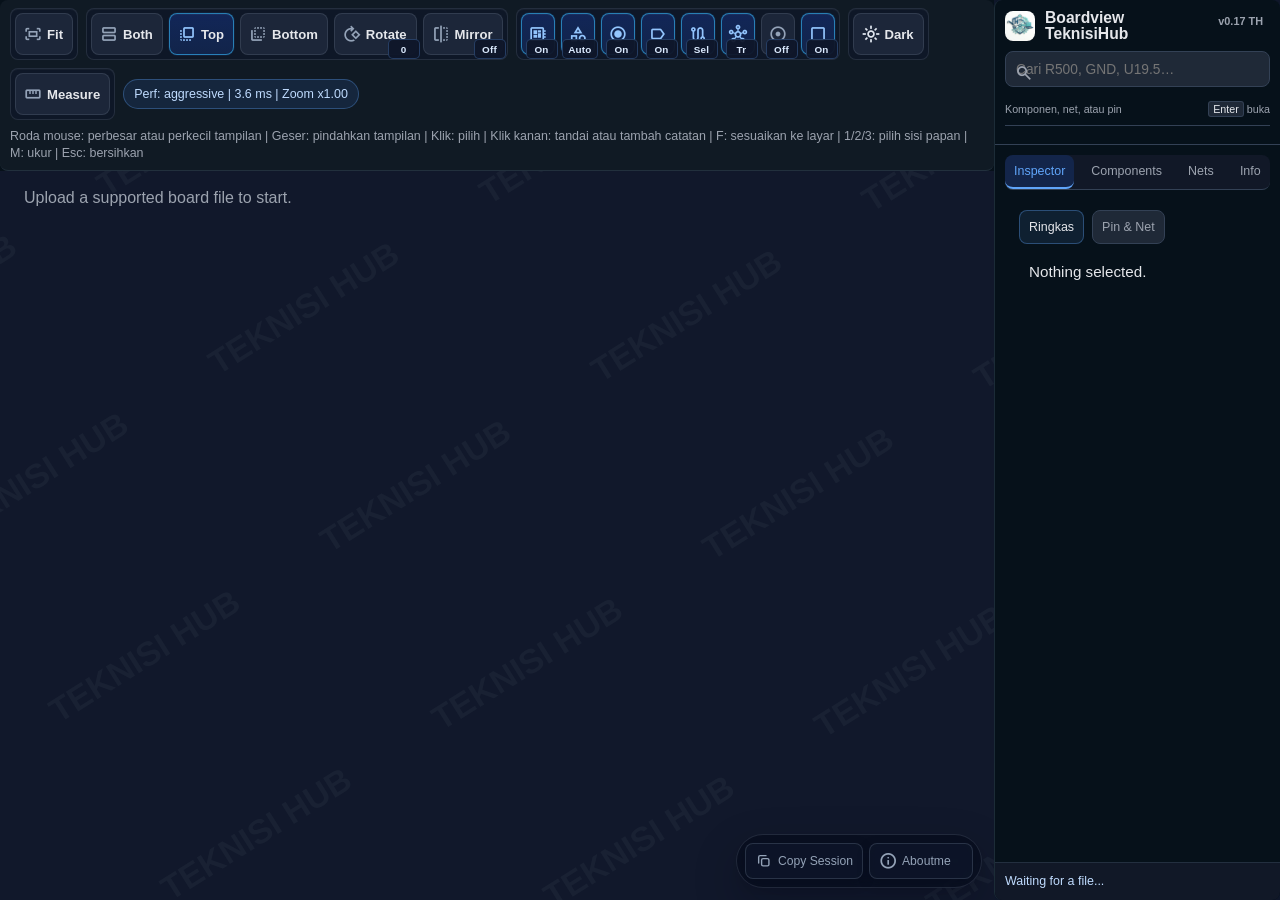
<file: boardview-teknisihub.html>
<!DOCTYPE html>
<html lang="en"><head>
  <meta http-equiv="content-type" content="text/html; charset=UTF-8">
  <meta charset="UTF-8">
  <meta name="viewport" content="width=device-width, initial-scale=1.0">
  <title>Boardview TeknisiHub</title>
  <link rel="preconnect" href="https://fonts.googleapis.com">
  <link rel="preconnect" href="https://fonts.gstatic.com" crossorigin>
  <link href="https://fonts.googleapis.com/css2?family=Material+Symbols+Outlined" rel="stylesheet">
  <link rel="icon" type="image/png" href="./assets/HubLogo.png">
  <link rel="stylesheet" href="./boardview-teknisihub.css?v=202609180017">
</head>
<body data-theme="light" class="is-compact-viewer">

  <div class="app-shell">
    <aside class="sidebar">

      <!-- -- Zone 1: Header + File + Search ------------------------- -->
      <div class="sb-zone-top">
        <div class="sb-brand-row">
          <a href="./index.html?tool=boardviewer" id="app-title" class="app-title-link sb-title-compact">
            <img src="./assets/HubLogo.png" alt="" class="app-title-logo">
            <span id="app-title-label">Boardview TeknisiHub</span>
          </a>
          <div class="sb-brand-actions">
            <span id="version-trigger-btn" class="sidebar-version-text">v-</span>
            <div id="auth-actions" class="auth-actions">
              
                
                <button id="auth-logout-link" type="button" class="topbar-pill small-pill is-hidden">Sign out</button>
              
            </div>
          </div>
        </div>

        <div id="auth-panel" class="auth-panel is-hidden">
          <input id="auth-username" type="text" placeholder="Nama pengguna" autocomplete="username">
          <input id="auth-password" type="password" placeholder="Kata sandi" autocomplete="current-password">
          <div class="muted small">Used for upload requests only.</div>
        </div>
        <div id="login-required-note" class="login-note is-hidden">Sign in required to upload boards.</div>
        

        <div class="sb-search-row" role="search">
          <label class="sr-only" for="search-input">Cari komponen, net, atau pin</label>
          <div class="sb-search-field">
            <span class="material-symbols-outlined sb-search-icon" aria-hidden="true">search</span>
            <input id="search-input" type="text" placeholder="Cari R500, GND, U19.5…" class="sb-search-input" autocomplete="off" autocapitalize="off" spellcheck="false" role="combobox" aria-autocomplete="list" aria-controls="search-results-list" aria-expanded="false" aria-describedby="search-help">
            <button id="search-clear-btn" class="sb-search-clear is-hidden" type="button" aria-label="Bersihkan pencarian" title="Bersihkan pencarian">
              <span class="material-symbols-outlined" aria-hidden="true">close</span>
            </button>
          </div>
          <div id="search-results-popover" class="sb-search-results is-hidden" role="region" aria-label="Hasil pencarian">
            <div class="sb-search-results-head">
              <span id="search-results-title">Hasil pencarian</span>
              <span id="search-result-count" class="muted small">0</span>
            </div>
            <div id="search-results-list" class="sb-search-result-list" role="listbox"></div>
          </div>
          <div id="search-help" class="sb-search-help">
            <span>Komponen, net, atau pin</span>
            <span><kbd>Enter</kbd> buka</span>
          </div>
        </div>

        
        <div class="sb-user-strip">
          <span id="auth-user-display" class="topbar-user">Sam Software</span>
          <span id="auth-role-badge" class="topbar-role-badge">User</span>
        </div>
        
      </div>

      <!-- -- Zone 2: Tabbed panels ----------------------------------- -->
      <div class="sb-tabs-wrap">
        <div class="sb-tab-bar" role="tablist">
          <button class="sb-tab active" id="tab-inspector" data-tab="inspector" type="button" role="tab" aria-selected="true">Inspector</button>
          <button class="sb-tab" id="tab-components" data-tab="components" type="button" role="tab" aria-selected="false">Components</button>
          <button class="sb-tab" id="tab-nets" data-tab="nets" type="button" role="tab" aria-selected="false">Nets</button>
          <button class="sb-tab" id="tab-info" data-tab="info" type="button" role="tab" aria-selected="false">Info</button>
        </div>

        <!-- Inspector tab -->
        <div class="sb-tab-panel" id="tabpanel-inspector" role="tabpanel">
          <div id="upload-note" class="muted small upload-note is-hidden"><span class="upload-note-limits">Max file: 100 MB. Expires after 60 min. Sign-in required.</span><div class="upload-note-formats"><span class="upload-note-formats-label">Supported formats:</span> <span class="upload-note-format-list">.brd | .bdv | .fz | .cad | .gencad | .bv | .bvr | .tvw | .f2b | .gr | .zip (ASC)</span></div><div class="upload-note-asc-hint">ASC requires a ZIP archive with format.asc, parts.asc, pins.asc, nails.asc.</div></div>
          <div class="inspector-mode-tabbar" role="tablist" aria-label="Inspector views">
            <button id="inspector-mode-summary-btn" class="inspector-mode-tab is-active" type="button" aria-selected="true">Ringkas</button>
            <button id="inspector-mode-tables-btn" class="inspector-mode-tab" type="button" aria-selected="false">Pin &amp; Net</button>
          </div>

          <div id="inspector-summary-pane" class="inspector-mode-pane">
            <div id="results" class="results">Nothing selected.</div>
          </div>

          <section id="inspector-linked-data" class="inspector-linked-data inspector-mode-pane is-hidden">
            <div class="inspector-mini-tabbar" role="tablist" aria-label="Inspector data tabs">
              <button id="inspector-panel-part-btn" class="inspector-mini-tab is-active" type="button" data-pane="part" aria-selected="true">Part</button>
              <button id="inspector-panel-net-btn" class="inspector-mini-tab" type="button" data-pane="net" aria-selected="false">Net (0)</button>
            </div>

            <div id="inspector-part-pane" class="inspector-pane" role="tabpanel">
              <div class="inspector-table-head">
                <span id="inspector-part-title" class="muted small">No part selected</span>
                <span id="inspector-pin-count" class="muted small">0 pins</span>
              </div>
              <div class="inspector-table-shell">
                <table class="inspector-grid-table">
                  <thead>
                    <tr>
                      <th>Pin</th>
                      <th>NetName</th>
                      <th>Side</th>
                      <th>Info</th>
                    </tr>
                  </thead>
                  <tbody id="inspector-part-pin-body">
                    <tr><td colspan="4" class="inspector-table-empty">Select a part to see pin and net mapping.</td></tr>
                  </tbody>
                </table>
              </div>
            </div>

            <div id="inspector-net-pane" class="inspector-pane is-hidden" role="tabpanel">
              <div class="inspector-table-head">
                <span id="inspector-net-title" class="muted small">No net selected</span>
                <span id="inspector-net-member-count" class="muted small">0 rows</span>
              </div>
              <div class="inspector-table-shell">
                <table class="inspector-grid-table">
                  <thead>
                    <tr>
                      <th>Side</th>
                      <th>Ref...</th>
                      <th>Pin</th>
                      <th>Info</th>
                    </tr>
                  </thead>
                  <tbody id="inspector-net-member-body">
                    <tr><td colspan="4" class="inspector-table-empty">Select a pin or net to see related connections.</td></tr>
                  </tbody>
                </table>
              </div>
            </div>
          </section>
        </div>

        <!-- Components tab -->
        <div class="sb-tab-panel is-hidden" id="tabpanel-components" role="tabpanel">
          <div class="sb-tab-toolbar">
            <input id="part-filter-input" type="text" placeholder="Saring komponen..." class="sb-filter-input">
            <div class="sb-side-btns">
              <button id="part-side-all-btn" class="active" type="button">All</button>
              <button id="part-side-top-btn" type="button">Top</button>
              <button id="part-side-bottom-btn" type="button">Bottom</button>
            </div>
          </div>
          <div class="sb-list-header">
            <span class="muted small">Components</span>
            <span id="part-count" class="muted small">500 / 2499</span>
          </div>
          <div id="part-list" class="scroll-list sb-full-list"><button type="button" class="list-item part-bottom">PUZ1 <small>bottom | Device1 | 81215_ALERT, 81215_SCLK</small></button><button type="button" class="list-item part-bottom">PU302 <small>bottom | Device2 | +19VB_5V, +5VALWP</small></button><button type="button" class="list-item part-bottom">UC1 <small>bottom | Device3 | +0.6V_A_VREFDQ, +0.6V_B_VREFDQ</small></button><button type="button" class="list-item part-bottom">LM13 <small>bottom | Device4 | TMDS_SNK_ML3_N, TMDS_SNK_ML3_N_R</small></button><button type="button" class="list-item part-bottom">JHDD1 <small>bottom | Device5 | +5VS_HDD1, GND</small></button><button type="button" class="list-item part-bottom">PCZ65 <small>bottom | Device6 | +19VB_CPU, GND</small></button><button type="button" class="list-item part-bottom">PCZ64 <small>bottom | Device7 | +19VB_CPU, GND</small></button><button type="button" class="list-item part-bottom">PCZ58 <small>bottom | Device8 | +19VB_CPU, GND</small></button><button type="button" class="list-item part-bottom">PCZ57 <small>bottom | Device9 | +19VB_CPU, GND</small></button><button type="button" class="list-item part-bottom">PCZ51 <small>bottom | Device10 | +19VB_CPU, GND</small></button><button type="button" class="list-item part-bottom">PCZ50 <small>bottom | Device11 | +19VB_CPU, GND</small></button><button type="button" class="list-item part-bottom">PCZ43 <small>bottom | Device12 | +19VB_CPU, GND</small></button><button type="button" class="list-item part-bottom">PCZ42 <small>bottom | Device13 | +19VB_CPU, GND</small></button><button type="button" class="list-item part-bottom">PCW9 <small>bottom | Device14 | +19VB_1.35VSDGPUP, GND</small></button><button type="button" class="list-item part-bottom">PCW10 <small>bottom | Device15 | +19VB_1.35VSDGPUP, GND</small></button><button type="button" class="list-item part-bottom">PCV5 <small>bottom | Device16 | +19VB_GPU_NVVDD, GND</small></button><button type="button" class="list-item part-bottom">PCV4 <small>bottom | Device17 | +19VB_GPU_NVVDD, GND</small></button><button type="button" class="list-item part-bottom">PCV25 <small>bottom | Device18 | +19VB_GPU_NVVDD, GND</small></button><button type="button" class="list-item part-bottom">PCV24 <small>bottom | Device19 | +19VB_GPU_NVVDD, GND</small></button><button type="button" class="list-item part-bottom">PCV14 <small>bottom | Device20 | +19VB_GPU_NVVDD, GND</small></button><button type="button" class="list-item part-bottom">PCV13 <small>bottom | Device21 | +19VB_GPU_NVVDD, GND</small></button><button type="button" class="list-item part-top">PCP6 <small>top | Device22 | GND, INVPWR_B+</small></button><button type="button" class="list-item part-bottom">PCP5 <small>bottom | Device23 | GND, INVPWR_B+</small></button><button type="button" class="list-item part-bottom">PCP326 <small>bottom | Device24 | GND, INVPWR_B+</small></button><button type="button" class="list-item part-top">PCP2 <small>top | Device25 | +19VB_INVPWR, GND</small></button><button type="button" class="list-item part-top">PCM2 <small>top | Device26 | +19VB_DDR, GND</small></button><button type="button" class="list-item part-bottom">PCH5 <small>bottom | Device27 | +19VB_VCCIOP, GND</small></button><button type="button" class="list-item part-bottom">PCG4 <small>bottom | Device28 | +19VB_CPU, GND</small></button><button type="button" class="list-item part-bottom">PCG3 <small>bottom | Device29 | +19VB_CPU, GND</small></button><button type="button" class="list-item part-top">PCB11 <small>top | Device30 | +19VB_CHG, GND</small></button><button type="button" class="list-item part-top">PCB10 <small>top | Device31 | +19VB_CHG, GND</small></button><button type="button" class="list-item part-bottom">PCA2 <small>bottom | Device32 | +19VB_CPU, GND</small></button><button type="button" class="list-item part-top">PCA1 <small>top | Device33 | +19VB_CPU, GND</small></button><button type="button" class="list-item part-bottom">PC314 <small>bottom | Device34 | +19VB_5V, GND</small></button><button type="button" class="list-item part-bottom">PC305 <small>bottom | Device35 | +19VB_3V, GND</small></button><button type="button" class="list-item part-bottom">PC1013 <small>bottom | Device36 | +19VB_1V5, GND</small></button><button type="button" class="list-item part-top">JUSBC1 <small>top | Device37 | +5V_TYPEC, +PD_CC1</small></button><button type="button" class="list-item part-bottom">PQB04 <small>bottom | Device38 | +16.8V_BATT_CHG, +19VB</small></button><button type="button" class="list-item part-top">PQB03 <small>top | Device39 | +19V_P1, +19V_P2</small></button><button type="button" class="list-item part-bottom">PQW1 <small>bottom | Device40 | +19VB_1.35VSDGPUP, HGATE_1.35VSDGPUP</small></button><button type="button" class="list-item part-top">PQB01 <small>top | Device41 | +19V_P1, +19V_VIN</small></button><button type="button" class="list-item part-bottom">PQW2 <small>bottom | Device42 | GND, LGATE_1.35VSDGPUP</small></button><button type="button" class="list-item part-top">US3 <small>top | Device43 | +2546PWR, +5VALW</small></button><button type="button" class="list-item part-top">UU4 <small>top | Device44 | +1.8V_TBTC_PDLDO, +3VL_TBTC</small></button><button type="button" class="list-item part-bottom">PJP1 <small>bottom | Device45 | +19V_ADPIN, ACIN_LED</small></button><button type="button" class="list-item part-bottom">JCR2 <small>bottom | Device46 | +CR_VDD_3V3, GND</small></button><button type="button" class="list-item part-bottom">UH1 <small>bottom | Device47 | +1.05V_BCLKPLL2, +1.05V_CNV_HVLDO</small></button><button type="button" class="list-item part-bottom">JDIMM1 <small>bottom | Device48 | +0.6VS_VTT, +0.6V_DDR_VREFCA</small></button><button type="button" class="list-item part-bottom">UG7 <small>bottom | Device49 | +1.35VSDGPU, FBB1_VREFC</small></button><button type="button" class="list-item part-bottom">UG4 <small>bottom | Device50 | +1.35VSDGPU, FBA0_VREFC</small></button><button type="button" class="list-item part-bottom">UG5 <small>bottom | Device51 | +1.35VSDGPU, FBA1_VREFC</small></button><button type="button" class="list-item part-bottom">UG6 <small>bottom | Device52 | +1.35VSDGPU, FBB0_VREFC</small></button><button type="button" class="list-item part-bottom">JWLAN1 <small>bottom | Device53 | +3VS_WLAN, BT_ON</small></button><button type="button" class="list-item part-bottom">JIO1 <small>bottom | Device54 | +3VS, +5VALW</small></button><button type="button" class="list-item part-bottom">JKB1 <small>bottom | Device55 | +5VS, GND</small></button><button type="button" class="list-item part-bottom">JHDMI1 <small>bottom | Device56 | +5V_HDMI, GND</small></button><button type="button" class="list-item part-bottom">JRJ45 <small>bottom | Device57 | LANGND, RJ45_RX1+</small></button><button type="button" class="list-item part-bottom">UH2 <small>bottom | Device58 | +3V_SPI, GND</small></button><button type="button" class="list-item part-top">UC5 <small>top | Device59 | +1.05VALW, +1.05VS_VCCSTG</small></button><button type="button" class="list-item part-top">UC6 <small>top | Device60 | +1.2V_VCCSFR_OC_OUT, +1.2V_VDDQ_CPU</small></button><button type="button" class="list-item part-top">QC11 <small>top | Device61 | EC_RTC_RST, GND</small></button><button type="button" class="list-item part-top">Q7 <small>top | Device62 | +3VS, EC_SMB_CK2</small></button><button type="button" class="list-item part-top">QC9 <small>top | Device63 | +3VS, EC_SMB_CK2</small></button><button type="button" class="list-item part-top">QC10 <small>top | Device64 | +3V_PCH_PRIM, I2C_0_SCL</small></button><button type="button" class="list-item part-top">QC7 <small>top | Device65 | +3V_PCH_PRIM, PCH_SMBCLK</small></button><button type="button" class="list-item part-top">QC8 <small>top | Device66 | +3VS, PCH_SMBCLK</small></button><button type="button" class="list-item part-top">QV7 <small>top | Device67 | GND, N21819668</small></button><button type="button" class="list-item part-bottom">JKBL1 <small>bottom | Device68 | +5VS_KBL, GND</small></button><button type="button" class="list-item part-bottom">QG17 <small>bottom | Device69 | GND, GPUCORE_EN</small></button><button type="button" class="list-item part-top">QS1 <small>top | Device70 | GND, N25359800</small></button><button type="button" class="list-item part-bottom">PUF1 <small>bottom | Device71 | 1.0VSDGP_ON, 1VSDGPU_PG</small></button><button type="button" class="list-item part-top">PU2501 <small>top | Device72 | EN_2.5V, FB_2.5V</small></button><button type="button" class="list-item part-top">UV1 <small>top | Device73 | FB_3V_LCDVDD, GND</small></button><button type="button" class="list-item part-bottom">UG8 <small>bottom | Device74 | +1.8VSDGPU_AON, +1.8VSDGPU_MAIN</small></button><button type="button" class="list-item part-bottom">UG10 <small>bottom | Device75 | +3VS, 1.8VSDGPU_MAIN</small></button><button type="button" class="list-item part-top">UH3 <small>top | Device76 | +3VS, GND</small></button><button type="button" class="list-item part-bottom">UG28 <small>bottom | Device77 | +1.8VSDGPU_AON, GND</small></button><button type="button" class="list-item part-bottom">UG29 <small>bottom | Device78 | +1.8VSDGPU_AON, DP_HPD</small></button><button type="button" class="list-item part-bottom">UG2 <small>bottom | Device79 | DGPU_HOLD_RST#, GND</small></button><button type="button" class="list-item part-top">PD1 <small>top | Device80 | +19V_ADPIN, ADP_SIGNAL</small></button><button type="button" class="list-item part-bottom">PD2 <small>bottom | Device81 | ACIN_LED, CHARGE_LED</small></button><button type="button" class="list-item part-top">DU13 <small>top | Device82 | +5V_TYPEC, GND</small></button><button type="button" class="list-item part-bottom">QG3 <small>bottom | Device83 | FBA_VREFC_R, GND</small></button><button type="button" class="list-item part-bottom">QG55 <small>bottom | Device84 | GND, HDMI_HPD_GPU#</small></button><button type="button" class="list-item part-bottom">QG56 <small>bottom | Device85 | DP_HPD_GPU#, GND</small></button><button type="button" class="list-item part-bottom">QG4 <small>bottom | Device86 | FBB_VREFC_R, GND</small></button><button type="button" class="list-item part-top">RH273 <small>top | Device87 | GND, PCH_GPP_J11</small></button><button type="button" class="list-item part-bottom">RV46 <small>bottom | Device88 | TMDS_SNK_ML3_N, TMDS_SNK_ML3_P</small></button><button type="button" class="list-item part-bottom">RV45 <small>bottom | Device89 | TMDS_SNK_ML0_N, TMDS_SNK_ML0_P</small></button><button type="button" class="list-item part-bottom">RV44 <small>bottom | Device90 | TMDS_SNK_ML1_N, TMDS_SNK_ML1_P</small></button><button type="button" class="list-item part-bottom">RV43 <small>bottom | Device91 | TMDS_SNK_ML2_N, TMDS_SNK_ML2_P</small></button><button type="button" class="list-item part-bottom">RT1115 <small>bottom | Device92 | +3VS_MUX, MUX_HPD</small></button><button type="button" class="list-item part-bottom">RT839 <small>bottom | Device93 | MUX_HPD, PCH_DP1_HPD</small></button><button type="button" class="list-item part-top">RH260 <small>top | Device94 | +3VALW, N16983076</small></button><button type="button" class="list-item part-bottom">RH200 <small>bottom | Device95 | GND, PM_SLP_A#</small></button><button type="button" class="list-item part-bottom">RH202 <small>bottom | Device96 | +3V_1.8V_PGPPHK, GPP_K18</small></button><button type="button" class="list-item part-bottom">RH203 <small>bottom | Device97 | +3V_1.8V_PGPPHK, GPP_K19</small></button><button type="button" class="list-item part-bottom">RA14 <small>bottom | Device98 | GNDA, LDO1_CAP</small></button><button type="button" class="list-item part-top">RA11 <small>top | Device99 | HPOUT_L, HP_OUTL</small></button><button type="button" class="list-item part-top">RA4 <small>top | Device100 | +MIC2_VREFO, INT_MIC_R</small></button><button type="button" class="list-item part-top">RA54 <small>top | Device101 | +3VS, EC_AMP_EAPD</small></button><button type="button" class="list-item part-top">RA12 <small>top | Device102 | HDA_SDIN0, HDA_SDIN0_R</small></button><button type="button" class="list-item part-top">RA9 <small>top | Device103 | HPOUT_R, HP_OUTR</small></button><button type="button" class="list-item part-top">RA20 <small>top | Device104 | GND, N24337743</small></button><button type="button" class="list-item part-top">RA19 <small>top | Device105 | N24337743, PC_BEEP_R</small></button><button type="button" class="list-item part-top">RA25 <small>top | Device106 | +3VDS_AUDIO, N24338104</small></button><button type="button" class="list-item part-top">RA26 <small>top | Device107 | +3VDS_AUDIO, PDB</small></button><button type="button" class="list-item part-top">RA16 <small>top | Device108 | +DVDD, PLUG_IN#_R</small></button><button type="button" class="list-item part-top">RA15 <small>top | Device109 | GND, PDB</small></button><button type="button" class="list-item part-top">RG200 <small>top | Device110 | +3VALW_EC, EC_VCIN1_AC_BYPASS</small></button><button type="button" class="list-item part-top">RT809 <small>top | Device111 | GND, MUX_AMSEL_R</small></button><button type="button" class="list-item part-bottom">RT813 <small>bottom | Device112 | +3VS_MUX, MUX_DP_EQ0</small></button><button type="button" class="list-item part-top">RT808 <small>top | Device113 | GND, MUX_POL_R</small></button><button type="button" class="list-item part-bottom">RT854 <small>bottom | Device114 | GND, MUX_USB3_EQ1</small></button><button type="button" class="list-item part-bottom">RT853 <small>bottom | Device115 | +3VS_MUX, MUX_USB3_EQ1</small></button><button type="button" class="list-item part-bottom">RT855 <small>bottom | Device116 | GND, MUX_USB3_EQ1</small></button><button type="button" class="list-item part-top">RT859 <small>top | Device117 | +3VS_MUX, MUX_CAD_SNK</small></button><button type="button" class="list-item part-top">RT816 <small>top | Device118 | DPE_AUXP_SUB2, GND</small></button><button type="button" class="list-item part-top">RT807 <small>top | Device119 | +3VS_MUX, GPU_DPE_AUXN_C</small></button><button type="button" class="list-item part-bottom">RT846 <small>bottom | Device120 | GND, MUX_SS_EQ0</small></button><button type="button" class="list-item part-bottom">RT841 <small>bottom | Device121 | +3VS_MUX, MUX_SS_EQ0</small></button><button type="button" class="list-item part-bottom">RT845 <small>bottom | Device122 | GND, MUX_SS_EQ0</small></button><button type="button" class="list-item part-bottom">RT858 <small>bottom | Device123 | GND, MUX_I2C_EN</small></button><button type="button" class="list-item part-bottom">RT818 <small>bottom | Device124 | GND, MUX_DP_EQ0</small></button><button type="button" class="list-item part-bottom">RT856 <small>bottom | Device125 | +3VS_MUX, MUX_I2C_EN</small></button><button type="button" class="list-item part-bottom">RT857 <small>bottom | Device126 | GND, MUX_I2C_EN</small></button><button type="button" class="list-item part-bottom">RT817 <small>bottom | Device127 | GND, MUX_DP_EQ0</small></button><button type="button" class="list-item part-top">RT812 <small>top | Device128 | GND, GPU_DPE_AUXP_C</small></button><button type="button" class="list-item part-top">RT810 <small>top | Device129 | GND, MUX_EN_R</small></button><button type="button" class="list-item part-top">RT1114 <small>top | Device130 | GND, USB3_DPE_MRX_C_DTX_N2</small></button><button type="button" class="list-item part-top">RT1113 <small>top | Device131 | GND, USB3_DPE_MRX_C_DTX_P2</small></button><button type="button" class="list-item part-top">RT1111 <small>top | Device132 | GND, USB3_DPE_MRX_C_DTX_P1</small></button><button type="button" class="list-item part-top">RT1112 <small>top | Device133 | GND, USB3_DPE_MRX_C_DTX_N1</small></button><button type="button" class="list-item part-top">RT815 <small>top | Device134 | DPE_AUXN_SUB1, GND</small></button><button type="button" class="list-item part-top">RT860 <small>top | Device135 | GND, MUX_CAD_SNK</small></button><button type="button" class="list-item part-top">RT847 <small>top | Device136 | +3VS_MUX, MUX_SS_EQ1</small></button><button type="button" class="list-item part-top">RT838 <small>top | Device137 | GND, MUX_DP_EQ1</small></button><button type="button" class="list-item part-top">RT848 <small>top | Device138 | GND, MUX_SS_EQ1</small></button><button type="button" class="list-item part-top">RT849 <small>top | Device139 | GND, MUX_SS_EQ1</small></button><button type="button" class="list-item part-top">RT840 <small>top | Device140 | GND, MUX_DP_EQ1</small></button><button type="button" class="list-item part-top">RT814 <small>top | Device141 | +3VS_MUX, MUX_DP_EQ1</small></button><button type="button" class="list-item part-bottom">RT851 <small>bottom | Device142 | GND, MUX_USB3_EQ0</small></button><button type="button" class="list-item part-bottom">RT850 <small>bottom | Device143 | +3VS_MUX, MUX_USB3_EQ0</small></button><button type="button" class="list-item part-bottom">RT852 <small>bottom | Device144 | GND, MUX_USB3_EQ0</small></button><button type="button" class="list-item part-bottom">RV8 <small>bottom | Device145 | TMDS_SNK_ML2_P, TMDS_SNK_ML2_P_R</small></button><button type="button" class="list-item part-bottom">RV10 <small>bottom | Device146 | TMDS_SNK_ML1_P, TMDS_SNK_ML1_P_R</small></button><button type="button" class="list-item part-bottom">RV12 <small>bottom | Device147 | TMDS_SNK_ML1_N, TMDS_SNK_ML1_N_R</small></button><button type="button" class="list-item part-bottom">RV9 <small>bottom | Device148 | TMDS_SNK_ML2_N, TMDS_SNK_ML2_N_R</small></button><button type="button" class="list-item part-bottom">RV13 <small>bottom | Device149 | TMDS_SNK_ML0_P, TMDS_SNK_ML0_P_R</small></button><button type="button" class="list-item part-bottom">RV15 <small>bottom | Device150 | TMDS_SNK_ML0_N, TMDS_SNK_ML0_N_R</small></button><button type="button" class="list-item part-bottom">RH11 <small>bottom | Device151 | GND, GPD_7</small></button><button type="button" class="list-item part-bottom">RH12 <small>bottom | Device152 | +3VALW, GPD_7</small></button><button type="button" class="list-item part-bottom">RH153 <small>bottom | Device153 | CPU_GPIOB21, GND</small></button><button type="button" class="list-item part-bottom">RH154 <small>bottom | Device154 | +3VS, CPU_GPIOB21</small></button><button type="button" class="list-item part-bottom">RH182 <small>bottom | Device155 | +3V_PCH_PRIM, EC_PCIE_WAKE#_CPU</small></button><button type="button" class="list-item part-bottom">RH194 <small>bottom | Device156 | +3V_PCH_PRIM, HDDHALT_LED#</small></button><button type="button" class="list-item part-bottom">RH224 <small>bottom | Device157 | +3V_PCH_PRIM, PCH_SML0DATA</small></button><button type="button" class="list-item part-bottom">RH225 <small>bottom | Device158 | +3V_PCH_PRIM, PCH_SML0CLK</small></button><button type="button" class="list-item part-bottom">RH63 <small>bottom | Device159 | +3V_PCH_PRIM, PCH_SML1ALERT#</small></button><button type="button" class="list-item part-bottom">RH94 <small>bottom | Device160 | +3VS, GSPI0_MOSI</small></button><button type="button" class="list-item part-bottom">RH95 <small>bottom | Device161 | +3V_PCH_PRIM, SMBALERT#</small></button><button type="button" class="list-item part-bottom">RH97 <small>bottom | Device162 | +3V_PCH_PRIM, PCH_SML0ALERT#</small></button><button type="button" class="list-item part-top">RC370 <small>top | Device163 | EN_1.0V_VCCSTU, SYSON</small></button><button type="button" class="list-item part-bottom">RH271 <small>bottom | Device164 | BT_ON, BT_ON_R</small></button><button type="button" class="list-item part-top">RH272 <small>top | Device165 | BT_ON, N30629862</small></button><button type="button" class="list-item part-top">PH2 <small>top | Device166 | ECAGND, VCIN1_PH</small></button><button type="button" class="list-item part-bottom">RR6 <small>bottom | Device167 | SD_CLK, SD_CLK_R</small></button><button type="button" class="list-item part-bottom">RH259 <small>bottom | Device168 | PCH_SPI_CS#0, PCH_SPI_CS#0_R</small></button><button type="button" class="list-item part-top">RH263 <small>top | Device169 | +3VALW, +3V_USB2</small></button><button type="button" class="list-item part-top">RWL5 <small>top | Device170 | N29905583, SUSCLK</small></button><button type="button" class="list-item part-top">RH91 <small>top | Device171 | +3V_PCH_PRIM, +3V_USB2</small></button><button type="button" class="list-item part-top">R5808 <small>top | Device172 | I2C_INT#, TP_INT#_EC</small></button><button type="button" class="list-item part-top">RC374 <small>top | Device173 | +1.2V_VCCPLL_OC, +1.2V_VCCSFR_OC_OUT</small></button><button type="button" class="list-item part-top">PR22 <small>top | Device174 | +16.8V_BATT+, N23332925</small></button><button type="button" class="list-item part-top">RK34 <small>top | Device175 | GND, SWTRAP</small></button><button type="button" class="list-item part-top">RH27 <small>top | Device176 | CLKOUT_LPC0, CLK_PCI_LPC</small></button><button type="button" class="list-item part-top">RH67 <small>top | Device177 | +3V_1.8V_PGPPA, EC_KBRST#</small></button><button type="button" class="list-item part-top">RH155 <small>top | Device178 | +3V_1.8V_PGPPA, DGPU_SEL1</small></button><button type="button" class="list-item part-top">RH156 <small>top | Device179 | DGPU_SEL1, GND</small></button><button type="button" class="list-item part-top">RH207 <small>top | Device180 | +3VS, CLKREQ_PCIE#2</small></button><button type="button" class="list-item part-top">RH181 <small>top | Device181 | +3V_1.8V_PGPPA, ACCEL_INT#</small></button><button type="button" class="list-item part-top">RH44 <small>top | Device182 | +3V_1.8V_PGPPA, PM_CLKRUN#</small></button><button type="button" class="list-item part-top">RH169 <small>top | Device183 | +3V_1.8V_PGPPA, PIRQA#</small></button><button type="button" class="list-item part-top">RH45 <small>top | Device184 | +3VALW_DSW, AC_PRESENT_R</small></button><button type="button" class="list-item part-top">RH197 <small>top | Device185 | GND, PM_SLP_S3#</small></button><button type="button" class="list-item part-top">RH198 <small>top | Device186 | GND, PM_SLP_S4#</small></button><button type="button" class="list-item part-top">RH211 <small>top | Device187 | +3VALW_DSW, LAN_WAKE#</small></button><button type="button" class="list-item part-top">RH41 <small>top | Device188 | +3VALW_DSW, PM_BATLOW#</small></button><button type="button" class="list-item part-top">RH210 <small>top | Device189 | GND, PCH_PWROK</small></button><button type="button" class="list-item part-top">RH212 <small>top | Device190 | GND, PCH_RSMRST#</small></button><button type="button" class="list-item part-top">RH50 <small>top | Device191 | GND, PCH_DPWROK_R</small></button><button type="button" class="list-item part-top">RH64 <small>top | Device192 | +3V_1.8V_PGPPA, SERIRQ</small></button><button type="button" class="list-item part-top">RH255 <small>top | Device193 | +3V_1.8V_PGPPA, SIZE_SEL</small></button><button type="button" class="list-item part-top">RH256 <small>top | Device194 | GND, SIZE_SEL</small></button><button type="button" class="list-item part-top">RH257 <small>top | Device195 | +3V_1.8V_PGPPA, DGPU_SEL0</small></button><button type="button" class="list-item part-top">RH258 <small>top | Device196 | DGPU_SEL0, GND</small></button><button type="button" class="list-item part-top">RC393 <small>top | Device197 | EC_RTC_RST, GND</small></button><button type="button" class="list-item part-top">RH252 <small>top | Device198 | EC_RTC_RST, N25261682</small></button><button type="button" class="list-item part-top">RH98 <small>top | Device199 | +3V_SPI, PCH_SPI_SI</small></button><button type="button" class="list-item part-top">RH218 <small>top | Device200 | +3V_PCH_PRIM, USB_OC4#</small></button><button type="button" class="list-item part-top">RH219 <small>top | Device201 | +3V_PCH_PRIM, USB_OC5#</small></button><button type="button" class="list-item part-top">RH220 <small>top | Device202 | +3V_PCH_PRIM, USB_OC6#</small></button><button type="button" class="list-item part-top">RH221 <small>top | Device203 | +3V_PCH_PRIM, USB_OC7#</small></button><button type="button" class="list-item part-top">RH171 <small>top | Device204 | +3VALW_DSW, WAKE#</small></button><button type="button" class="list-item part-top">RH199 <small>top | Device205 | GND, PM_SLP_S5#</small></button><button type="button" class="list-item part-top">RH47 <small>top | Device206 | +3VALW_DSW, PBTN_OUT#_R</small></button><button type="button" class="list-item part-bottom">RH39 <small>bottom | Device207 | +1.2V_VDDQ, DRAM_RESET#</small></button><button type="button" class="list-item part-top">RH32 <small>top | Device208 | +3VL_RTC, PCH_RTCRST#</small></button><button type="button" class="list-item part-bottom">RH19 <small>bottom | Device209 | PCH_RTCX1, PCH_RTCX2</small></button><button type="button" class="list-item part-top">RH6 <small>top | Device210 | +3VL_RTC, SM_INTRUDER#</small></button><button type="button" class="list-item part-top">RH31 <small>top | Device211 | +3VL_RTC, PCH_SRTCRST#</small></button><button type="button" class="list-item part-bottom">RH175 <small>bottom | Device212 | +3V_SPI, PCH_SPI_CS#0</small></button><button type="button" class="list-item part-bottom">RH204 <small>bottom | Device213 | GND, PCH_ENBKL</small></button><button type="button" class="list-item part-bottom">RH193 <small>bottom | Device214 | DGPU_HOLD_RST#, GND</small></button><button type="button" class="list-item part-bottom">RG406 <small>bottom | Device215 | GND, GPU_DPE_AUXN</small></button><button type="button" class="list-item part-bottom">RG405 <small>bottom | Device216 | GND, GPU_DPE_AUXP</small></button><button type="button" class="list-item part-bottom">RG72 <small>bottom | Device217 | FBB1_ZQ3, GND</small></button><button type="button" class="list-item part-bottom">RG71 <small>bottom | Device218 | GND, N113273868</small></button><button type="button" class="list-item part-bottom">RG98 <small>bottom | Device219 | FBB_CLKA1#, N121271857</small></button><button type="button" class="list-item part-bottom">RG52 <small>bottom | Device220 | FBA0_VREFC, GND</small></button><button type="button" class="list-item part-bottom">RG51 <small>bottom | Device221 | FBA0_VREFC, FBA_VREFC_R</small></button><button type="button" class="list-item part-bottom">RG58 <small>bottom | Device222 | FBA0_ZQ1, GND</small></button><button type="button" class="list-item part-bottom">RG57 <small>bottom | Device223 | GND, N113204609</small></button><button type="button" class="list-item part-bottom">RG97 <small>bottom | Device224 | FBB_CLKA1, N121271857</small></button><button type="button" class="list-item part-bottom">RG50 <small>bottom | Device225 | +1.35VSDGPU, FBA0_VREFC</small></button><button type="button" class="list-item part-bottom">RG95 <small>bottom | Device226 | FBA_CLKA0#, N121269248</small></button><button type="button" class="list-item part-bottom">RG63 <small>bottom | Device227 | FBA_CLKA0, N121269248</small></button><button type="button" class="list-item part-top">RH147 <small>top | Device228 | +1.8V_PRIM, +3V_1.8V_PGPPEF</small></button><button type="button" class="list-item part-top">RH150 <small>top | Device229 | +1.8V_PRIM, +3V_1.8V_PGPPA</small></button><button type="button" class="list-item part-top">RG49 <small>top | Device230 | FB_CAL_TERM_GND, GND</small></button><button type="button" class="list-item part-top">RG9 <small>top | Device231 | GND, XTAL_OUTBUFF</small></button><button type="button" class="list-item part-top">RG48 <small>top | Device232 | FB_CAL_PU_GND, GND</small></button><button type="button" class="list-item part-top">RG47 <small>top | Device233 | +1.35VSDGPU, FB_CAL_PD_VDDQ</small></button><button type="button" class="list-item part-bottom">RG59 <small>bottom | Device234 | GND, N113204452</small></button><button type="button" class="list-item part-top">RG87 <small>top | Device235 | +1.35VSDGPU, FBA_CMD14</small></button><button type="button" class="list-item part-top">RG89 <small>top | Device236 | FBA_CMD13, GND</small></button><button type="button" class="list-item part-top">RG90 <small>top | Device237 | FBA_CMD29, GND</small></button><button type="button" class="list-item part-top">RG88 <small>top | Device238 | +1.35VSDGPU, FBA_CMD30</small></button><button type="button" class="list-item part-top">R5238 <small>top | Device239 | MUTE_LED, N99531586</small></button><button type="button" class="list-item part-bottom">RG55 <small>bottom | Device240 | +1.35VSDGPU, N113205003</small></button><button type="button" class="list-item part-top">R5242 <small>top | Device241 | +3V_LID, LID_SW#_OUT</small></button><button type="button" class="list-item part-top">RG60 <small>top | Device242 | GND, N113204711</small></button><button type="button" class="list-item part-top">RG404 <small>top | Device243 | GND, N26573576</small></button><button type="button" class="list-item part-bottom">RV135 <small>bottom | Device244 | +3VS, N28452300</small></button><button type="button" class="list-item part-top">R5285 <small>top | Device245 | +3VS, SMB_DA2</small></button><button type="button" class="list-item part-top">R5284 <small>top | Device246 | +3VS, SMB_CK2</small></button><button type="button" class="list-item part-bottom">RV136 <small>bottom | Device247 | +3VS, N28452491</small></button><button type="button" class="list-item part-bottom">RG56 <small>bottom | Device248 | FBA1_VREFC, GND</small></button><button type="button" class="list-item part-bottom">RG53 <small>bottom | Device249 | +1.35VSDGPU, FBA1_VREFC</small></button><button type="button" class="list-item part-bottom">RG61 <small>bottom | Device250 | FBA1_ZQ3, GND</small></button><button type="button" class="list-item part-bottom">RG54 <small>bottom | Device251 | FBA1_VREFC, FBA_VREFC_R</small></button><button type="button" class="list-item part-bottom">RG42 <small>bottom | Device252 | GND, TESTMODE</small></button><button type="button" class="list-item part-bottom">RG43 <small>bottom | Device253 | GND, JTAG_RST</small></button><button type="button" class="list-item part-bottom">RG10 <small>bottom | Device254 | GND, PEX_TREMP</small></button><button type="button" class="list-item part-bottom">RG62 <small>bottom | Device255 | FBA_CLKA1#, N121271262</small></button><button type="button" class="list-item part-bottom">RG96 <small>bottom | Device256 | FBA_CLKA1, N121271262</small></button><button type="button" class="list-item part-bottom">RG381 <small>bottom | Device257 | GND, N125363899</small></button><button type="button" class="list-item part-bottom">PRZ4 <small>bottom | Device258 | CSN_1PH, CSN_1PH_R</small></button><button type="button" class="list-item part-bottom">PRZ2 <small>bottom | Device259 | CSP_1PH, N28153073</small></button><button type="button" class="list-item part-top">PRZ42 <small>top | Device260 | FB_2PH, N27182711</small></button><button type="button" class="list-item part-bottom">PRZ46 <small>bottom | Device261 | CSCOMP_2PH, N28152958</small></button><button type="button" class="list-item part-bottom">PRZ41 <small>bottom | Device262 | DIFFOUT_2PH, FB_2PH</small></button><button type="button" class="list-item part-bottom">PRZ39 <small>bottom | Device263 | DIFFOUT_2PH, N28185893</small></button><button type="button" class="list-item part-bottom">PRZ28 <small>bottom | Device264 | N28154016, VSN_4PH</small></button><button type="button" class="list-item part-bottom">PRZ36 <small>bottom | Device265 | DIFFOUT_4PH, FB_4PH</small></button><button type="button" class="list-item part-bottom">PRZ35 <small>bottom | Device266 | FB_4PH, N28185971</small></button><button type="button" class="list-item part-top">PRZ38 <small>top | Device267 | COMP_4PH, N28153954</small></button><button type="button" class="list-item part-top">PRZ16 <small>top | Device268 | N21917296, N29227301</small></button><button type="button" class="list-item part-bottom">PRZ10 <small>bottom | Device269 | N21917236, VSN_1PH</small></button><button type="button" class="list-item part-top">PRZ12 <small>top | Device270 | N21917296, VSP_1PH</small></button><button type="button" class="list-item part-top">PRZ7 <small>top | Device271 | +1.05V_VCCST, CPU_SVID_ALERT#_R</small></button><button type="button" class="list-item part-top">PRZ18 <small>top | Device272 | +3VS, VR_PWRGD</small></button><button type="button" class="list-item part-bottom">PRZ17 <small>bottom | Device273 | 81215_SCLK, CPU_SVID_CLK_R</small></button><button type="button" class="list-item part-bottom">PRZ24 <small>bottom | Device274 | GND, PWM1_1PH/ICCMAX1</small></button><button type="button" class="list-item part-top">PRZ8 <small>top | Device275 | +1.05V_VCCST, CPU_SVID_CLK_R</small></button><button type="button" class="list-item part-bottom">PRZ32 <small>bottom | Device276 | N28152235, VSN_2PH</small></button><button type="button" class="list-item part-bottom">PRZ14 <small>bottom | Device277 | 81215_VR_HOT, VR_HOT#</small></button><button type="button" class="list-item part-top">PRZ6 <small>top | Device278 | +1.05V_VCCST, CPU_SVID_DAT_R</small></button><button type="button" class="list-item part-bottom">PRZ21 <small>bottom | Device279 | 81215_SDIO, CPU_SVID_DAT_R</small></button><button type="button" class="list-item part-top">PRZ5 <small>top | Device280 | +1.05V_VCCST, VR_HOT#</small></button><button type="button" class="list-item part-bottom">PRZ67 <small>bottom | Device281 | CSP2_4PH, SW2_4PH</small></button><button type="button" class="list-item part-bottom">PRZ70 <small>bottom | Device282 | CSP3_4PH, SW3_4PH</small></button><button type="button" class="list-item part-bottom">PRZ69 <small>bottom | Device283 | CSP2_4PH, CSREF_4PH</small></button><button type="button" class="list-item part-bottom">PRZ71 <small>bottom | Device284 | CSP3_4PH, CSREF_4PH</small></button><button type="button" class="list-item part-top">PRZ64 <small>top | Device285 | GND, PWM4_4PH/ROSCM</small></button><button type="button" class="list-item part-top">PRZ58 <small>top | Device286 | GND, PWM1_2PH/ICCMAX2</small></button><button type="button" class="list-item part-top">PRZ62 <small>top | Device287 | GND, PWM2_4PH/ADDR</small></button><button type="button" class="list-item part-bottom">PRZ50 <small>bottom | Device288 | CSSUM_2PH, N28152958</small></button><button type="button" class="list-item part-bottom">PRZ44 <small>bottom | Device289 | CSCOMP_2PH, ILIM_2PH</small></button><button type="button" class="list-item part-bottom">PRZ66 <small>bottom | Device290 | CSP1_2PH, SW1_2PH</small></button><button type="button" class="list-item part-bottom">PRZ47 <small>bottom | Device291 | +5VALW, N52218840</small></button><button type="button" class="list-item part-top">RC1 <small>top | Device292 | +0.95VS_VCCIO, DP_RCOMP</small></button><button type="button" class="list-item part-top">PRZ49 <small>top | Device293 | CSSUM_4PH, N28154283</small></button><button type="button" class="list-item part-bottom">PRZ59 <small>bottom | Device294 | CSP1_4PH, SW1_4PH</small></button><button type="button" class="list-item part-bottom">PRZ60 <small>bottom | Device295 | CSP1_4PH, CSREF_4PH</small></button><button type="button" class="list-item part-bottom">PRZ43 <small>bottom | Device296 | CSCOMP_4PH, ILIM_4PH</small></button><button type="button" class="list-item part-bottom">PRZ45 <small>bottom | Device297 | CSCOMP_4PH, N28154283</small></button><button type="button" class="list-item part-top">PRZ22 <small>top | Device298 | GND, N28180064</small></button><button type="button" class="list-item part-top">PRZ37 <small>top | Device299 | GND, N23572335</small></button><button type="button" class="list-item part-top">PRZ20 <small>top | Device300 | GND, ILIM_1PH</small></button><button type="button" class="list-item part-top">PRZ13 <small>top | Device301 | GND, IMON_1PH</small></button><button type="button" class="list-item part-top">PRZ40 <small>top | Device302 | GND, N28152465</small></button><button type="button" class="list-item part-bottom">PHZ2 <small>bottom | Device303 | CSN_1PH, N28153073</small></button><button type="button" class="list-item part-bottom">PRZ73 <small>bottom | Device304 | CSP4_4PH, SW4_4PH</small></button><button type="button" class="list-item part-bottom">PRZ76 <small>bottom | Device305 | CSP4_4PH, CSREF_4PH</small></button><button type="button" class="list-item part-bottom">PRZ55 <small>bottom | Device306 | +19VB_CPU, N28152401</small></button><button type="button" class="list-item part-bottom">PRZ77 <small>bottom | Device307 | GND, N22096717</small></button><button type="button" class="list-item part-top">PRZ61 <small>top | Device308 | GND, PWM1_4PH/ICCMAX4</small></button><button type="button" class="list-item part-bottom">PRZ78 <small>bottom | Device309 | GND, N22086953</small></button><button type="button" class="list-item part-bottom">PRZ65 <small>bottom | Device310 | GND, PWM2_2PH/ROSC1</small></button><button type="button" class="list-item part-bottom">PRZ57 <small>bottom | Device311 | GND, N28152469</small></button><button type="button" class="list-item part-bottom">PRZ63 <small>bottom | Device312 | GND, PWM3_4PH/VBOOT</small></button><button type="button" class="list-item part-bottom">PRZ72 <small>bottom | Device313 | +5VALW, CSP4_4PH</small></button><button type="button" class="list-item part-top">R5237 <small>top | Device314 | CAP_LOCK#, N99531588</small></button><button type="button" class="list-item part-top">RH205 <small>top | Device315 | +3VS, CLKREQ_PCIE#5</small></button><button type="button" class="list-item part-top">RH208 <small>top | Device316 | +3VS, CLKREQ_PCIE#3</small></button><button type="button" class="list-item part-top">RH206 <small>top | Device317 | +3VS, CLKREQ_PCIE#1</small></button><button type="button" class="list-item part-top">RH192 <small>top | Device318 | +3V_PCH_PRIM, GPU_EVENT#_R</small></button><button type="button" class="list-item part-bottom">RH3 <small>bottom | Device319 | +3V_SPI, PCH_SPI_WP#_R</small></button><button type="button" class="list-item part-bottom">RH239 <small>bottom | Device320 | PCH_SPI_WP#, PCH_SPI_WP#_R</small></button><button type="button" class="list-item part-bottom">RH242 <small>bottom | Device321 | EC_SPICS#, PCH_SPI_CS#0</small></button><button type="button" class="list-item part-bottom">RH237 <small>bottom | Device322 | PCH_SPI_SO, PCH_SPI_SO_R</small></button><button type="button" class="list-item part-top">RC2 <small>top | Device323 | CPU_DISPA_SDI, CPU_DISPA_SDI_R</small></button><button type="button" class="list-item part-bottom">PRF6 <small>bottom | Device324 | FB_+1.0VSDGP, GND</small></button><button type="button" class="list-item part-bottom">PRF2 <small>bottom | Device325 | +3VS, 1VSDGPU_PG</small></button><button type="button" class="list-item part-bottom">RC20 <small>bottom | Device326 | +1.05V_VCCST, EC_VCCST_PG_R</small></button><button type="button" class="list-item part-bottom">RC21 <small>bottom | Device327 | EC_VCCST_PG, EC_VCCST_PG_R</small></button><button type="button" class="list-item part-bottom">PRF3 <small>bottom | Device328 | LX_+1.0VSDGP, N80922387</small></button><button type="button" class="list-item part-top">R5802 <small>top | Device329 | GND, GS_SDO_SA0</small></button><button type="button" class="list-item part-bottom">RH243 <small>bottom | Device330 | EC_SPICLK, PCH_SPI_CLK_R</small></button><button type="button" class="list-item part-bottom">RH2 <small>bottom | Device331 | PCH_SPI_CLK, PCH_SPI_CLK_R</small></button><button type="button" class="list-item part-bottom">RH236 <small>bottom | Device332 | PCH_SPI_SI, PCH_SPI_SI_R</small></button><button type="button" class="list-item part-top">R5247 <small>top | Device333 | +3VS, +3V_GSEN</small></button><button type="button" class="list-item part-bottom">RH238 <small>bottom | Device334 | PCH_SPI_HOLD#, PCH_SPI_HOLD#_R</small></button><button type="button" class="list-item part-bottom">RH176 <small>bottom | Device335 | GND, PCH_SPI_HOLD#_R</small></button><button type="button" class="list-item part-bottom">RH4 <small>bottom | Device336 | +3V_SPI, PCH_SPI_HOLD#_R</small></button><button type="button" class="list-item part-top">RH215 <small>top | Device337 | +3V_PCH_PRIM, USB_OC1#</small></button><button type="button" class="list-item part-bottom">RH240 <small>bottom | Device338 | EC_MOSI, PCH_SPI_SI_R</small></button><button type="button" class="list-item part-bottom">RH241 <small>bottom | Device339 | EC_MISO, PCH_SPI_SO_R</small></button><button type="button" class="list-item part-bottom">RG83 <small>bottom | Device340 | +1.8VSDGPU_AON, ALL_GPWRGD</small></button><button type="button" class="list-item part-bottom">RG7 <small>bottom | Device341 | +1.8VSDGPU_AON, DGPU_CLKREQ#</small></button><button type="button" class="list-item part-bottom">RH100 <small>bottom | Device342 | +3V_1.8V_PGPPHK, GPP_H12</small></button><button type="button" class="list-item part-bottom">RH99 <small>bottom | Device343 | +3V_1.8V_PGPPHK, GPP_H15</small></button><button type="button" class="list-item part-bottom">RC5 <small>bottom | Device344 | GND, SM_RCOMP2</small></button><button type="button" class="list-item part-bottom">RC3 <small>bottom | Device345 | GND, SM_RCOMP0</small></button><button type="button" class="list-item part-bottom">RC4 <small>bottom | Device346 | GND, SM_RCOMP1</small></button><button type="button" class="list-item part-bottom">RC9 <small>bottom | Device347 | +0.95VS_VCCIO, PEG_RCOMP</small></button><button type="button" class="list-item part-bottom">PRH7 <small>bottom | Device348 | EN_VCCIOP, GND</small></button><button type="button" class="list-item part-top">RC8 <small>top | Device349 | CPU_TRIGOUT, CPU_TRIGOUT_R</small></button><button type="button" class="list-item part-top">RH217 <small>top | Device350 | +3V_PCH_PRIM, USB_OC0#</small></button><button type="button" class="list-item part-top">RH216 <small>top | Device351 | +3V_PCH_PRIM, USB_OC3#</small></button><button type="button" class="list-item part-top">RH214 <small>top | Device352 | +3V_PCH_PRIM, USB_OC2#</small></button><button type="button" class="list-item part-top">RH195 <small>top | Device353 | +3V_PCH_PRIM, NMI_DBG#_CPU</small></button><button type="button" class="list-item part-bottom">RH170 <small>bottom | Device354 | +3VS, SATA_LED#</small></button><button type="button" class="list-item part-bottom">RH164 <small>bottom | Device355 | +3VS, DGPU_PWROK</small></button><button type="button" class="list-item part-top">RH191 <small>top | Device356 | +3V_1.8V_PGPPEF, SPK_DET#</small></button><button type="button" class="list-item part-top">RH146 <small>top | Device357 | +1.8V_PRIM, +3V_1.8V_PGPPHK</small></button><button type="button" class="list-item part-bottom">RG392 <small>bottom | Device358 | +3VS, GPU_OVERT#</small></button><button type="button" class="list-item part-bottom">PRH8 <small>bottom | Device359 | FB_1V, GND</small></button><button type="button" class="list-item part-bottom">PRH9 <small>bottom | Device360 | +3VALW, ILMT_VCCIOP</small></button><button type="button" class="list-item part-bottom">PRH10 <small>bottom | Device361 | GND, ILMT_VCCIOP</small></button><button type="button" class="list-item part-bottom">PRF5 <small>bottom | Device362 | 1.0VSDGP_ON, GND</small></button><button type="button" class="list-item part-bottom">PRH4 <small>bottom | Device363 | +0.95VS_VCCIOP, FB_1V</small></button><button type="button" class="list-item part-bottom">PRH6 <small>bottom | Device364 | FB_1V, N21429485</small></button><button type="button" class="list-item part-bottom">PRF4 <small>bottom | Device365 | +1.0VSDGPUP, FB_+1.0VSDGP</small></button><button type="button" class="list-item part-top">RWL29 <small>top | Device366 | REFCLK_CNV, REFCLK_CNV_R</small></button><button type="button" class="list-item part-top">RWL20 <small>top | Device367 | CNV_RGI_PTX_DRX, CNV_RGI_PTX_DRX_R</small></button><button type="button" class="list-item part-top">RWL33 <small>top | Device368 | CNV_RGI_PTX_DRX_R, UART_2_CTXD_DRXD</small></button><button type="button" class="list-item part-top">RWL32 <small>top | Device369 | CNV_BRI_PRX_DTX_R, UART_2_CRXD_DTXD</small></button><button type="button" class="list-item part-top">RWL1 <small>top | Device370 | CNV_RF_RESET#, GND</small></button><button type="button" class="list-item part-top">RWL2 <small>top | Device371 | CNV_CLKREQ, GND</small></button><button type="button" class="list-item part-top">RWL30 <small>top | Device372 | N19357453, WL_PWREN_EC#</small></button><button type="button" class="list-item part-top">RWL31 <small>top | Device373 | +3VALW, N19357453</small></button><button type="button" class="list-item part-top">RWL7 <small>top | Device374 | N19357453, N19377972</small></button><button type="button" class="list-item part-top">RWL22 <small>top | Device375 | CNV_BRI_PTX_DRX, CNV_BRI_PTX_DRX_R</small></button><button type="button" class="list-item part-top">RWL4 <small>top | Device376 | +3VS_WLAN, WL_WAKE#</small></button><button type="button" class="list-item part-top">RWL21 <small>top | Device377 | CNV_RGI_PRX_DTX, CNV_RGI_PRX_DTX_R</small></button><button type="button" class="list-item part-top">RWL18 <small>top | Device378 | CNV_BRI_PRX_DTX, CNV_BRI_PRX_DTX_R</small></button><button type="button" class="list-item part-top">RWL12 <small>top | Device379 | +1.8V_PRIM, CNV_RGI_PRX_DTX</small></button><button type="button" class="list-item part-top">RWL13 <small>top | Device380 | +1.8V_PRIM, CNV_BRI_PRX_DTX</small></button><button type="button" class="list-item part-top">RWL3 <small>top | Device381 | +3VS_WLAN, N16937432</small></button><button type="button" class="list-item part-bottom">PR1801 <small>bottom | Device382 | +1.8V_PG, +3V_PCH_PRIM</small></button><button type="button" class="list-item part-bottom">PR1803 <small>bottom | Device383 | +1.8VALWP, FB_1.8V</small></button><button type="button" class="list-item part-bottom">PR1806 <small>bottom | Device384 | FB_1.8V, GND</small></button><button type="button" class="list-item part-top">RE1 <small>top | Device385 | +3VS, FAN_SPEED1</small></button><button type="button" class="list-item part-top">PR18 <small>top | Device386 | +3V_LID, N23332881</small></button><button type="button" class="list-item part-top">PR20 <small>top | Device387 | GND, N23332881</small></button><button type="button" class="list-item part-top">RE2 <small>top | Device388 | +5VS, EC_FAN_PWM1</small></button><button type="button" class="list-item part-top">PR16 <small>top | Device389 | +3VL, B/I#</small></button><button type="button" class="list-item part-bottom">PR2 <small>bottom | Device390 | AC_LED#, GND</small></button><button type="button" class="list-item part-bottom">PR6 <small>bottom | Device391 | BAT_CHG_LED, GND</small></button><button type="button" class="list-item part-top">PR15 <small>top | Device392 | EC_SMB_DA1, N23083649</small></button><button type="button" class="list-item part-top">PR14 <small>top | Device393 | EC_SMB_CK1, N23083645</small></button><button type="button" class="list-item part-top">PR17 <small>top | Device394 | B/I#, N23083647</small></button><button type="button" class="list-item part-bottom">PR4 <small>bottom | Device395 | BAT_CHG_LED, CHARGE_LED</small></button><button type="button" class="list-item part-top">PR3 <small>top | Device396 | ADP_ID, ADP_SIGNAL</small></button><button type="button" class="list-item part-top">PR5 <small>top | Device397 | ADP_ID, GND</small></button><button type="button" class="list-item part-top">LA1 <small>top | Device398 | +3VDS_AUDIO, +3VS</small></button><button type="button" class="list-item part-top">RA37 <small>top | Device399 | GND, MUTE_LED_IN</small></button><button type="button" class="list-item part-bottom">PR304 <small>bottom | Device400 | +3VALWP, 3V_FB_1</small></button><button type="button" class="list-item part-bottom">PR303 <small>bottom | Device401 | +3VALW, SPOK</small></button><button type="button" class="list-item part-bottom">PR314 <small>bottom | Device402 | SPOK, SPOK_3V</small></button><button type="button" class="list-item part-bottom">PR313 <small>bottom | Device403 | 5V_3V_EN, GND</small></button><button type="button" class="list-item part-bottom">PR310 <small>bottom | Device404 | 5V_3V_EN, EC_ON</small></button><button type="button" class="list-item part-bottom">PR1805 <small>bottom | Device405 | EN_1.8V, GND</small></button><button type="button" class="list-item part-top">PRB01 <small>top | Device406 | GND, N24676202</small></button><button type="button" class="list-item part-top">PRB02 <small>top | Device407 | +19V_P1, N24676202</small></button><button type="button" class="list-item part-top">PRB06 <small>top | Device408 | +16.8V_BATT, VBAT</small></button><button type="button" class="list-item part-bottom">PR1002 <small>bottom | Device409 | GND, ILMT_1V05</small></button><button type="button" class="list-item part-bottom">PR1007 <small>bottom | Device410 | FB_1V05, GND</small></button><button type="button" class="list-item part-bottom">PR1004 <small>bottom | Device411 | +3VALW, ILMT_1V05</small></button><button type="button" class="list-item part-bottom">PR1005 <small>bottom | Device412 | EN_1V05, GND</small></button><button type="button" class="list-item part-top">PRB37 <small>top | Device413 | CHG_VDD, CHG_VDDP</small></button><button type="button" class="list-item part-bottom">RG148 <small>bottom | Device414 | 1V8_AON_EN_R, DGPU_PWR_EN</small></button><button type="button" class="list-item part-bottom">RG179 <small>bottom | Device415 | +1.8VSDGPU_AON, 1.8VSDGPU_MAIN_EN</small></button><button type="button" class="list-item part-top">PRB23 <small>top | Device416 | CHG_VDD, VCIN1_ACOK</small></button><button type="button" class="list-item part-bottom">PRB12 <small>bottom | Device417 | CHG_ACIN, GND</small></button><button type="button" class="list-item part-top">PRB38 <small>top | Device418 | CSIP, CSIP_R</small></button><button type="button" class="list-item part-top">PRB39 <small>top | Device419 | CSIN, CSIN_R</small></button><button type="button" class="list-item part-bottom">RG214 <small>bottom | Device420 | +5VS, GPUCORE_EN#</small></button><button type="button" class="list-item part-bottom">RG106 <small>bottom | Device421 | +3VS, 1.8VSDGPU_MAIN_EN#</small></button><button type="button" class="list-item part-bottom">RG108 <small>bottom | Device422 | +3VS, 1.8VSDGPU_MAIN</small></button><button type="button" class="list-item part-top">RG113 <small>top | Device423 | +3VS, GC6_FB_EN3V3</small></button><button type="button" class="list-item part-top">RG402 <small>top | Device424 | GC6_FB_EN1V8, GND</small></button><button type="button" class="list-item part-top">PRB30 <small>top | Device425 | CHG_CCLIM, GND</small></button><button type="button" class="list-item part-top">PRB28 <small>top | Device426 | CHG_CCLIM, CHG_VDD</small></button><button type="button" class="list-item part-bottom">PR1020 <small>bottom | Device427 | FB_1V05, N20648709</small></button><button type="button" class="list-item part-bottom">PR1006 <small>bottom | Device428 | +1.05VALWP, FB_1V05</small></button><button type="button" class="list-item part-bottom">RG391 <small>bottom | Device429 | +1.0VSDGPU, N25488216</small></button><button type="button" class="list-item part-bottom">RG105 <small>bottom | Device430 | GPUCORE_EN, VGA_CORE_EN</small></button><button type="button" class="list-item part-bottom">RG103 <small>bottom | Device431 | 1.0VSDGPU_EN, GPUCORE_EN</small></button><button type="button" class="list-item part-bottom">PRW12 <small>bottom | Device432 | GND, VRAM_VDD_CTL</small></button><button type="button" class="list-item part-top">RG111 <small>top | Device433 | +3VS, N121863790</small></button><button type="button" class="list-item part-top">RG12 <small>top | Device434 | 1.35VSDGPU_PWR_EN, GND</small></button><button type="button" class="list-item part-top">PRB20 <small>top | Device435 | CHG_SRP, SRP_R</small></button><button type="button" class="list-item part-top">PRB18 <small>top | Device436 | CHG_NTC, CHG_NTC_R</small></button><button type="button" class="list-item part-top">PRB27 <small>top | Device437 | ACLIM, CHG_VDD</small></button><button type="button" class="list-item part-top">PRB29 <small>top | Device438 | ACLIM, GND</small></button><button type="button" class="list-item part-bottom">RH29 <small>bottom | Device439 | CPU_DISPA_BCLK, CPU_DISPA_BCLK_R</small></button><button type="button" class="list-item part-bottom">RH13 <small>bottom | Device440 | H_PECI, PCH_PECI</small></button><button type="button" class="list-item part-bottom">RH28 <small>bottom | Device441 | CPU_DISPA_SDO, CPU_DISPA_SDO_R</small></button><button type="button" class="list-item part-bottom">RH1 <small>bottom | Device442 | PCH_TRIGOUT, PCH_TRIGOUT_R</small></button><button type="button" class="list-item part-bottom">RC391 <small>bottom | Device443 | GND, PCH_JTAG_TCK1</small></button><button type="button" class="list-item part-top">RC383 <small>top | Device444 | +1.05VALW, XDP_ITP_PMODE</small></button><button type="button" class="list-item part-bottom">RH158 <small>bottom | Device445 | PCH_THERMTRIP#, PCH_THERMTRIP#_R</small></button><button type="button" class="list-item part-bottom">RH15 <small>bottom | Device446 | H_PM_SYNC, H_PM_SYNC_R</small></button><button type="button" class="list-item part-bottom">RH18 <small>bottom | Device447 | XTAL_24M_PCH_IN, XTAL_24M_PCH_IN_R</small></button><button type="button" class="list-item part-bottom">RH17 <small>bottom | Device448 | XTAL_24M_PCH_OUT, XTAL_24M_PCH_OUT_R</small></button><button type="button" class="list-item part-bottom">RH26 <small>bottom | Device449 | +1.8V_PRIM, CNV_BRI_PTX_DRX</small></button><button type="button" class="list-item part-top">RH166 <small>top | Device450 | +1.05V_VCCST, PCH_THERMTRIP#_R</small></button><button type="button" class="list-item part-bottom">RH16 <small>bottom | Device451 | XTAL_24M_PCH_IN, XTAL_24M_PCH_OUT</small></button><button type="button" class="list-item part-bottom">PRV14 <small>bottom | Device452 | NVVDD_EN, VGA_CORE_EN</small></button><button type="button" class="list-item part-bottom">PRB44 <small>bottom | Device453 | +3VL, CHG_PROCHOT</small></button><button type="button" class="list-item part-bottom">PRB17 <small>bottom | Device454 | H_PROCHOT#, N21981722</small></button><button type="button" class="list-item part-bottom">PRV21 <small>bottom | Device455 | GND, NVDD_PWM3</small></button><button type="button" class="list-item part-bottom">PRB43 <small>bottom | Device456 | EC_VCIN1_AC_BYPASS, N21981818</small></button><button type="button" class="list-item part-top">PRV34 <small>top | Device457 | +5VALW, NVVDD_PVCC</small></button><button type="button" class="list-item part-bottom">PRV29 <small>bottom | Device458 | +3VALW, N16995962</small></button><button type="button" class="list-item part-top">PRV33 <small>top | Device459 | NVVDD_PVCC, NVVDD_VCC/ISEN1</small></button><button type="button" class="list-item part-top">PRB31 <small>top | Device460 | CHG_COMP, CHG_COMP_R</small></button><button type="button" class="list-item part-top">PRB35 <small>top | Device461 | CHG_PROG, GND</small></button><button type="button" class="list-item part-top">PRB25 <small>top | Device462 | GND, VCIN1_ACOK</small></button><button type="button" class="list-item part-bottom">PRB10 <small>bottom | Device463 | +19V_VIN, CHG_ACIN</small></button><button type="button" class="list-item part-top">RH23 <small>top | Device464 | GND, SD_RCOMP_3P3</small></button><button type="button" class="list-item part-top">RH178 <small>top | Device465 | +3V_PCH_PRIM, TPM_IRQ#</small></button><button type="button" class="list-item part-top">RH34 <small>top | Device466 | +3V_PCH_PRIM, PCH_DP1_CTRL_DATA</small></button><button type="button" class="list-item part-top">RH22 <small>top | Device467 | GND, SD_RCOMP_1P8</small></button><button type="button" class="list-item part-top">RH33 <small>top | Device468 | +3V_PCH_PRIM, PCH_DP1_CTRL_CLK</small></button><button type="button" class="list-item part-top">RH213 <small>top | Device469 | +3V_PCH_PRIM, SYS_RESET#</small></button><button type="button" class="list-item part-top">RH36 <small>top | Device470 | +3V_PCH_PRIM, PCH_DP2_CTRL_DATA</small></button><button type="button" class="list-item part-top">RH37 <small>top | Device471 | +3V_PCH_PRIM, PCH_DP3_CTRL_DATA</small></button><button type="button" class="list-item part-top">RH38 <small>top | Device472 | +3V_PCH_PRIM, PCH_DP3_CTRL_CLK</small></button><button type="button" class="list-item part-top">RH14 <small>top | Device473 | GND, H_PM_DOWN_R</small></button><button type="button" class="list-item part-top">RH20 <small>top | Device474 | GND, XCLK_BIASREF</small></button><button type="button" class="list-item part-top">RH8 <small>top | Device475 | GND, USB2_RCOMP</small></button><button type="button" class="list-item part-top">RH7 <small>top | Device476 | PCH_PLTRST#, PLT_RST#</small></button><button type="button" class="list-item part-bottom">RH246 <small>bottom | Device477 | HDA_SDOUT, HDA_SDOUT_R</small></button><button type="button" class="list-item part-bottom">RH245 <small>bottom | Device478 | HDA_BIT_CLK, HDA_BIT_CLK_R</small></button><button type="button" class="list-item part-bottom">RH244 <small>bottom | Device479 | HDA_RST#, HDA_RST#_R</small></button><button type="button" class="list-item part-bottom">RH25 <small>bottom | Device480 | CNV_WT_RCOMP, GND</small></button><button type="button" class="list-item part-bottom">RH167 <small>bottom | Device481 | +1.8V_PRIM, CNV_RGI_PTX_DRX</small></button><button type="button" class="list-item part-bottom">RH168 <small>bottom | Device482 | CNV_RGI_PTX_DRX, GND</small></button><button type="button" class="list-item part-top">RH24 <small>top | Device483 | GND, GPPJ_RCOMP_1P8</small></button><button type="button" class="list-item part-top">RH209 <small>top | Device484 | +3VS, CLKREQ_PEG#4</small></button><button type="button" class="list-item part-top">RH141 <small>top | Device485 | +3V_1.8V_PGPPD, +3V_PCH_PRIM</small></button><button type="button" class="list-item part-top">RH180 <small>top | Device486 | +3V_PCH_PRIM, WL_OFF#</small></button><button type="button" class="list-item part-top">RH172 <small>top | Device487 | +1.8V_PHVLDO, +1.8V_PRIM</small></button><button type="button" class="list-item part-top">RH117 <small>top | Device488 | +3.3V_HDA, N17435076</small></button><button type="button" class="list-item part-top">RH93 <small>top | Device489 | +1.8V_PRIM, GPP_J9</small></button><button type="button" class="list-item part-top">RH35 <small>top | Device490 | +3V_PCH_PRIM, PCH_DP2_CTRL_CLK</small></button><button type="button" class="list-item part-top">RH173 <small>top | Device491 | GND, REFCLK_CNV</small></button><button type="button" class="list-item part-bottom">RH21 <small>bottom | Device492 | PCIE_RCOMPN, PCIE_RCOMPP</small></button><button type="button" class="list-item part-top">RH230 <small>top | Device493 | +3V_PCH_PRIM, I2C_0_SCL</small></button><button type="button" class="list-item part-top">RH229 <small>top | Device494 | +3VS, I2C_1_SDA</small></button><button type="button" class="list-item part-top">RH228 <small>top | Device495 | +3VS, I2C_1_SCL</small></button><button type="button" class="list-item part-top">RH76 <small>top | Device496 | +3VS, UART_2_CRXD_DTXD</small></button><button type="button" class="list-item part-top">RH78 <small>top | Device497 | +3VS, UART_2_CTXD_DRXD</small></button><button type="button" class="list-item part-bottom">RH247 <small>bottom | Device498 | HDA_SYNC, HDA_SYNC_R</small></button><button type="button" class="list-item part-top">RH118 <small>top | Device499 | HDA_SDOUT, ME_FLASH_EN</small></button><button type="button" class="list-item part-top">RH196 <small>top | Device500 | GND, HDA_SDOUT</small></button><button type="button" class="list-more-btn">Show more (1999 left)</button></div>
        </div>

        <!-- Nets tab -->
        <div class="sb-tab-panel is-hidden" id="tabpanel-nets" role="tabpanel">
          <input id="net-filter-input" type="text" placeholder="Saring net..." class="sb-filter-input sb-nets-filter">
          <div id="net-list" class="scroll-list sb-net-list sb-net-list-main"><button type="button" class="list-item" data-net="GND">GND <small>2871 pins</small></button><button type="button" class="list-item" data-net="+1.35VSDGPU">+1.35VSDGPU <small>404 pins</small></button><button type="button" class="list-item" data-net="+VCC_CORE">+VCC_CORE <small>258 pins</small></button><button type="button" class="list-item" data-net="+VCC_GT">+VCC_GT <small>194 pins</small></button><button type="button" class="list-item" data-net="+VGA_CORE">+VGA_CORE <small>178 pins</small></button><button type="button" class="list-item" data-net="+1.2V_VDDQ">+1.2V_VDDQ <small>107 pins</small></button><button type="button" class="list-item" data-net="+3VS">+3VS <small>105 pins</small></button><button type="button" class="list-item" data-net="+5VALW">+5VALW <small>65 pins</small></button><button type="button" class="list-item" data-net="+3V_PCH_PRIM">+3V_PCH_PRIM <small>58 pins</small></button><button type="button" class="list-item" data-net="+1.8VSDGPU_AON">+1.8VSDGPU_AON <small>52 pins</small></button><button type="button" class="list-item" data-net="+1.8VSDGPU_MAIN">+1.8VSDGPU_MAIN <small>48 pins</small></button><button type="button" class="list-item" data-net="+1.2V_VDDQ_CPU">+1.2V_VDDQ_CPU <small>47 pins</small></button><button type="button" class="list-item" data-net="+19VB_CPU">+19VB_CPU <small>47 pins</small></button><button type="button" class="list-item" data-net="+3VALW">+3VALW <small>45 pins</small></button><button type="button" class="list-item" data-net="+VCC_SA">+VCC_SA <small>35 pins</small></button><button type="button" class="list-item" data-net="+1.0VSDGPU">+1.0VSDGPU <small>34 pins</small></button><button type="button" class="list-item" data-net="+5VS">+5VS <small>29 pins</small></button><button type="button" class="list-item" data-net="GNDA">GNDA <small>29 pins</small></button><button type="button" class="list-item" data-net="+0.95VS_VCCIO">+0.95VS_VCCIO <small>28 pins</small></button><button type="button" class="list-item" data-net="+19VB_GPU_NVVDD">+19VB_GPU_NVVDD <small>25 pins</small></button><button type="button" class="list-item" data-net="+1.2V_HDMI">+1.2V_HDMI <small>22 pins</small></button><button type="button" class="list-item" data-net="+1.8V_PRIM">+1.8V_PRIM <small>20 pins</small></button><button type="button" class="list-item" data-net="+3VS_MUX">+3VS_MUX <small>20 pins</small></button><button type="button" class="list-item" data-net="+1.05V_PCH_PRIM">+1.05V_PCH_PRIM <small>18 pins</small></button><button type="button" class="list-item" data-net="+3VS_SSD">+3VS_SSD <small>18 pins</small></button><button type="button" class="list-item" data-net="+LAN_VDD_3V3">+LAN_VDD_3V3 <small>18 pins</small></button><button type="button" class="list-item" data-net="+19VB">+19VB <small>17 pins</small></button><button type="button" class="list-item" data-net="+2.5V">+2.5V <small>17 pins</small></button><button type="button" class="list-item" data-net="+3VALW_EC">+3VALW_EC <small>17 pins</small></button><button type="button" class="list-item" data-net="+3VL">+3VL <small>17 pins</small></button><button type="button" class="list-item" data-net="+GPU_PLLVDD">+GPU_PLLVDD <small>17 pins</small></button><button type="button" class="list-item" data-net="+1.05V_PCH">+1.05V_PCH <small>15 pins</small></button><button type="button" class="list-item" data-net="+1.05V_VCCST">+1.05V_VCCST <small>15 pins</small></button><button type="button" class="list-item" data-net="+5VALWP">+5VALWP <small>15 pins</small></button><button type="button" class="list-item" data-net="+3VS_WLAN">+3VS_WLAN <small>14 pins</small></button><button type="button" class="list-item" data-net="+LAN_VDD_1V0">+LAN_VDD_1V0 <small>14 pins</small></button><button type="button" class="list-item" data-net="CSREF_4PH">CSREF_4PH <small>14 pins</small></button><button type="button" class="list-item" data-net="+1.8VALW">+1.8VALW <small>13 pins</small></button><button type="button" class="list-item" data-net="PLT_RST#">PLT_RST# <small>13 pins</small></button><button type="button" class="list-item" data-net="+1.05VALW">+1.05VALW <small>12 pins</small></button><button type="button" class="list-item" data-net="+3VS_TPM">+3VS_TPM <small>12 pins</small></button><button type="button" class="list-item" data-net="+3V_LID">+3V_LID <small>12 pins</small></button><button type="button" class="list-item" data-net="+3V_TBTC_PDLDO">+3V_TBTC_PDLDO <small>12 pins</small></button><button type="button" class="list-item" data-net="+LCDVDD">+LCDVDD <small>12 pins</small></button><button type="button" class="list-item" data-net="+1.2VP">+1.2VP <small>11 pins</small></button><button type="button" class="list-item" data-net="+16.8V_BATT">+16.8V_BATT <small>11 pins</small></button><button type="button" class="list-item" data-net="+3V_1.8V_PGPPA">+3V_1.8V_PGPPA <small>11 pins</small></button><button type="button" class="list-item" data-net="+5V_TYPEC">+5V_TYPEC <small>11 pins</small></button><button type="button" class="list-item" data-net="+1.05V_VCCMPHY">+1.05V_VCCMPHY <small>10 pins</small></button><button type="button" class="list-item" data-net="+19V_P1">+19V_P1 <small>10 pins</small></button><button type="button" class="list-item" data-net="+0.6VS_VTT">+0.6VS_VTT <small>9 pins</small></button><button type="button" class="list-item" data-net="+0.95VS_VCCIOP">+0.95VS_VCCIOP <small>9 pins</small></button><button type="button" class="list-item" data-net="+1.05VS_VCCSTG">+1.05VS_VCCSTG <small>9 pins</small></button><button type="button" class="list-item" data-net="+16.8V_BATT+">+16.8V_BATT+ <small>9 pins</small></button><button type="button" class="list-item" data-net="+19VB_CHG">+19VB_CHG <small>9 pins</small></button><button type="button" class="list-item" data-net="+19V_ADPIN">+19V_ADPIN <small>9 pins</small></button><button type="button" class="list-item" data-net="+3VALWP">+3VALWP <small>9 pins</small></button><button type="button" class="list-item" data-net="+3VALW_DSW">+3VALW_DSW <small>9 pins</small></button><button type="button" class="list-item" data-net="+3VL_RTC">+3VL_RTC <small>9 pins</small></button><button type="button" class="list-item" data-net="+3V_1.8V_PGPPHK">+3V_1.8V_PGPPHK <small>9 pins</small></button><button type="button" class="list-item" data-net="+3V_GSEN">+3V_GSEN <small>9 pins</small></button><button type="button" class="list-item" data-net="+FB_PLLAVDD">+FB_PLLAVDD <small>9 pins</small></button><button type="button" class="list-item" data-net="INVPWR_B+">INVPWR_B+ <small>9 pins</small></button><button type="button" class="list-item" data-net="SUSP#">SUSP# <small>9 pins</small></button><button type="button" class="list-item" data-net="+0.6V_DDRB_VREFCA">+0.6V_DDRB_VREFCA <small>8 pins</small></button><button type="button" class="list-item" data-net="+1.05VALWP">+1.05VALWP <small>8 pins</small></button><button type="button" class="list-item" data-net="+1.2V_VCCPLL_OC">+1.2V_VCCPLL_OC <small>8 pins</small></button><button type="button" class="list-item" data-net="+19VB_1V5">+19VB_1V5 <small>8 pins</small></button><button type="button" class="list-item" data-net="+19VB_3V">+19VB_3V <small>8 pins</small></button><button type="button" class="list-item" data-net="+19VB_DDR">+19VB_DDR <small>8 pins</small></button><button type="button" class="list-item" data-net="+19VB_VCCIOP">+19VB_VCCIOP <small>8 pins</small></button><button type="button" class="list-item" data-net="+19V_VIN">+19V_VIN <small>8 pins</small></button><button type="button" class="list-item" data-net="+2546PWR">+2546PWR <small>8 pins</small></button><button type="button" class="list-item" data-net="+3V_SPI">+3V_SPI <small>8 pins</small></button><button type="button" class="list-item" data-net="+5VS_HDD1">+5VS_HDD1 <small>8 pins</small></button><button type="button" class="list-item" data-net="CSSUM_4PH">CSSUM_4PH <small>8 pins</small></button><button type="button" class="list-item" data-net="LX_1.35VSDGPUP">LX_1.35VSDGPUP <small>8 pins</small></button><button type="button" class="list-item" data-net="NVVDD_RGND">NVVDD_RGND <small>8 pins</small></button><button type="button" class="list-item" data-net="PLTRST_VGA#_1V8">PLTRST_VGA#_1V8 <small>8 pins</small></button><button type="button" class="list-item" data-net="+0.6V_DDR_VREFCA">+0.6V_DDR_VREFCA <small>7 pins</small></button><button type="button" class="list-item" data-net="+1.05V_VCCAMPHYPLL">+1.05V_VCCAMPHYPLL <small>7 pins</small></button><button type="button" class="list-item" data-net="+5VS_PVDD">+5VS_PVDD <small>7 pins</small></button><button type="button" class="list-item" data-net="+AVDD33">+AVDD33 <small>7 pins</small></button><button type="button" class="list-item" data-net="DRON">DRON <small>7 pins</small></button><button type="button" class="list-item" data-net="GPUCORE_EN">GPUCORE_EN <small>7 pins</small></button><button type="button" class="list-item" data-net="H_PROCHOT#">H_PROCHOT# <small>7 pins</small></button><button type="button" class="list-item" data-net="LANGND">LANGND <small>7 pins</small></button><button type="button" class="list-item" data-net="LID_SW#_OUT">LID_SW#_OUT <small>7 pins</small></button><button type="button" class="list-item" data-net="LX_3V">LX_3V <small>7 pins</small></button><button type="button" class="list-item" data-net="PCH_PWROK">PCH_PWROK <small>7 pins</small></button><button type="button" class="list-item" data-net="+1.05V_BCLKPLL2">+1.05V_BCLKPLL2 <small>6 pins</small></button><button type="button" class="list-item" data-net="+1.05V_VCCSFR">+1.05V_VCCSFR <small>6 pins</small></button><button type="button" class="list-item" data-net="+1.05V_XTAL">+1.05V_XTAL <small>6 pins</small></button><button type="button" class="list-item" data-net="+1.0VSDGPUP">+1.0VSDGPUP <small>6 pins</small></button><button type="button" class="list-item" data-net="+1.8VALWP">+1.8VALWP <small>6 pins</small></button><button type="button" class="list-item" data-net="+16.8V_BATT_CHG">+16.8V_BATT_CHG <small>6 pins</small></button><button type="button" class="list-item" data-net="+19VB_1.35VSDGPUP">+19VB_1.35VSDGPUP <small>6 pins</small></button><button type="button" class="list-item" data-net="+2.5VP">+2.5VP <small>6 pins</small></button><button type="button" class="list-item" data-net="+3VDS_AUDIO">+3VDS_AUDIO <small>6 pins</small></button><button type="button" class="list-item" data-net="+3VS_CAMERA">+3VS_CAMERA <small>6 pins</small></button><button type="button" class="list-item" data-net="+3V_1.8V_PGPPEF">+3V_1.8V_PGPPEF <small>6 pins</small></button><button type="button" class="list-item" data-net="+3V_PHVLDO">+3V_PHVLDO <small>6 pins</small></button><button type="button" class="list-item" data-net="+5V_HDMI">+5V_HDMI <small>6 pins</small></button><button type="button" class="list-item" data-net="+5V_TYPEC_L">+5V_TYPEC_L <small>6 pins</small></button><button type="button" class="list-item" data-net="+V_DAC">+V_DAC <small>6 pins</small></button><button type="button" class="list-item" data-net="5V_3V_EN">5V_3V_EN <small>6 pins</small></button><button type="button" class="list-item" data-net="ACDRV_R">ACDRV_R <small>6 pins</small></button><button type="button" class="list-item" data-net="ADP_ID">ADP_ID <small>6 pins</small></button><button type="button" class="list-item" data-net="CHG_VDD">CHG_VDD <small>6 pins</small></button><button type="button" class="list-item" data-net="CSCOMP_2PH">CSCOMP_2PH <small>6 pins</small></button><button type="button" class="list-item" data-net="CSCOMP_4PH">CSCOMP_4PH <small>6 pins</small></button><button type="button" class="list-item" data-net="DGPU_PWROK">DGPU_PWROK <small>6 pins</small></button><button type="button" class="list-item" data-net="EC_SMB_CK2">EC_SMB_CK2 <small>6 pins</small></button><button type="button" class="list-item" data-net="EC_SMB_DA2">EC_SMB_DA2 <small>6 pins</small></button><button type="button" class="list-item" data-net="HDMICONN_HPD_LS">HDMICONN_HPD_LS <small>6 pins</small></button><button type="button" class="list-item" data-net="HDMICONN_SCL_LS">HDMICONN_SCL_LS <small>6 pins</small></button><button type="button" class="list-item" data-net="HDMICONN_SDA_LS">HDMICONN_SDA_LS <small>6 pins</small></button><button type="button" class="list-item" data-net="INVPWR_B+_R">INVPWR_B+_R <small>6 pins</small></button><button type="button" class="list-item" data-net="LX_1V05">LX_1V05 <small>6 pins</small></button><button type="button" class="list-item" data-net="LX_5V">LX_5V <small>6 pins</small></button><button type="button" class="list-item" data-net="LX_VCCIOP">LX_VCCIOP <small>6 pins</small></button><button type="button" class="list-item" data-net="N100118189">N100118189 <small>6 pins</small></button><button type="button" class="list-item" data-net="PCH_RSMRST#">PCH_RSMRST# <small>6 pins</small></button><button type="button" class="list-item" data-net="PCH_RTCRST#">PCH_RTCRST# <small>6 pins</small></button><button type="button" class="list-item" data-net="PCH_SRTCRST#">PCH_SRTCRST# <small>6 pins</small></button><button type="button" class="list-item" data-net="PDB">PDB <small>6 pins</small></button><button type="button" class="list-item" data-net="TP_SMBCLK">TP_SMBCLK <small>6 pins</small></button><button type="button" class="list-item" data-net="TP_SMBDATA">TP_SMBDATA <small>6 pins</small></button><button type="button" class="list-item" data-net="+0.6VSP">+0.6VSP <small>5 pins</small></button><button type="button" class="list-item" data-net="+1.05V_OCPLL1">+1.05V_OCPLL1 <small>5 pins</small></button><button type="button" class="list-item" data-net="+1.05V_VCCSTU">+1.05V_VCCSTU <small>5 pins</small></button><button type="button" class="list-item" data-net="+1.35VRAMP">+1.35VRAMP <small>5 pins</small></button><button type="button" class="list-item" data-net="+1.8VS">+1.8VS <small>5 pins</small></button><button type="button" class="list-item" data-net="+19VB_5V">+19VB_5V <small>5 pins</small></button><button type="button" class="list-item" data-net="+3VS_CR">+3VS_CR <small>5 pins</small></button><button type="button" class="list-item" data-net="+3V_SMBUS">+3V_SMBUS <small>5 pins</small></button><button type="button" class="list-item" data-net="+5VS_AVDD">+5VS_AVDD <small>5 pins</small></button><button type="button" class="list-item" data-net="+DVDD">+DVDD <small>5 pins</small></button><button type="button" class="list-item" data-net="+PD_CC1">+PD_CC1 <small>5 pins</small></button><button type="button" class="list-item" data-net="+PD_CC2">+PD_CC2 <small>5 pins</small></button><button type="button" class="list-item" data-net="+USB_VCC2">+USB_VCC2 <small>5 pins</small></button><button type="button" class="list-item" data-net="1.35VS_DGPU_FB">1.35VS_DGPU_FB <small>5 pins</small></button><button type="button" class="list-item" data-net="1.8VSDGPU_MAIN_EN">1.8VSDGPU_MAIN_EN <small>5 pins</small></button><button type="button" class="list-item" data-net="CHG_PHASE">CHG_PHASE <small>5 pins</small></button><button type="button" class="list-item" data-net="CHG_VDDP">CHG_VDDP <small>5 pins</small></button><button type="button" class="list-item" data-net="CSN_1PH_R">CSN_1PH_R <small>5 pins</small></button><button type="button" class="list-item" data-net="CSP4_4PH">CSP4_4PH <small>5 pins</small></button><button type="button" class="list-item" data-net="CSP_1PH">CSP_1PH <small>5 pins</small></button><button type="button" class="list-item" data-net="CSSUM_2PH">CSSUM_2PH <small>5 pins</small></button><button type="button" class="list-item" data-net="DGPU_PWR_EN">DGPU_PWR_EN <small>5 pins</small></button><button type="button" class="list-item" data-net="ECAGND">ECAGND <small>5 pins</small></button><button type="button" class="list-item" data-net="EC_SMB_CK1">EC_SMB_CK1 <small>5 pins</small></button><button type="button" class="list-item" data-net="EC_SMB_DA1">EC_SMB_DA1 <small>5 pins</small></button><button type="button" class="list-item" data-net="EC_VCIN1_AC_BYPASS">EC_VCIN1_AC_BYPASS <small>5 pins</small></button><button type="button" class="list-item" data-net="ENLDO_3V5V">ENLDO_3V5V <small>5 pins</small></button><button type="button" class="list-item" data-net="EN_2.5V">EN_2.5V <small>5 pins</small></button><button type="button" class="list-item" data-net="FBA0_VREFC">FBA0_VREFC <small>5 pins</small></button><button type="button" class="list-item" data-net="FBA1_VREFC">FBA1_VREFC <small>5 pins</small></button><button type="button" class="list-item" data-net="FBB0_VREFC">FBB0_VREFC <small>5 pins</small></button><button type="button" class="list-item" data-net="FBB1_VREFC">FBB1_VREFC <small>5 pins</small></button><button type="button" class="list-item" data-net="FB_2PH">FB_2PH <small>5 pins</small></button><button type="button" class="list-item" data-net="FB_4PH">FB_4PH <small>5 pins</small></button><button type="button" class="list-item" data-net="HDA_SDOUT">HDA_SDOUT <small>5 pins</small></button><button type="button" class="list-item" data-net="LX_DDR">LX_DDR <small>5 pins</small></button><button type="button" class="list-item" data-net="LX_GT_R">LX_GT_R <small>5 pins</small></button><button type="button" class="list-item" data-net="LX_PH1_R">LX_PH1_R <small>5 pins</small></button><button type="button" class="list-item" data-net="LX_PH2_R">LX_PH2_R <small>5 pins</small></button><button type="button" class="list-item" data-net="LX_PH3_R">LX_PH3_R <small>5 pins</small></button><button type="button" class="list-item" data-net="LX_PH4_R">LX_PH4_R <small>5 pins</small></button><button type="button" class="list-item" data-net="LX_VCCSA">LX_VCCSA <small>5 pins</small></button><button type="button" class="list-item" data-net="MUX_HPD">MUX_HPD <small>5 pins</small></button><button type="button" class="list-item" data-net="N15156561">N15156561 <small>5 pins</small></button><button type="button" class="list-item" data-net="N23332881">N23332881 <small>5 pins</small></button><button type="button" class="list-item" data-net="NVVDD_LX1_1">NVVDD_LX1_1 <small>5 pins</small></button><button type="button" class="list-item" data-net="NVVDD_LX2_1">NVVDD_LX2_1 <small>5 pins</small></button><button type="button" class="list-item" data-net="NVVDD_LX3_1">NVVDD_LX3_1 <small>5 pins</small></button><button type="button" class="list-item" data-net="PCH_DP1_HPD">PCH_DP1_HPD <small>5 pins</small></button><button type="button" class="list-item" data-net="PM_SLP_S4#">PM_SLP_S4# <small>5 pins</small></button><button type="button" class="list-item" data-net="S5_DDR">S5_DDR <small>5 pins</small></button><button type="button" class="list-item" data-net="SPOK">SPOK <small>5 pins</small></button><button type="button" class="list-item" data-net="SYSON">SYSON <small>5 pins</small></button><button type="button" class="list-item" data-net="TMDS_SNK_ML0_N">TMDS_SNK_ML0_N <small>5 pins</small></button><button type="button" class="list-item" data-net="TMDS_SNK_ML0_P">TMDS_SNK_ML0_P <small>5 pins</small></button><button type="button" class="list-item" data-net="TMDS_SNK_ML1_N">TMDS_SNK_ML1_N <small>5 pins</small></button><button type="button" class="list-item" data-net="TMDS_SNK_ML1_P">TMDS_SNK_ML1_P <small>5 pins</small></button><button type="button" class="list-item" data-net="TMDS_SNK_ML2_N">TMDS_SNK_ML2_N <small>5 pins</small></button><button type="button" class="list-item" data-net="TMDS_SNK_ML2_P">TMDS_SNK_ML2_P <small>5 pins</small></button><button type="button" class="list-item" data-net="TMDS_SNK_ML3_N">TMDS_SNK_ML3_N <small>5 pins</small></button><button type="button" class="list-item" data-net="TMDS_SNK_ML3_P">TMDS_SNK_ML3_P <small>5 pins</small></button><button type="button" class="list-item" data-net="TP_CLK">TP_CLK <small>5 pins</small></button><button type="button" class="list-item" data-net="TP_DATA">TP_DATA <small>5 pins</small></button><button type="button" class="list-item" data-net="USB20_N4_L">USB20_N4_L <small>5 pins</small></button><button type="button" class="list-item" data-net="USB20_P4_L">USB20_P4_L <small>5 pins</small></button><button type="button" class="list-item" data-net="USB3_DPE_MRX_C_DTX_N1">USB3_DPE_MRX_C_DTX_N1 <small>5 pins</small></button><button type="button" class="list-item" data-net="USB3_DPE_MRX_C_DTX_N2">USB3_DPE_MRX_C_DTX_N2 <small>5 pins</small></button><button type="button" class="list-item" data-net="USB3_DPE_MRX_C_DTX_P1">USB3_DPE_MRX_C_DTX_P1 <small>5 pins</small></button><button type="button" class="list-item" data-net="USB3_DPE_MRX_C_DTX_P2">USB3_DPE_MRX_C_DTX_P2 <small>5 pins</small></button><button type="button" class="list-item" data-net="+1.05V_VCCAZPLL">+1.05V_VCCAZPLL <small>4 pins</small></button><button type="button" class="list-item" data-net="+1.05V_VCCUSB">+1.05V_VCCUSB <small>4 pins</small></button><button type="button" class="list-item" data-net="+1.8VS_AVDD">+1.8VS_AVDD <small>4 pins</small></button><button type="button" class="list-item" data-net="+19VB_INVPWR">+19VB_INVPWR <small>4 pins</small></button><button type="button" class="list-item" data-net="+3.3V_HDA">+3.3V_HDA <small>4 pins</small></button><button type="button" class="list-item" data-net="+3VLP">+3VLP <small>4 pins</small></button><button type="button" class="list-item" data-net="+3VL_TBTC">+3VL_TBTC <small>4 pins</small></button><button type="button" class="list-item" data-net="+CR_VDD_3V3">+CR_VDD_3V3 <small>4 pins</small></button><button type="button" class="list-item" data-net="+V12_I">+V12_I <small>4 pins</small></button><button type="button" class="list-item" data-net="+VCC0">+VCC0 <small>4 pins</small></button><button type="button" class="list-item" data-net="1.0VSDGPU_EN">1.0VSDGPU_EN <small>4 pins</small></button><button type="button" class="list-item" data-net="1.0VSDGP_ON">1.0VSDGP_ON <small>4 pins</small></button><button type="button" class="list-item" data-net="1.35VS_DGPU_EN">1.35VS_DGPU_EN <small>4 pins</small></button><button type="button" class="list-item" data-net="1.8VSDGPU_MAIN_EN#">1.8VSDGPU_MAIN_EN# <small>4 pins</small></button><button type="button" class="list-item" data-net="1V8_AON_EN_R">1V8_AON_EN_R <small>4 pins</small></button><button type="button" class="list-item" data-net="1VSDGPU_PG">1VSDGPU_PG <small>4 pins</small></button><button type="button" class="list-item" data-net="7237_FB">7237_FB <small>4 pins</small></button><button type="button" class="list-item" data-net="ACIN_BUF">ACIN_BUF <small>4 pins</small></button><button type="button" class="list-item" data-net="B/I#">B/I# <small>4 pins</small></button><button type="button" class="list-item" data-net="BT_ON">BT_ON <small>4 pins</small></button><button type="button" class="list-item" data-net="CHG_ACIN">CHG_ACIN <small>4 pins</small></button><button type="button" class="list-item" data-net="CHG_DCIN">CHG_DCIN <small>4 pins</small></button><button type="button" class="list-item" data-net="CHG_SRN">CHG_SRN <small>4 pins</small></button><button type="button" class="list-item" data-net="CHG_SRP">CHG_SRP <small>4 pins</small></button><button type="button" class="list-item" data-net="CNV_RGI_PTX_DRX">CNV_RGI_PTX_DRX <small>4 pins</small></button><button type="button" class="list-item" data-net="CPU_SVID_ALERT#_R">CPU_SVID_ALERT#_R <small>4 pins</small></button><button type="button" class="list-item" data-net="CPU_SVID_DAT_R">CPU_SVID_DAT_R <small>4 pins</small></button><button type="button" class="list-item" data-net="CR_WAKE#">CR_WAKE# <small>4 pins</small></button><button type="button" class="list-item" data-net="CSIN">CSIN <small>4 pins</small></button><button type="button" class="list-item" data-net="CSIP">CSIP <small>4 pins</small></button><button type="button" class="list-item" data-net="CSP1_4PH">CSP1_4PH <small>4 pins</small></button><button type="button" class="list-item" data-net="CSP2_4PH">CSP2_4PH <small>4 pins</small></button><button type="button" class="list-item" data-net="CSP3_4PH">CSP3_4PH <small>4 pins</small></button><button type="button" class="list-item" data-net="CSREF_2PH">CSREF_2PH <small>4 pins</small></button><button type="button" class="list-item" data-net="DDR_DRAMRST#_R">DDR_DRAMRST#_R <small>4 pins</small></button><button type="button" class="list-item" data-net="DPE_AUXN_SUB1">DPE_AUXN_SUB1 <small>4 pins</small></button><button type="button" class="list-item" data-net="DPE_AUXP_SUB2">DPE_AUXP_SUB2 <small>4 pins</small></button><button type="button" class="list-item" data-net="DP_HPD">DP_HPD <small>4 pins</small></button><button type="button" class="list-item" data-net="DRAM_RESET#">DRAM_RESET# <small>4 pins</small></button><button type="button" class="list-item" data-net="D_MIC_CLK">D_MIC_CLK <small>4 pins</small></button><button type="button" class="list-item" data-net="D_MIC_DATA">D_MIC_DATA <small>4 pins</small></button><button type="button" class="list-item" data-net="EC_ON">EC_ON <small>4 pins</small></button><button type="button" class="list-item" data-net="EC_RTC_RST">EC_RTC_RST <small>4 pins</small></button><button type="button" class="list-item" data-net="EC_VCCST_PG_R">EC_VCCST_PG_R <small>4 pins</small></button><button type="button" class="list-item" data-net="EN_1.8V">EN_1.8V <small>4 pins</small></button><button type="button" class="list-item" data-net="EN_1V05">EN_1V05 <small>4 pins</small></button><button type="button" class="list-item" data-net="EN_INVPWR">EN_INVPWR <small>4 pins</small></button><button type="button" class="list-item" data-net="EN_VCCIOP">EN_VCCIOP <small>4 pins</small></button><button type="button" class="list-item" data-net="FAN_SPEED1">FAN_SPEED1 <small>4 pins</small></button><button type="button" class="list-item" data-net="FAN_SPEED2">FAN_SPEED2 <small>4 pins</small></button><button type="button" class="list-item" data-net="FB_+1.0VSDGP">FB_+1.0VSDGP <small>4 pins</small></button><button type="button" class="list-item" data-net="FB_1.8V">FB_1.8V <small>4 pins</small></button><button type="button" class="list-item" data-net="FB_1V">FB_1V <small>4 pins</small></button></div>
          <div id="sb-net-detail" class="sb-net-detail is-hidden">
            <div class="sb-section-head">
              <span id="selected-net-title" class="muted small">No net selected</span>
              <span id="selected-net-count" class="muted small">0</span>
            </div>
            <div id="selected-net-list" class="scroll-list is-hidden"></div>
            <div id="selected-net-groups" class="scroll-list sb-net-groups"></div>
            <div class="sb-section-head sb-pin-section-head">
              <span class="muted small">Pins on net</span>
              <span id="selected-pin-count" class="muted small">0</span>
            </div>
            <div id="selected-pin-groups" class="scroll-list sb-pin-groups"></div>
          </div>
        </div>

        <!-- Info tab -->
        <div class="sb-tab-panel is-hidden" id="tabpanel-info" role="tabpanel">
          <dl class="sb-stats-dl">
            <div><dt>File</dt><dd id="stat-file">Compal_LA_J643P_GPC52_Rev_1_0  (BDV)(.CAD) .cad</dd></div>
            <div><dt>Format</dt><dd id="stat-format">GenCAD</dd></div>
            <div><dt>Parser</dt><dd id="stat-parser">CAD v1 GenCAD</dd></div>
            <div><dt>Units</dt><dd id="stat-units">USER 1000</dd></div>
            <div><dt>Parts</dt><dd id="stat-parts">2499</dd></div>
            <div><dt>Pins</dt><dd id="stat-pins">10841</dd></div>
            <div><dt>Vias / Nails</dt><dd id="stat-nails">9274</dd></div>
            <div><dt>Routes</dt><dd id="stat-routes">0</dd></div>
            <div><dt>Outline</dt><dd id="stat-outline">0 segments</dd></div>
            <div><dt>Top / Bottom</dt><dd id="stat-sides">1424 / 1075</dd></div>
          </dl>
        </div>
      </div>

      <!-- -- Zone 3: Status bar (sticky bottom) --------------------- -->
      <div class="sb-status-bar">
        <div id="status" class="status">Loaded: Compal_LA_J643P_GPC52_Rev_1_0  (BDV)(.CAD) .cad (GenCAD)</div>
        <div id="status-actions" class="status-actions is-hidden">
          <button id="report-issue-btn" type="button" class="status-action-btn">Report to support</button>
        </div>
      </div>

    </aside>

    <main class="viewer-area">
      <div class="toolbar toolbar-wrap">
        <div class="tool-cluster">
          <button id="fit-btn" class="tool-btn has-label" type="button" title="Fit board (F)" aria-label="Fit board (F)">
            <span class="tool-svg-icon material-symbols-outlined" aria-hidden="true">fit_screen</span><span class="tool-label">Fit</span>
          </button>
        </div>

        <div class="tool-cluster" role="group" aria-label="Visible board side and orientation">
          <button id="side-both-btn" class="tool-btn has-label" type="button" title="Show both sides (1)" aria-label="Show both sides (1)"><span class="tool-svg-icon material-symbols-outlined" aria-hidden="true">splitscreen</span><span class="tool-label">Both</span></button>
          <button id="side-top-btn" class="tool-btn has-label active" type="button" title="Show top side (2)" aria-label="Show top side (2)"><span class="tool-svg-icon material-symbols-outlined" aria-hidden="true">flip_to_front</span><span class="tool-label">Top</span></button>
          <button id="side-bottom-btn" class="tool-btn has-label" type="button" title="Show bottom side (3)" aria-label="Show bottom side (3)"><span class="tool-svg-icon material-symbols-outlined" aria-hidden="true">flip_to_back</span><span class="tool-label">Bottom</span></button>
          <button id="rotate-board-btn" class="tool-btn has-label" type="button" title="Rotate: 0 deg - click to rotate 90 deg clockwise" aria-label="Rotate: 0 deg - click to rotate 90 deg clockwise" data-state="0" aria-pressed="false"><span class="tool-svg-icon material-symbols-outlined" aria-hidden="true">rotate_90_degrees_cw</span><span class="tool-label">Rotate</span></button>
          <button id="mirror-bottom-btn" class="tool-btn has-label" type="button" title="Mirror: OFF - click to cycle Off -> X -> Y -> XY" aria-label="Mirror: OFF - click to cycle Off -> X -> Y -> XY" data-state="Off" aria-pressed="false"><span class="tool-svg-icon material-symbols-outlined" aria-hidden="true">flip</span><span class="tool-label">Mirror</span></button>
        </div>

        <div class="tool-cluster" role="group" aria-label="Viewer tools">
          <button id="toggle-parts-btn" class="tool-btn icon-only active" type="button" title="Parts: on" aria-label="Parts: on" data-state="On" aria-pressed="true"><span class="tool-svg-icon material-symbols-outlined" aria-hidden="true">developer_board</span><span class="sr-only">Parts</span></button>
          <button id="toggle-shapes-btn" class="tool-btn icon-only active" type="button" title="Bentuk komponen: Auto" aria-label="Bentuk komponen: Auto" data-state="Auto" aria-pressed="true"><span class="tool-svg-icon material-symbols-outlined" aria-hidden="true">category</span><span class="sr-only">Bentuk komponen</span></button>
          <button id="toggle-pins-btn" class="tool-btn icon-only active" type="button" title="Pins: on" aria-label="Pins: on" data-state="On" aria-pressed="true"><span class="tool-svg-icon material-symbols-outlined" aria-hidden="true">radio_button_checked</span><span class="sr-only">Pins</span></button>
          <button id="toggle-labels-btn" class="tool-btn icon-only active" type="button" title="Labels: on" aria-label="Labels: on" data-state="On" aria-pressed="true"><span class="tool-svg-icon material-symbols-outlined" aria-hidden="true">label</span><span class="sr-only">Labels</span></button>
          <button id="toggle-routes-btn" class="tool-btn icon-only active" type="button" title="Routes: selected" aria-label="Routes: selected" data-state="Sel" aria-pressed="true"><span class="tool-svg-icon material-symbols-outlined" aria-hidden="true">route</span><span class="sr-only">Routes</span></button>
          <button id="toggle-nets-btn" class="tool-btn icon-only active" type="button" title="Ratsnest: trace" aria-label="Ratsnest: trace" data-state="Tr" aria-pressed="true"><span class="tool-svg-icon material-symbols-outlined" aria-hidden="true">hub</span><span class="sr-only">Ratsnest</span></button>
          <button id="toggle-nails-btn" class="tool-btn icon-only" type="button" title="Vias / nails: off" aria-label="Vias / nails: off" data-state="Off" aria-pressed="false"><span class="tool-svg-icon material-symbols-outlined" aria-hidden="true">adjust</span><span class="sr-only">Vias and nails</span></button>
          <button id="toggle-outline-btn" class="tool-btn icon-only active" type="button" title="Outline: on" aria-label="Outline: on" data-state="On" aria-pressed="true"><span class="tool-svg-icon material-symbols-outlined" aria-hidden="true">crop_square</span><span class="sr-only">Outline</span></button>
        </div>

        <div class="tool-cluster" role="group" aria-label="Appearance">
          <button id="theme-toggle-btn" class="tool-btn has-label active" type="button" title="Gunakan mode gelap" aria-label="Gunakan mode gelap" aria-pressed="false"><span class="tool-svg-icon material-symbols-outlined tool-icon" aria-hidden="true">dark_mode</span><span class="tool-label">Light</span></button>
        </div>

        <div class="tool-cluster" role="group" aria-label="Measure tool">
          <button id="measure-btn" class="tool-btn has-label" type="button" title="Measure distance between two points (M)" aria-label="Measure distance"><span class="tool-svg-icon material-symbols-outlined" aria-hidden="true">straighten</span><span class="tool-label">Measure</span></button>
        </div>

        <span id="perf-badge" class="perf-badge">Perf: balanced | 40.0 ms | Zoom x1.63</span>
        <div class="toolbar-spacer"></div>
                <span class="hint">Roda mouse: perbesar atau perkecil tampilan | Geser: pindahkan tampilan | Klik: pilih | Klik kanan: tandai atau tambah catatan | F: sesuaikan ke layar | 1/2/3: pilih sisi papan | M: ukur | Esc: bersihkan</span>
      </div>
      <canvas id="board-canvas" width="1606" height="585"></canvas>
      <div id="minimap-shell" class="minimap-shell" aria-label="Board minimap">
        <div class="minimap-header">
          <span>Mini-map</span>
          <span id="minimap-zoom" class="minimap-zoom">top | x1.63</span>
        </div>
        <canvas id="minimap-canvas" width="220" height="150"></canvas>
      </div>

      <div class="floating-actions" aria-label="Aboutme actions">
        <div id="action-card" class="action-card is-hidden" role="dialog" aria-label="Share and support">
          <div class="action-card-header">
            <div class="action-card-tabs" role="tablist" aria-label="Share and support tabs">
              <button id="action-tab-share" class="action-tab is-active" type="button" role="tab" aria-selected="true" aria-controls="action-panel-share"><span class="material-symbols-outlined" aria-hidden="true">share</span><span>Share</span></button>
              <button id="action-tab-support" class="action-tab" type="button" role="tab" aria-selected="false" aria-controls="action-panel-support"><span class="material-symbols-outlined" aria-hidden="true">favorite</span><span>Support</span></button>
              <button id="action-tab-contact" class="action-tab" type="button" role="tab" aria-selected="false" aria-controls="action-panel-contact"><span class="material-symbols-outlined" aria-hidden="true">mail</span><span>Contact</span></button>
            </div>
            <button id="action-card-close-btn" class="support-close" type="button" aria-label="Close share and support panel"><span class="material-symbols-outlined" aria-hidden="true">close</span></button>
          </div>

          <section id="action-panel-share" class="action-panel" role="tabpanel" aria-labelledby="action-tab-share">

            <p class="muted small support-copy">Save the current board view as JPG or share it directly when the browser supports file sharing.</p>
            <div class="support-tier-grid share-grid">
              <button id="share-save-btn" class="support-tier share-action" type="button"><span class="support-amount">JPG</span><span class="support-title">Save snapshot</span><span class="support-desc">Download the current canvas view as a JPG image.</span></button>
              <button id="share-telegram-btn" class="support-tier share-action" type="button"><span class="support-amount">Telegram</span><span class="support-title">Share to Telegram</span><span class="support-desc">Sends the current JPG via native share when available.</span></button>
              <button id="share-whatsapp-btn" class="support-tier share-action" type="button"><span class="support-amount">WhatsApp</span><span class="support-title">Share to WhatsApp</span><span class="support-desc">Sends the current JPG via native share when available.</span></button>
            </div>
            <div id="share-status" class="muted small support-note is-hidden"></div>
          </section>

          <section id="action-panel-support" class="action-panel is-hidden" role="tabpanel" aria-labelledby="action-tab-support">

            <p class="muted small support-copy">
              Boardview TeknisiHub berjalan offline dari local service. Semua asset viewer disimpan di repo ini tanpa dependency eksternal.
            </p>
            <div class="support-tier-grid">
              <button id="support-tier-1" class="support-tier" type="button" data-tier="1" title="Offline viewer"><span class="support-amount">Local</span><span class="support-title">Offline first</span><span class="support-desc">Viewer memakai session lokal TeknisiHub tanpa upload eksternal.</span></button>
              <button id="support-tier-2" class="support-tier" type="button" data-tier="2" title="Canvas performance"><span class="support-amount">Speed</span><span class="support-title">Fast canvas</span><span class="support-desc">Engine mengikuti lab agar zoom, pan, dan search tetap ringan.</span></button>
              <button id="support-tier-5" class="support-tier" type="button" data-tier="5" title="Local formats"><span class="support-amount">Files</span><span class="support-title">Local parsers</span><span class="support-desc">Format boardview dibaca oleh local service dari aplikasi sendiri.</span></button>
            </div>

            <div class="support-links-block">
              <span class="support-legal-link">Tidak ada link eksternal pada viewer ini.</span>
            </div>

            <div class="support-legal-links compact-links">
              <span class="support-legal-link">TeknisiHub local-only</span>
              <span aria-hidden="true">|</span>
              <span class="support-legal-link">Offline build</span>
            </div>

            <div id="support-config-note" class="muted small support-note is-hidden">
              Support eksternal dinonaktifkan untuk build TeknisiHub.
            </div>
          </section>

          <section id="action-panel-contact" class="action-panel is-hidden" role="tabpanel" aria-labelledby="action-tab-contact">
            <p class="muted small support-copy">Have feedback, a feature request, or want to report an issue? We'd love to hear from you.</p>
            <div class="contact-form" id="contact-form">
              <input id="contact-name" class="contact-input" type="text" placeholder="Nama Anda (opsional)" maxlength="100" autocomplete="name">
              <textarea id="contact-message" class="contact-textarea" placeholder="Tulis pesan Anda..." rows="4" maxlength="2000"></textarea>
              <button id="contact-send-btn" class="contact-send-btn" type="button">
                <span class="material-symbols-outlined" aria-hidden="true">send</span>
                <span>Kirim</span>
              </button>
              <div id="contact-status" class="contact-status is-hidden"></div>
            </div>
          </section>
        </div>

        <!-- hidden stubs for legacy JS references -->
        <button id="share-fab-btn" hidden="" aria-expanded="false"></button>
        <button id="support-fab-btn" hidden="" aria-expanded="false"></button>
        <div id="aboutme-card" class="aboutme-card is-hidden" role="dialog" aria-label="Aboutme">
          <div class="aboutme-card-head">
            <div class="aboutme-logo-shell">
              <img src="assets/HubLogo.png" alt="TeknisiHub logo">
            </div>
            <div>
              <p class="aboutme-kicker">About</p>
              <h3>TeknisiHub</h3>
            </div>
          </div>
          <p>TeknisiHub adalah software teknisi komputer all-in-one untuk akses tools BIOS/EC Programmer, boardview, file kerja, dan workflow servis dalam satu web interface terpusat.</p>
          <p class="aboutme-support-title">Support by partner berikut:</p>
          <div class="aboutme-partners">
            <span>Yoso Komputer - LUMAJANG</span>
            <span>Mayong Computer - SURABAYA</span>
          </div>
          <div class="aboutme-links">
            <a href="privacy-policy.html" target="_blank" rel="noopener noreferrer">Privacy Policy</a>
            <a href="terms-of-service.html" target="_blank" rel="noopener noreferrer">Terms of Service</a>
          </div>
        </div>
        <div id="aboutme" class="action-dock aboutme-dock">
          <button id="copy-session-button" class="mini-fab copy-session-fab" type="button" title="Copy session link">
            <svg class="copy-session-icon" viewBox="0 0 24 24" aria-hidden="true">
              <rect x="9" y="9" width="10" height="10" rx="2"></rect>
              <path d="M5 15V7a2 2 0 0 1 2-2h8"></path>
            </svg>
            <span class="mini-fab-label">Copy Session</span>
          </button>
          <button id="aboutme-button" class="mini-fab aboutme-fab" type="button" aria-expanded="false" aria-controls="aboutme-card">
            <span class="material-symbols-outlined" aria-hidden="true">info</span>
            <span class="mini-fab-label">Aboutme</span>
          </button>
        </div>
      </div><div class="canvas-tooltip" style="left: 266px; top: 574px;" hidden=""><strong>RV40</strong><br>Device: Device942<br>Pins: 2 | Side: top</div></main></div>

  <div id="metrics-modal" class="app-modal-overlay is-hidden" aria-hidden="true">
    <div class="app-modal-card metrics-modal-card">
      <div class="app-modal-header">
        <div>
          <div class="app-modal-eyebrow">Admin activity monitor</div>
          <h3>Sign-ins and activity data</h3>
        </div>
        <div class="app-modal-actions">
          <button id="metrics-clear-btn" type="button" class="topbar-pill small-pill danger-pill">Clear data</button>
          <button type="button" class="app-modal-close" data-close-modal="" aria-label="Close usage monitor"><span class="material-symbols-outlined" aria-hidden="true">close</span></button>
        </div>
      </div>
      <div class="app-modal-body">
        <div id="metrics-status" class="muted small">Loading metrics...</div>
        <div class="muted small metrics-note">This log is persistent across restarts and visible only to admin users.</div>
        <div id="metrics-grid" class="metrics-grid"></div>
        <div class="metrics-columns metrics-columns-three">
          <section class="metrics-panel">
            <div class="panel-header"><h4>Recent boards</h4><span class="muted small">Newest first</span></div>
            <div id="metrics-boards" class="metrics-list"></div>
          </section>
          <section class="metrics-panel">
            <div class="panel-header"><h4>Recent sign-ins</h4><span class="muted small">Newest first</span></div>
            <div id="metrics-users" class="metrics-list"></div>
          </section>
          <section class="metrics-panel">
            <div class="panel-header"><h4>Recent actions</h4><span class="muted small">Uploads, opens, sign-outs</span></div>
            <div id="metrics-events" class="metrics-list"></div>
          </section>
        </div>
      </div>
    </div>
  </div>

  <script src="./service-config.js?v=202609180003"></script>
  <script src="./master-download.js?v=202609180001"></script>
  <script src="./boardview-teknisihub.js?v=202609180017"></script>

</body></html>
</file>
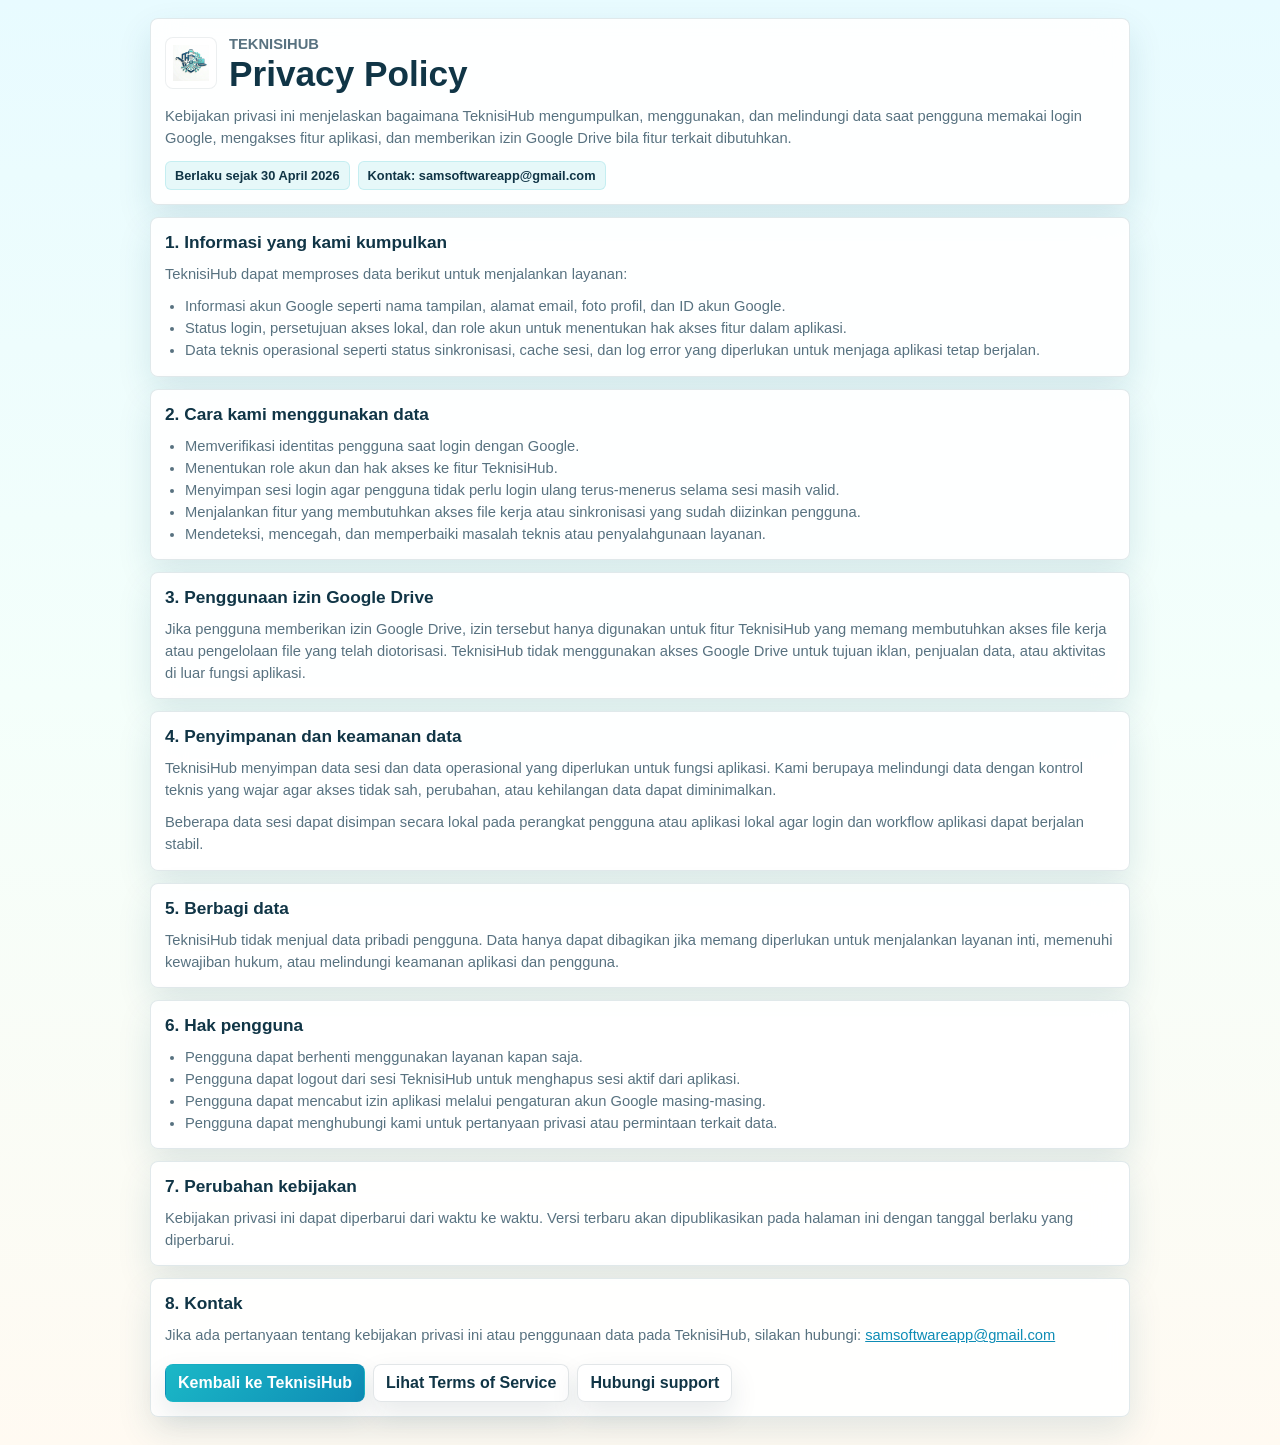
<file: privacy-policy.html>
<!DOCTYPE html>
<html lang="id">
<head>
  <meta charset="UTF-8">
  <meta name="viewport" content="width=device-width, initial-scale=1.0">
  <title>Privacy Policy | TeknisiHub</title>
  <meta
    name="description"
    content="Kebijakan privasi TeknisiHub untuk login Google, pengelolaan akses akun, dan penggunaan izin Google Drive saat fitur terkait dibutuhkan."
  >
  <link rel="icon" type="image/png" href="assets/HubLogo.png">
  <style>
    :root {
      --bg: linear-gradient(180deg, #e8fbff 0%, #f4fffb 48%, #fffaf2 100%);
      --panel: rgba(255, 255, 255, 0.92);
      --line: rgba(15, 72, 92, 0.12);
      --deep: #103546;
      --muted: #587280;
      --accent: #1bb8c7;
      --accent-strong: #0e8cb5;
      --shadow: 0 24px 60px rgba(14, 79, 104, 0.16);
    }

    * {
      box-sizing: border-box;
    }

    body {
      margin: 0;
      font-family: "Segoe UI", Tahoma, Geneva, Verdana, sans-serif;
      color: var(--deep);
      background: var(--bg);
      min-height: 100vh;
    }

    .page {
      width: min(980px, calc(100% - 32px));
      margin: 0 auto;
      padding: 40px 0 56px;
    }

    .hero,
    .card {
      background: var(--panel);
      border: 1px solid var(--line);
      border-radius: 28px;
      box-shadow: var(--shadow);
      backdrop-filter: blur(16px) saturate(1.08);
      -webkit-backdrop-filter: blur(16px) saturate(1.08);
    }

    .hero {
      padding: 32px;
      display: grid;
      gap: 18px;
      margin-bottom: 24px;
    }

    .hero-head {
      display: flex;
      align-items: center;
      gap: 18px;
    }

    .hero-head img {
      width: 76px;
      height: 76px;
      object-fit: contain;
      border-radius: 22px;
      background: rgba(255, 255, 255, 0.8);
      border: 1px solid rgba(16, 53, 70, 0.08);
      padding: 10px;
    }

    .eyebrow {
      margin: 0 0 6px;
      color: var(--accent-strong);
      font-size: 0.82rem;
      font-weight: 800;
      letter-spacing: 0.12em;
      text-transform: uppercase;
    }

    h1,
    h2 {
      margin: 0;
    }

    h1 {
      font-size: clamp(2rem, 4vw, 3rem);
      line-height: 1.08;
    }

    .hero p,
    .card p,
    .card li {
      margin: 0;
      line-height: 1.75;
      color: var(--muted);
    }

    .meta {
      display: flex;
      flex-wrap: wrap;
      gap: 12px;
    }

    .meta span {
      display: inline-flex;
      align-items: center;
      gap: 8px;
      padding: 10px 14px;
      border-radius: 999px;
      background: rgba(27, 184, 199, 0.1);
      color: var(--deep);
      border: 1px solid rgba(27, 184, 199, 0.16);
      font-size: 0.95rem;
      font-weight: 600;
    }

    .grid {
      display: grid;
      gap: 20px;
    }

    .card {
      padding: 26px;
      display: grid;
      gap: 14px;
    }

    .card ul {
      margin: 0;
      padding-left: 20px;
      color: var(--muted);
    }

    a {
      color: var(--accent-strong);
    }

    .actions {
      display: flex;
      flex-wrap: wrap;
      gap: 12px;
      margin-top: 8px;
    }

    .action-link {
      display: inline-flex;
      align-items: center;
      justify-content: center;
      min-height: 46px;
      padding: 0 18px;
      border-radius: 999px;
      border: 1px solid rgba(16, 53, 70, 0.12);
      background: rgba(255, 255, 255, 0.92);
      color: var(--deep);
      text-decoration: none;
      font-weight: 700;
      box-shadow: 0 12px 28px rgba(16, 53, 70, 0.1);
    }

    .action-link.primary {
      background: linear-gradient(135deg, var(--accent), var(--accent-strong));
      color: #fff;
      border-color: transparent;
    }

    .footnote {
      font-size: 0.94rem;
    }

    .page {
      width: min(980px, calc(100% - 24px));
      padding: 18px 0 28px;
    }

    .hero,
    .card {
      border-radius: 8px;
      box-shadow: 0 14px 34px rgba(14, 79, 104, 0.12);
    }

    .hero {
      gap: 12px;
      margin-bottom: 12px;
      padding: 14px;
    }

    .hero-head {
      gap: 12px;
    }

    .hero-head img {
      width: 52px;
      height: 52px;
      border-radius: 8px;
      padding: 7px;
    }

    .eyebrow {
      margin-bottom: 4px;
      font-size: 0.72rem;
      letter-spacing: 0;
    }

    h1 {
      font-size: clamp(1.6rem, 3vw, 2.2rem);
    }

    h2 {
      font-size: 1.08rem;
    }

    .hero p,
    .card p,
    .card li {
      line-height: 1.5;
      font-size: 0.92rem;
    }

    .grid {
      gap: 12px;
    }

    .card {
      gap: 10px;
      padding: 14px;
    }

    .meta,
    .actions {
      gap: 8px;
    }

    .meta span {
      padding: 6px 9px;
      border-radius: 6px;
      font-size: 0.8rem;
    }

    .action-link {
      min-height: 38px;
      padding: 0 12px;
      border-radius: 8px;
    }

    @media (max-width: 720px) {
      .page {
        width: min(100% - 20px, 980px);
        padding: 20px 0 32px;
      }

      .hero,
      .card {
        padding: 14px;
        border-radius: 8px;
      }

      .hero-head {
        align-items: flex-start;
      }
    }
  </style>
</head>
<body>
  <main class="page">
    <section class="hero">
      <div class="hero-head">
        <img src="assets/HubLogo.png" alt="Logo TeknisiHub">
        <div>
          <p class="eyebrow">TeknisiHub</p>
          <h1>Privacy Policy</h1>
        </div>
      </div>
      <p>
        Kebijakan privasi ini menjelaskan bagaimana TeknisiHub mengumpulkan, menggunakan, dan melindungi data
        saat pengguna memakai login Google, mengakses fitur aplikasi, dan memberikan izin Google Drive bila fitur terkait dibutuhkan.
      </p>
      <div class="meta">
        <span>Berlaku sejak 30 April 2026</span>
        <span>Kontak: samsoftwareapp@gmail.com</span>
      </div>
    </section>

    <section class="grid">
      <article class="card">
        <h2>1. Informasi yang kami kumpulkan</h2>
        <p>TeknisiHub dapat memproses data berikut untuk menjalankan layanan:</p>
        <ul>
          <li>Informasi akun Google seperti nama tampilan, alamat email, foto profil, dan ID akun Google.</li>
          <li>Status login, persetujuan akses lokal, dan role akun untuk menentukan hak akses fitur dalam aplikasi.</li>
          <li>Data teknis operasional seperti status sinkronisasi, cache sesi, dan log error yang diperlukan untuk menjaga aplikasi tetap berjalan.</li>
        </ul>
      </article>

      <article class="card">
        <h2>2. Cara kami menggunakan data</h2>
        <ul>
          <li>Memverifikasi identitas pengguna saat login dengan Google.</li>
          <li>Menentukan role akun dan hak akses ke fitur TeknisiHub.</li>
          <li>Menyimpan sesi login agar pengguna tidak perlu login ulang terus-menerus selama sesi masih valid.</li>
          <li>Menjalankan fitur yang membutuhkan akses file kerja atau sinkronisasi yang sudah diizinkan pengguna.</li>
          <li>Mendeteksi, mencegah, dan memperbaiki masalah teknis atau penyalahgunaan layanan.</li>
        </ul>
      </article>

      <article class="card">
        <h2>3. Penggunaan izin Google Drive</h2>
        <p>
          Jika pengguna memberikan izin Google Drive, izin tersebut hanya digunakan untuk fitur TeknisiHub yang memang
          membutuhkan akses file kerja atau pengelolaan file yang telah diotorisasi. TeknisiHub tidak menggunakan akses
          Google Drive untuk tujuan iklan, penjualan data, atau aktivitas di luar fungsi aplikasi.
        </p>
      </article>

      <article class="card">
        <h2>4. Penyimpanan dan keamanan data</h2>
        <p>
          TeknisiHub menyimpan data sesi dan data operasional yang diperlukan untuk fungsi aplikasi. Kami berupaya
          melindungi data dengan kontrol teknis yang wajar agar akses tidak sah, perubahan, atau kehilangan data dapat diminimalkan.
        </p>
        <p class="footnote">
          Beberapa data sesi dapat disimpan secara lokal pada perangkat pengguna atau aplikasi lokal agar login dan workflow aplikasi
          dapat berjalan stabil.
        </p>
      </article>

      <article class="card">
        <h2>5. Berbagi data</h2>
        <p>
          TeknisiHub tidak menjual data pribadi pengguna. Data hanya dapat dibagikan jika memang diperlukan untuk menjalankan
          layanan inti, memenuhi kewajiban hukum, atau melindungi keamanan aplikasi dan pengguna.
        </p>
      </article>

      <article class="card">
        <h2>6. Hak pengguna</h2>
        <ul>
          <li>Pengguna dapat berhenti menggunakan layanan kapan saja.</li>
          <li>Pengguna dapat logout dari sesi TeknisiHub untuk menghapus sesi aktif dari aplikasi.</li>
          <li>Pengguna dapat mencabut izin aplikasi melalui pengaturan akun Google masing-masing.</li>
          <li>Pengguna dapat menghubungi kami untuk pertanyaan privasi atau permintaan terkait data.</li>
        </ul>
      </article>

      <article class="card">
        <h2>7. Perubahan kebijakan</h2>
        <p>
          Kebijakan privasi ini dapat diperbarui dari waktu ke waktu. Versi terbaru akan dipublikasikan pada halaman ini
          dengan tanggal berlaku yang diperbarui.
        </p>
      </article>

      <article class="card">
        <h2>8. Kontak</h2>
        <p>
          Jika ada pertanyaan tentang kebijakan privasi ini atau penggunaan data pada TeknisiHub, silakan hubungi:
          <a href="mailto:samsoftwareapp@gmail.com">samsoftwareapp@gmail.com</a>
        </p>
        <div class="actions">
          <a class="action-link primary" href="index.html">Kembali ke TeknisiHub</a>
          <a class="action-link" href="terms-of-service.html">Lihat Terms of Service</a>
          <a class="action-link" href="mailto:samsoftwareapp@gmail.com">Hubungi support</a>
        </div>
      </article>
    </section>
  </main>
</body>
</html>
</file>
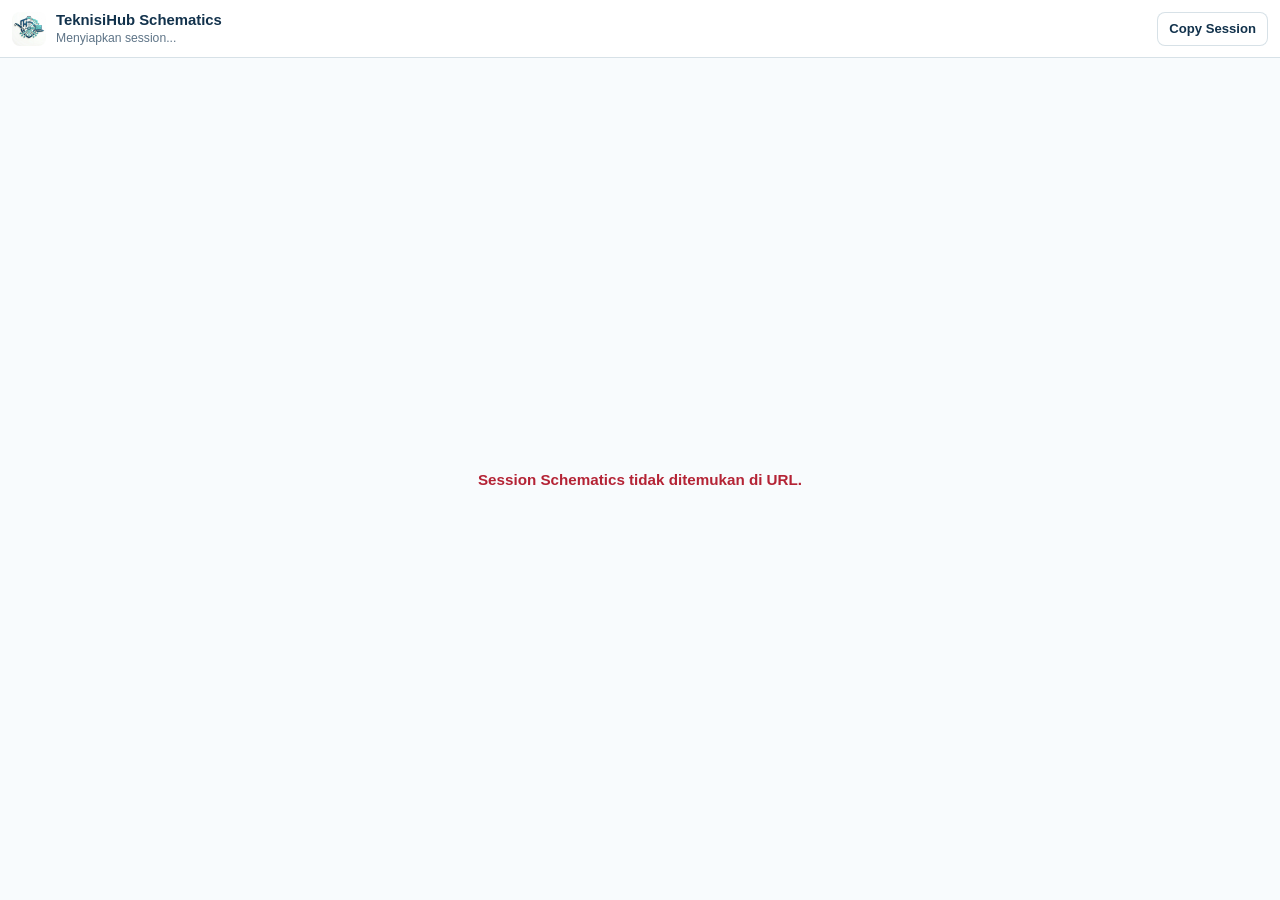
<file: schematics-teknisihub.html>
<!doctype html>
<html lang="id">
<head>
  <meta charset="utf-8">
  <meta name="viewport" content="width=device-width, initial-scale=1">
  <title>TeknisiHub Schematics</title>
  <link rel="icon" type="image/png" href="./assets/HubLogo.png">
  <link rel="stylesheet" href="./schematics-teknisihub.css?v=202605220003">
</head>
<body>
  <main class="schematic-shell">
    <header class="schematic-topbar">
      <a class="schematic-brand" href="./index.html?catalog=schematics" aria-label="TeknisiHub">
        <img src="./assets/HubLogo.png" alt="">
        <span>
          <strong>TeknisiHub Schematics</strong>
          <small id="schematicFileName">Menyiapkan session...</small>
        </span>
      </a>
      <div class="schematic-actions">
        <button id="copySessionButton" type="button">Copy Session</button>
      </div>
    </header>

    <section id="schematicViewerWrap" class="schematic-viewer-wrap">
      <div id="schematicFrames" class="schematic-frames"></div>
      <div id="schematicError" class="schematic-error hidden"></div>
    </section>
  </main>

  <script src="./service-config.js?v=202605220002"></script>
  <script src="./schematics-teknisihub.js?v=202605220005"></script>
</body>
</html>
</file>
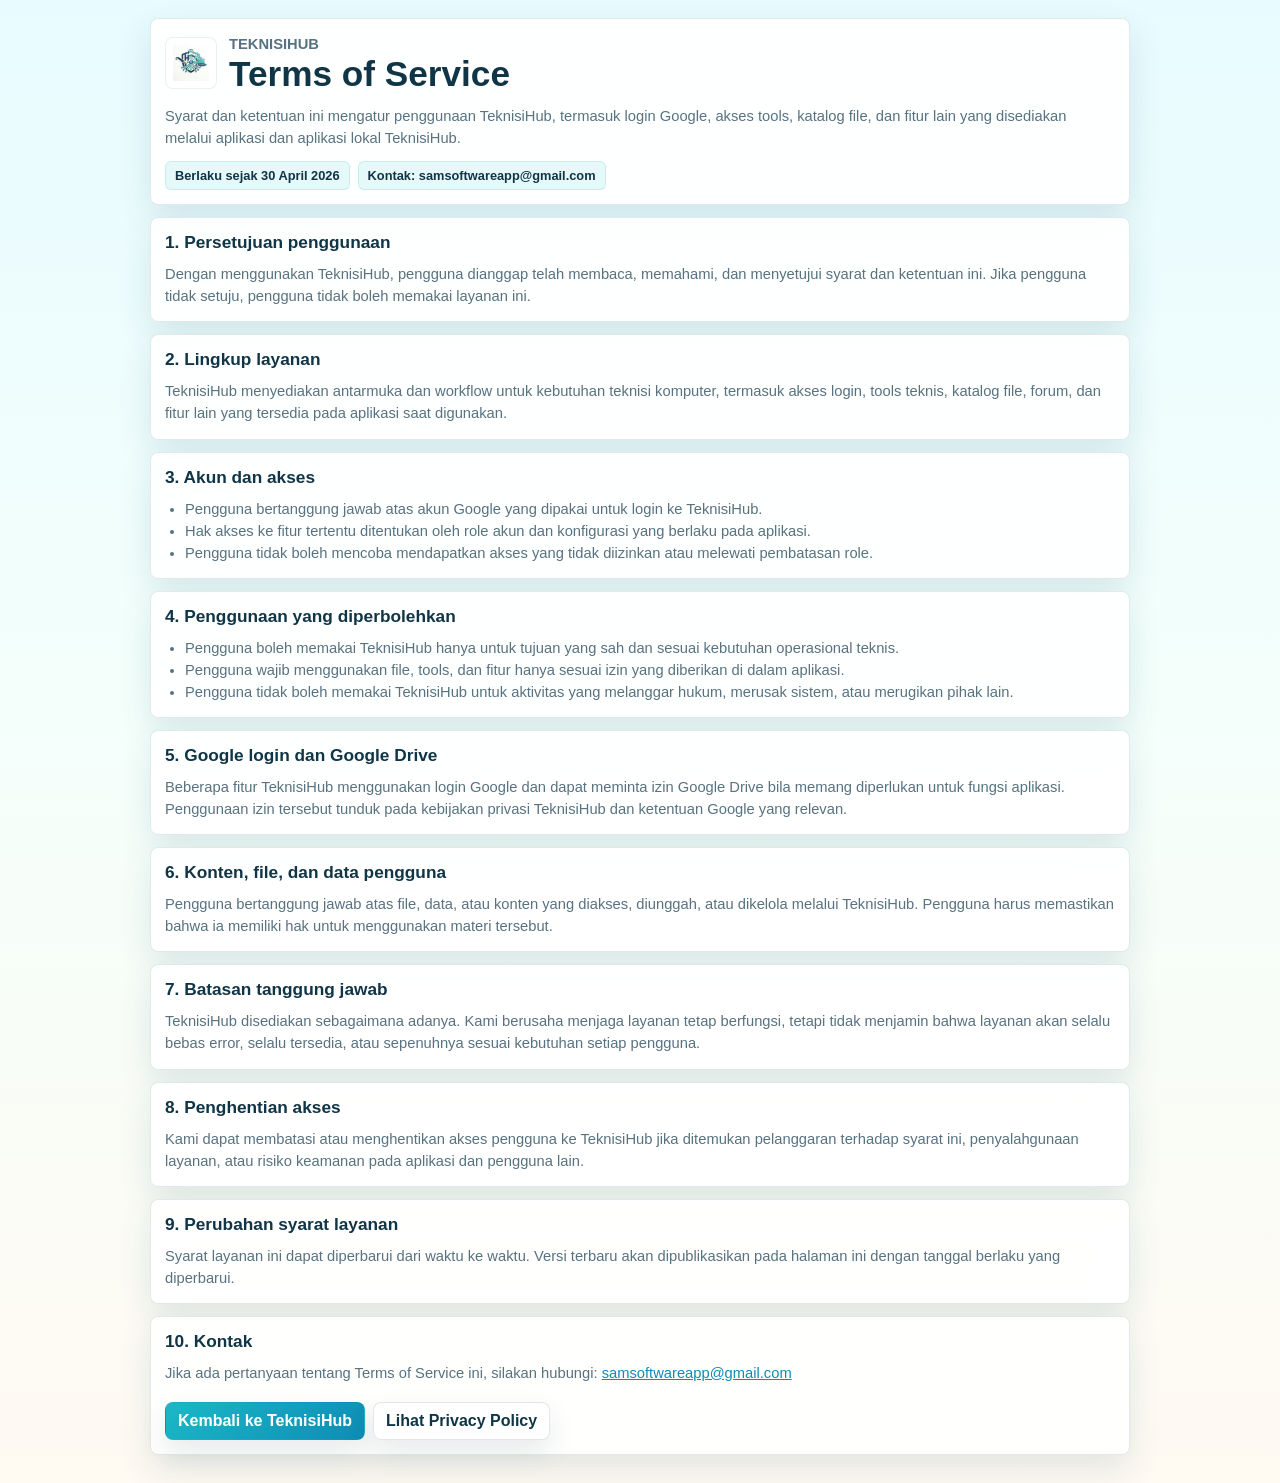
<file: terms-of-service.html>
<!DOCTYPE html>
<html lang="id">
<head>
  <meta charset="UTF-8">
  <meta name="viewport" content="width=device-width, initial-scale=1.0">
  <title>Terms of Service | TeknisiHub</title>
  <meta
    name="description"
    content="Syarat dan ketentuan penggunaan TeknisiHub untuk akses login Google, tools teknisi, katalog file, dan fitur yang terhubung dengan layanan aplikasi."
  >
  <link rel="icon" type="image/png" href="assets/HubLogo.png">
  <style>
    :root {
      --bg: linear-gradient(180deg, #e8fbff 0%, #f4fffb 48%, #fffaf2 100%);
      --panel: rgba(255, 255, 255, 0.92);
      --line: rgba(15, 72, 92, 0.12);
      --deep: #103546;
      --muted: #587280;
      --accent: #1bb8c7;
      --accent-strong: #0e8cb5;
      --shadow: 0 24px 60px rgba(14, 79, 104, 0.16);
    }

    * {
      box-sizing: border-box;
    }

    body {
      margin: 0;
      font-family: "Segoe UI", Tahoma, Geneva, Verdana, sans-serif;
      color: var(--deep);
      background: var(--bg);
      min-height: 100vh;
    }

    .page {
      width: min(980px, calc(100% - 32px));
      margin: 0 auto;
      padding: 40px 0 56px;
    }

    .hero,
    .card {
      background: var(--panel);
      border: 1px solid var(--line);
      border-radius: 28px;
      box-shadow: var(--shadow);
      backdrop-filter: blur(16px) saturate(1.08);
      -webkit-backdrop-filter: blur(16px) saturate(1.08);
    }

    .hero {
      padding: 32px;
      display: grid;
      gap: 18px;
      margin-bottom: 24px;
    }

    .hero-head {
      display: flex;
      align-items: center;
      gap: 18px;
    }

    .hero-head img {
      width: 76px;
      height: 76px;
      object-fit: contain;
      border-radius: 22px;
      background: rgba(255, 255, 255, 0.8);
      border: 1px solid rgba(16, 53, 70, 0.08);
      padding: 10px;
    }

    .eyebrow {
      margin: 0 0 6px;
      color: var(--accent-strong);
      font-size: 0.82rem;
      font-weight: 800;
      letter-spacing: 0.12em;
      text-transform: uppercase;
    }

    h1,
    h2 {
      margin: 0;
    }

    h1 {
      font-size: clamp(2rem, 4vw, 3rem);
      line-height: 1.08;
    }

    .hero p,
    .card p,
    .card li {
      margin: 0;
      line-height: 1.75;
      color: var(--muted);
    }

    .meta {
      display: flex;
      flex-wrap: wrap;
      gap: 12px;
    }

    .meta span {
      display: inline-flex;
      align-items: center;
      gap: 8px;
      padding: 10px 14px;
      border-radius: 999px;
      background: rgba(27, 184, 199, 0.1);
      color: var(--deep);
      border: 1px solid rgba(27, 184, 199, 0.16);
      font-size: 0.95rem;
      font-weight: 600;
    }

    .grid {
      display: grid;
      gap: 20px;
    }

    .card {
      padding: 26px;
      display: grid;
      gap: 14px;
    }

    .card ul {
      margin: 0;
      padding-left: 20px;
      color: var(--muted);
    }

    a {
      color: var(--accent-strong);
    }

    .actions {
      display: flex;
      flex-wrap: wrap;
      gap: 12px;
      margin-top: 8px;
    }

    .action-link {
      display: inline-flex;
      align-items: center;
      justify-content: center;
      min-height: 46px;
      padding: 0 18px;
      border-radius: 999px;
      border: 1px solid rgba(16, 53, 70, 0.12);
      background: rgba(255, 255, 255, 0.92);
      color: var(--deep);
      text-decoration: none;
      font-weight: 700;
      box-shadow: 0 12px 28px rgba(16, 53, 70, 0.1);
    }

    .action-link.primary {
      background: linear-gradient(135deg, var(--accent), var(--accent-strong));
      color: #fff;
      border-color: transparent;
    }

    .page {
      width: min(980px, calc(100% - 24px));
      padding: 18px 0 28px;
    }

    .hero,
    .card {
      border-radius: 8px;
      box-shadow: 0 14px 34px rgba(14, 79, 104, 0.12);
    }

    .hero {
      gap: 12px;
      margin-bottom: 12px;
      padding: 14px;
    }

    .hero-head {
      gap: 12px;
    }

    .hero-head img {
      width: 52px;
      height: 52px;
      border-radius: 8px;
      padding: 7px;
    }

    .eyebrow {
      margin-bottom: 4px;
      font-size: 0.72rem;
      letter-spacing: 0;
    }

    h1 {
      font-size: clamp(1.6rem, 3vw, 2.2rem);
    }

    h2 {
      font-size: 1.08rem;
    }

    .hero p,
    .card p,
    .card li {
      line-height: 1.5;
      font-size: 0.92rem;
    }

    .grid {
      gap: 12px;
    }

    .card {
      gap: 10px;
      padding: 14px;
    }

    .meta,
    .actions {
      gap: 8px;
    }

    .meta span {
      padding: 6px 9px;
      border-radius: 6px;
      font-size: 0.8rem;
    }

    .action-link {
      min-height: 38px;
      padding: 0 12px;
      border-radius: 8px;
    }

    @media (max-width: 720px) {
      .page {
        width: min(100% - 20px, 980px);
        padding: 20px 0 32px;
      }

      .hero,
      .card {
        padding: 14px;
        border-radius: 8px;
      }

      .hero-head {
        align-items: flex-start;
      }
    }
  </style>
</head>
<body>
  <main class="page">
    <section class="hero">
      <div class="hero-head">
        <img src="assets/HubLogo.png" alt="Logo TeknisiHub">
        <div>
          <p class="eyebrow">TeknisiHub</p>
          <h1>Terms of Service</h1>
        </div>
      </div>
      <p>
        Syarat dan ketentuan ini mengatur penggunaan TeknisiHub, termasuk login Google, akses tools,
        katalog file, dan fitur lain yang disediakan melalui aplikasi dan aplikasi lokal TeknisiHub.
      </p>
      <div class="meta">
        <span>Berlaku sejak 30 April 2026</span>
        <span>Kontak: samsoftwareapp@gmail.com</span>
      </div>
    </section>

    <section class="grid">
      <article class="card">
        <h2>1. Persetujuan penggunaan</h2>
        <p>
          Dengan menggunakan TeknisiHub, pengguna dianggap telah membaca, memahami, dan menyetujui syarat
          dan ketentuan ini. Jika pengguna tidak setuju, pengguna tidak boleh memakai layanan ini.
        </p>
      </article>

      <article class="card">
        <h2>2. Lingkup layanan</h2>
        <p>
          TeknisiHub menyediakan antarmuka dan workflow untuk kebutuhan teknisi komputer, termasuk akses login,
          tools teknis, katalog file, forum, dan fitur lain yang tersedia pada aplikasi saat digunakan.
        </p>
      </article>

      <article class="card">
        <h2>3. Akun dan akses</h2>
        <ul>
          <li>Pengguna bertanggung jawab atas akun Google yang dipakai untuk login ke TeknisiHub.</li>
          <li>Hak akses ke fitur tertentu ditentukan oleh role akun dan konfigurasi yang berlaku pada aplikasi.</li>
          <li>Pengguna tidak boleh mencoba mendapatkan akses yang tidak diizinkan atau melewati pembatasan role.</li>
        </ul>
      </article>

      <article class="card">
        <h2>4. Penggunaan yang diperbolehkan</h2>
        <ul>
          <li>Pengguna boleh memakai TeknisiHub hanya untuk tujuan yang sah dan sesuai kebutuhan operasional teknis.</li>
          <li>Pengguna wajib menggunakan file, tools, dan fitur hanya sesuai izin yang diberikan di dalam aplikasi.</li>
          <li>Pengguna tidak boleh memakai TeknisiHub untuk aktivitas yang melanggar hukum, merusak sistem, atau merugikan pihak lain.</li>
        </ul>
      </article>

      <article class="card">
        <h2>5. Google login dan Google Drive</h2>
        <p>
          Beberapa fitur TeknisiHub menggunakan login Google dan dapat meminta izin Google Drive bila memang
          diperlukan untuk fungsi aplikasi. Penggunaan izin tersebut tunduk pada kebijakan privasi TeknisiHub
          dan ketentuan Google yang relevan.
        </p>
      </article>

      <article class="card">
        <h2>6. Konten, file, dan data pengguna</h2>
        <p>
          Pengguna bertanggung jawab atas file, data, atau konten yang diakses, diunggah, atau dikelola melalui
          TeknisiHub. Pengguna harus memastikan bahwa ia memiliki hak untuk menggunakan materi tersebut.
        </p>
      </article>

      <article class="card">
        <h2>7. Batasan tanggung jawab</h2>
        <p>
          TeknisiHub disediakan sebagaimana adanya. Kami berusaha menjaga layanan tetap berfungsi, tetapi tidak
          menjamin bahwa layanan akan selalu bebas error, selalu tersedia, atau sepenuhnya sesuai kebutuhan setiap pengguna.
        </p>
      </article>

      <article class="card">
        <h2>8. Penghentian akses</h2>
        <p>
          Kami dapat membatasi atau menghentikan akses pengguna ke TeknisiHub jika ditemukan pelanggaran terhadap
          syarat ini, penyalahgunaan layanan, atau risiko keamanan pada aplikasi dan pengguna lain.
        </p>
      </article>

      <article class="card">
        <h2>9. Perubahan syarat layanan</h2>
        <p>
          Syarat layanan ini dapat diperbarui dari waktu ke waktu. Versi terbaru akan dipublikasikan pada halaman ini
          dengan tanggal berlaku yang diperbarui.
        </p>
      </article>

      <article class="card">
        <h2>10. Kontak</h2>
        <p>
          Jika ada pertanyaan tentang Terms of Service ini, silakan hubungi:
          <a href="mailto:samsoftwareapp@gmail.com">samsoftwareapp@gmail.com</a>
        </p>
        <div class="actions">
          <a class="action-link primary" href="index.html">Kembali ke TeknisiHub</a>
          <a class="action-link" href="privacy-policy.html">Lihat Privacy Policy</a>
        </div>
      </article>
    </section>
  </main>
</body>
</html>
</file>
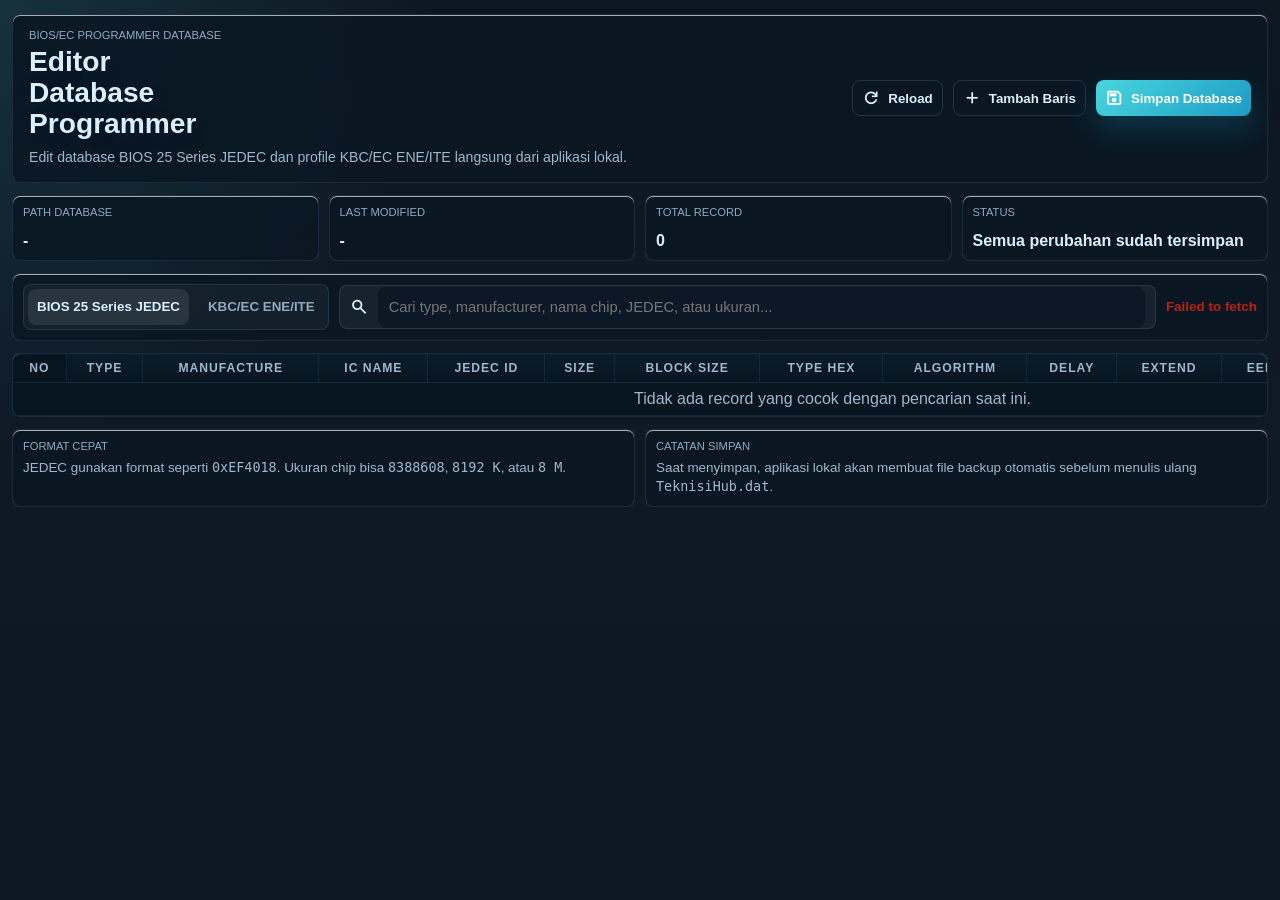
<file: pages/spi-flash/database-editor.html>
<!DOCTYPE html>
<html lang="id">
<head>
  <meta charset="UTF-8">
  <meta name="viewport" content="width=device-width, initial-scale=1.0">
  <title>BIOS/EC Programmer Database Editor</title>
  <link rel="preconnect" href="https://fonts.googleapis.com">
  <link rel="preconnect" href="https://fonts.gstatic.com" crossorigin>
  <link href="https://fonts.googleapis.com/css2?family=Material+Symbols+Outlined" rel="stylesheet">
  <link rel="stylesheet" href="../../styles.css?v=202605210002">
  <link rel="stylesheet" href="database-editor.css?v=202605210002">
</head>
<body class="db-editor-body is-compact-ui is-compact-shell-view">
  <main class="db-editor-shell">
    <section class="db-editor-hero">
      <div>
        <p class="label">BIOS/EC Programmer Database</p>
        <h1>Editor Database Programmer</h1>
        <p class="db-editor-subtitle">Edit database BIOS 25 Series JEDEC dan profile KBC/EC ENE/ITE langsung dari aplikasi lokal.</p>
      </div>
      <div class="db-editor-actions">
        <button id="databaseEditorReloadButton" type="button" class="ghost">
          <span class="material-symbols-outlined">refresh</span>
          <span>Reload</span>
        </button>
        <button id="databaseEditorAddRowButton" type="button" class="ghost">
          <span class="material-symbols-outlined">add</span>
          <span>Tambah Baris</span>
        </button>
        <button id="databaseEditorSaveButton" type="button">
          <span class="material-symbols-outlined">save</span>
          <span>Simpan Database</span>
        </button>
      </div>
    </section>

    <section class="db-editor-meta">
      <article class="db-meta-card">
        <p class="label">Path Database</p>
        <strong id="databaseEditorPath">Memuat...</strong>
      </article>
      <article class="db-meta-card">
        <p class="label">Last Modified</p>
        <strong id="databaseEditorLastModified">-</strong>
      </article>
      <article class="db-meta-card">
        <p class="label">Total Record</p>
        <strong id="databaseEditorRecordCount">0</strong>
      </article>
      <article class="db-meta-card">
        <p class="label">Status</p>
        <strong id="databaseEditorDirtyState">Memuat data...</strong>
      </article>
    </section>

    <section class="db-editor-toolbar">
      <div class="db-editor-tabs" role="tablist" aria-label="Database yang diedit">
        <button id="databaseEditorSpiTab" type="button" class="is-active" data-database-tab="spi">BIOS 25 Series JEDEC</button>
        <button id="databaseEditorKbcTab" type="button" data-database-tab="kbc">KBC/EC ENE/ITE</button>
      </div>
      <label class="db-editor-search">
        <span class="material-symbols-outlined">search</span>
        <input id="databaseEditorSearchInput" type="search" placeholder="Cari type, manufacturer, nama chip, JEDEC, atau ukuran...">
      </label>
      <p id="databaseEditorMessage" class="db-editor-message" aria-live="polite"></p>
    </section>

    <section class="db-editor-grid-card">
      <div class="db-editor-table-wrap">
        <table class="db-editor-table">
          <thead>
            <tr id="databaseEditorHeaderRow">
              <th>No</th>
              <th>Type</th>
              <th>Manufacture</th>
              <th>IC Name</th>
              <th>JEDEC ID</th>
              <th>Size</th>
              <th>Block Size</th>
              <th>Type HEX</th>
              <th>Algorithm</th>
              <th>Delay</th>
              <th>Extend</th>
              <th>EEPROM</th>
              <th>EEPROM Pages</th>
              <th>VCC</th>
              <th>Aksi</th>
            </tr>
          </thead>
          <tbody id="databaseEditorTableBody">
            <tr>
              <td colspan="15" class="db-editor-empty">Memuat database...</td>
            </tr>
          </tbody>
        </table>
      </div>
    </section>

    <section class="db-editor-help">
      <article class="db-help-card">
        <p class="label">Format Cepat</p>
        <p>JEDEC gunakan format seperti <code>0xEF4018</code>. Ukuran chip bisa <code>8388608</code>, <code>8192 K</code>, atau <code>8 M</code>.</p>
      </article>
      <article class="db-help-card">
        <p class="label">Catatan Simpan</p>
        <p>Saat menyimpan, aplikasi lokal akan membuat file backup otomatis sebelum menulis ulang <code>TeknisiHub.dat</code>.</p>
      </article>
    </section>
  </main>

  <script src="../../service-config.js?v=202605220002"></script>
  <script src="database-editor.js?v=202606070001"></script>
</body>
</html>
</file>
<file: boardview-teknisihub.css>
:root {
  color-scheme: dark;
  --bg: #0f172a;
  --panel: #111827;
  --panel-2: #1f2937;
  --border: #334155;
  --text: #e5e7eb;
  --muted: #9ca3af;
  --accent: #2563eb;
  --accent-2: #38bdf8;
  --danger: #dc2626;
  --top: #60a5fa;
  --bottom: #f472b6;
  --net: #22c55e;
  --selected: #f59e0b;
}


body[data-theme="light"] {
  color-scheme: light;
  --bg: #dbe5e9;
  --panel: #edf2f3;
  --panel-2: #e3eaed;
  --border: #b7c5cb;
  --text: #18242c;
  --muted: #53636c;
  --accent: #246c9c;
  --accent-2: #267eaa;
  --danger: #dc2626;
  --top: #3f88b9;
  --bottom: #bd6796;
  --net: #167a53;
  --selected: #aa6800;
}

* { box-sizing: border-box; }
html, body {
  margin: 0;
  height: 100%;
  font-family: Inter, Arial, sans-serif;
  color: var(--text);
  background: var(--bg);
}

.material-symbols-outlined {
  font-size: 1.15rem;
  line-height: 1;
  font-variation-settings:
    "FILL" 0,
    "wght" 500,
    "GRAD" 0,
    "opsz" 24;
}

body[data-theme="light"] {
  background: var(--bg);
}
code {
  background: rgba(255,255,255,0.08);
  padding: 2px 6px;
  border-radius: 6px;
}

.app-shell {
  display: grid;
  grid-template-columns: minmax(0, 1fr) 314px;
  height: 100vh;
}

.sidebar {
  grid-column: 2;
  grid-row: 1;
  display: flex;
  flex-direction: column;
  height: 100vh;
  overflow: hidden;
  border-left: 1px solid var(--border);
  background: rgba(2, 6, 23, 0.72);
  backdrop-filter: blur(12px);
}

.viewer-area {
  grid-column: 1;
  grid-row: 1;
  position: relative;
  display: flex;
  flex-direction: column;
  min-width: 0;
  height: 100vh;
  overflow: hidden;
}


.minimap-shell {
  position: absolute;
  right: 18px;
  bottom: 84px;
  z-index: 12;
  width: 220px;
  padding: 10px;
  border-radius: 16px;
  border: 1px solid rgba(148, 163, 184, 0.22);
  background: rgba(15, 23, 42, 0.88);
  box-shadow: 0 18px 40px rgba(2, 6, 23, 0.34);
  backdrop-filter: blur(12px);
}

.minimap-header {
  display: flex;
  align-items: center;
  justify-content: space-between;
  gap: 8px;
  margin-bottom: 8px;
  font-size: 0.78rem;
  color: var(--muted);
}

.minimap-zoom {
  color: var(--text);
}

#minimap-canvas {
  width: 100%;
  height: auto;
  display: block;
  border-radius: 10px;
  border: 1px solid rgba(148, 163, 184, 0.16);
  cursor: pointer;
}

.canvas-tooltip {
  position: absolute;
  z-index: 30;
  max-width: 240px;
  padding: 10px 12px;
  border-radius: 12px;
  border: 1px solid rgba(148, 163, 184, 0.2);
  background: rgba(15, 23, 42, 0.94);
  color: #e5e7eb;
  font-size: 0.82rem;
  line-height: 1.45;
  pointer-events: none;
  box-shadow: 0 14px 36px rgba(2, 6, 23, 0.34);
}

body[data-theme="light"] .minimap-shell,
body[data-theme="light"] .canvas-tooltip {
  background: rgba(255, 255, 255, 0.95);
  color: #0f172a;
}

@media (max-width: 980px) {
  .minimap-shell {
    width: 180px;
    right: 14px;
    bottom: 74px;
  }
}


.toolbar {
  flex: 0 0 auto;
  min-height: 56px;
  display: flex;
  align-items: center;
  gap: 10px;
  padding: 10px 16px;
  border-bottom: 1px solid var(--border);
  background: rgba(15, 23, 42, 0.86);
}

.toolbar-wrap {
  flex-wrap: wrap;
}

#board-canvas {
  width: 100%;
  flex: 1 1 0;
  min-height: 0;
  height: 100%;
  display: block;
  cursor: grab;
}
#board-canvas.dragging {
  cursor: grabbing;
}

h1, h2 {
  margin: 0 0 10px;
}
h1 { font-size: 1.32rem; }
h2 { font-size: 1rem; }
.muted {
  color: var(--muted);
  font-size: 0.95rem;
  line-height: 1.45;
}
.small { font-size: 0.82rem; }

.panel {
  background: rgba(17, 24, 39, 0.78);
  border: 1px solid rgba(148, 163, 184, 0.18);
  border-radius: 16px;
  padding: 14px;
  margin-top: 14px;
  box-shadow: 0 10px 30px rgba(0, 0, 0, 0.14);
}

.panel-header {
  display: flex;
  align-items: center;
  justify-content: space-between;
  gap: 12px;
}

button, input[type="text"], input[type="password"] {
  border-radius: 10px;
  border: 1px solid var(--border);
  background: var(--panel-2);
  color: var(--text);
  padding: 10px 12px;
  transition: background 120ms ease, border-color 120ms ease, transform 120ms ease;
}

button { cursor: pointer; }
button:hover { background: #334155; }
button.active {
  border-color: rgba(56, 189, 248, 0.65);
  background: rgba(37, 99, 235, 0.18);
}
button.preview {
  border-color: rgba(245, 158, 11, 0.5);
  background: rgba(245, 158, 11, 0.12);
}
button:active { transform: translateY(1px); }
input[type="text"],
input[type="password"] {
  width: 100%;
  margin-bottom: 8px;
}

.file-label {
  display: block;
  background: rgba(31, 41, 55, 0.9);
  border: 1px dashed var(--border);
  padding: 12px;
  border-radius: 12px;
  margin-bottom: 10px;
}
.upload-note {
  margin-top: 8px;
}

.auth-panel {
  margin-top: 12px;
  padding: 12px;
  border-radius: 12px;
  border: 1px solid rgba(148, 163, 184, 0.18);
  background: rgba(15, 23, 42, 0.62);
}

.auth-panel input:last-child {
  margin-bottom: 10px;
}

.search-actions {
  display: grid;
  gap: 8px;
  margin-top: 8px;
}
.search-actions-wide {
  grid-template-columns: 1fr 1fr;
}
.search-actions-three {
  grid-template-columns: repeat(3, 1fr);
}

.status {
  margin-top: 12px;
  padding: 10px 12px;
  border-radius: 10px;
  background: rgba(37, 99, 235, 0.12);
  border: 1px solid rgba(37, 99, 235, 0.35);
  color: #bfdbfe;
}
.status.error {
  background: rgba(220, 38, 38, 0.12);
  border-color: rgba(220, 38, 38, 0.35);
  color: #fecaca;
}

.status-actions {
  display: flex;
  margin-top: 10px;
}

.status-action-btn {
  font-size: 0.9rem;
}

.stats dl { margin: 0; }
.stats div {
  display: flex;
  justify-content: space-between;
  gap: 12px;
  padding: 4px 0;
}
.stats dt { color: var(--muted); }
.stats dd {
  margin: 0;
  text-align: right;
  max-width: 190px;
  overflow: hidden;
  text-overflow: ellipsis;
  white-space: nowrap;
}

.results {
  font-size: 0.95rem;
  line-height: 1.5;
  color: var(--text);
}
.results .row { margin-bottom: 6px; }
.results .chips,
.results .chips-wrap {
  display: flex;
  flex-wrap: wrap;
  gap: 6px;
  margin-top: 8px;
}
.chip {
  display: inline-flex;
  align-items: center;
  gap: 6px;
  border-radius: 999px;
  border: 1px solid rgba(148, 163, 184, 0.2);
  background: rgba(148, 163, 184, 0.08);
  padding: 4px 8px;
  font-size: 0.82rem;
}
.chip-button { cursor: pointer; }
.chip-button:hover {
  border-color: rgba(34, 197, 94, 0.45);
  background: rgba(34, 197, 94, 0.12);
}

.scroll-list {
  display: flex;
  flex-direction: column;
  gap: 6px;
  max-height: 260px;
  overflow: auto;
}
.large-list {
  max-height: 360px;
}

.list-item {
  text-align: left;
  background: rgba(255, 255, 255, 0.04);
}
.list-item small {
  color: var(--muted);
  display: block;
  margin-top: 2px;
}

.list-item.part-top {
  border-left: 3px solid rgba(96,165,250,0.7);
}
.list-item.part-bottom {
  border-left: 3px solid rgba(244,114,182,0.7);
}

.hint {
  color: var(--muted);
  margin-left: auto;
}

@media (max-width: 1180px) {
  .app-shell { grid-template-columns: 1fr; }
  .viewer-area {
    grid-column: 1;
    grid-row: 1;
  }
  .sidebar {
    grid-column: 1;
    grid-row: 2;
    max-height: 56vh;
    border-left: none;
    border-bottom: 1px solid var(--border);
  }
  .hint {
    width: 100%;
    margin-left: 0;
  }
}


.perf-badge {
  color: #bfdbfe;
  border: 1px solid rgba(96,165,250,0.32);
  background: rgba(59,130,246,0.12);
  border-radius: 999px;
  padding: 6px 10px;
  font-size: 0.78rem;
}

.canvas-tooltip {
  position: absolute;
  z-index: 12;
  max-width: 240px;
  pointer-events: none;
  padding: 8px 10px;
  border-radius: 10px;
  border: 1px solid rgba(148,163,184,0.22);
  background: rgba(15,23,42,0.94);
  color: var(--text);
  box-shadow: 0 18px 40px rgba(0,0,0,0.35);
  font-size: 0.82rem;
  line-height: 1.4;
}

.canvas-tooltip strong {
  color: #fff;
}

.net-members-title {
  margin: 0 0 8px;
}

#selected-net-list {
  max-height: 320px;
}

.is-hidden {
  display: none !important;
}

.net-group {
  border: 1px solid rgba(148, 163, 184, 0.14);
  border-radius: 12px;
  background: rgba(255, 255, 255, 0.02);
  padding: 8px;
}

.net-group-header {
  display: flex;
  align-items: center;
  justify-content: space-between;
  gap: 10px;
  margin-bottom: 8px;
  color: var(--muted);
  font-size: 0.82rem;
}

.net-group-header strong {
  color: var(--text);
  font-size: 0.9rem;
}

.group-list {
  display: flex;
  flex-direction: column;
  gap: 6px;
}

.list-more-btn {
  width: 100%;
  margin-top: 8px;
  padding: 8px 10px;
  border-radius: 10px;
  border: 1px dashed rgba(148, 163, 184, 0.35);
  background: rgba(15, 23, 42, 0.55);
  color: #cbd5e1;
  cursor: pointer;
}

.list-more-btn:hover {
  border-color: rgba(96, 165, 250, 0.45);
  background: rgba(30, 41, 59, 0.85);
}


.toolbar-spacer {
  flex: 1 1 auto;
  min-width: 16px;
}



.floating-actions {
  position: fixed;
  right: 18px;
  bottom: 18px;
  display: flex;
  flex-direction: column;
  align-items: flex-end;
  gap: 12px;
  z-index: 80;
}

.support-ui {
  position: relative;
  display: flex;
  justify-content: flex-end;
}

.support-ui.share-ui {
  z-index: 82;
}

.support-fab {
  min-width: 136px;
  min-height: 48px;
  padding: 0 18px;
  border-radius: 999px;
  border: 1px solid rgba(96, 165, 250, 0.55);
  background: linear-gradient(135deg, rgba(37, 99, 235, 0.2), rgba(14, 116, 144, 0.24));
  color: #dbeafe;
  font-weight: 700;
  font-size: 0.98rem;
  white-space: nowrap;
  box-shadow: 0 10px 24px rgba(2, 6, 23, 0.26);
}

.support-fab:hover,
.support-fab[aria-expanded="true"] {
  transform: translateY(-1px);
  border-color: rgba(96, 165, 250, 0.78);
  background: linear-gradient(135deg, rgba(37, 99, 235, 0.32), rgba(8, 145, 178, 0.3));
}

.share-fab {
  border-color: rgba(96, 165, 250, 0.72);
}

.support-fab-text {
  background: linear-gradient(135deg, rgba(2, 132, 199, 0.2), rgba(8, 145, 178, 0.24));
}

.support-popover {
  position: absolute;
  right: 0;
  bottom: calc(100% + 12px);
  width: min(440px, calc(100vw - 32px));
  max-height: min(78vh, 760px);
  overflow: auto;
  z-index: 120;
  padding: 16px;
  border-radius: 22px;
  border: 1px solid rgba(245, 158, 11, 0.36);
  background: rgba(10, 18, 40, 0.98);
  box-shadow: 0 24px 60px rgba(2, 6, 23, 0.46);
  backdrop-filter: blur(14px);
}

.share-popover {
  border-color: rgba(96, 165, 250, 0.34);
}

.support-popover-header {
  display: flex;
  align-items: center;
  justify-content: space-between;
  gap: 12px;
  margin-bottom: 10px;
}

.support-popover-header strong {
  font-size: 1.15rem;
}

.support-close {
  display: inline-flex;
  align-items: center;
  justify-content: center;
  width: 38px;
  height: 38px;
  padding: 0;
  border-radius: 999px;
  font-size: 1.4rem;
  line-height: 1;
  border: 1px solid rgba(148, 163, 184, 0.24);
  background: rgba(30, 41, 59, 0.92);
  color: var(--text);
}

.support-copy {
  margin: 0 0 14px;
  line-height: 1.55;
}

.support-copy-ua,
.support-desc-ua,
.support-note-ua,
.support-legal-links-ua {
  display: inline-block;
  margin-top: 6px;
  color: var(--muted);
}

.support-tier-grid {
  display: grid;
  gap: 12px;
}

.support-tier {
  display: grid;
  gap: 4px;
  width: 100%;
  padding: 14px 15px;
  border-radius: 18px;
  border: 1px solid rgba(148, 163, 184, 0.24);
  background: rgba(30, 41, 59, 0.9);
  color: var(--text);
  text-decoration: none;
  text-align: left;
  transition: transform 120ms ease, border-color 120ms ease, background 120ms ease;
}

.support-tier:hover {
  transform: translateY(-1px);
  background: rgba(51, 65, 85, 0.98);
  border-color: rgba(245, 158, 11, 0.58);
}

.share-grid .support-tier:hover {
  border-color: rgba(96, 165, 250, 0.62);
}

.support-amount {
  font-size: 1.15rem;
  font-weight: 800;
  color: #fbbf24;
}

.share-grid .support-amount {
  color: #f8d047;
}

.support-title {
  font-weight: 700;
  font-size: 1rem;
}

.support-desc {
  color: var(--muted);
  font-size: 0.92rem;
  line-height: 1.48;
}

.support-note {
  margin-top: 14px;
}

.support-legal-links {
  margin-top: 14px;
  font-size: 0.78rem;
  line-height: 1.55;
  color: var(--muted);
}

.support-legal-link {
  color: var(--accent-2);
  text-decoration: none;
}

.support-legal-link:hover {
  text-decoration: underline;
}

.support-legal {
  margin-top: 14px;
  display: grid;
  gap: 12px;
  padding-top: 12px;
  border-top: 1px solid rgba(148, 163, 184, 0.18);
}

.support-legal-block {
  display: grid;
  gap: 4px;
}

.support-legal-title {
  font-size: 0.82rem;
  font-weight: 700;
  color: var(--text);
}

.support-legal-text {
  font-size: 0.78rem;
  line-height: 1.55;
  color: var(--muted);
}

.share-action {
  width: 100%;
}

#share-status {
  white-space: normal;
}

body[data-theme="light"] .support-fab {
  color: #154063;
  border-color: rgba(37, 99, 235, 0.42);
  background: linear-gradient(135deg, rgba(219, 234, 254, 0.98), rgba(191, 219, 254, 0.92));
  box-shadow: 0 10px 24px rgba(148, 163, 184, 0.28);
}

body[data-theme="light"] .support-fab:hover,
body[data-theme="light"] .support-fab[aria-expanded="true"] {
  background: linear-gradient(135deg, rgba(219, 234, 254, 1), rgba(147, 197, 253, 0.98));
}

body[data-theme="light"] .support-popover {
  background: rgba(255, 255, 255, 0.97);
  box-shadow: 0 24px 60px rgba(15, 23, 42, 0.16);
}

body[data-theme="light"] .support-tier {
  background: rgba(248, 250, 252, 0.96);
}

body[data-theme="light"] .support-tier:hover {
  background: rgba(241, 245, 249, 1);
}

@media (max-width: 980px) {
  .toolbar-spacer {
    display: none;
  }

  .floating-actions {
    right: 14px;
    bottom: 14px;
    gap: 10px;
  }

  .support-popover {
    width: min(420px, calc(100vw - 24px));
    max-height: min(72vh, 720px);
  }
}

@media (max-width: 640px) {
  .floating-actions {
    right: 12px;
    left: 12px;
    align-items: stretch;
  }

  .support-ui {
    justify-content: stretch;
  }

  .support-fab {
    width: 100%;
  }

  .support-popover {
    right: 0;
    left: auto;
    width: min(100%, calc(100vw - 24px));
  }
}

.sr-only {
  position: absolute;
  width: 1px;
  height: 1px;
  padding: 0;
  margin: -1px;
  overflow: hidden;
  clip: rect(0, 0, 0, 0);
  white-space: nowrap;
  border: 0;
}

.toolbar {
  gap: 12px;
}

.tool-cluster {
  display: inline-flex;
  align-items: center;
  gap: 8px;
  padding: 6px;
  border-radius: 16px;
  border: 1px solid rgba(148, 163, 184, 0.16);
  background: rgba(15, 23, 42, 0.58);
  box-shadow: inset 0 1px 0 rgba(255,255,255,0.03);
}

.tool-btn {
  position: relative;
  min-width: 42px;
  height: 42px;
  padding: 0 10px;
  border-radius: 12px;
  display: inline-flex;
  align-items: center;
  justify-content: center;
  gap: 8px;
  background: rgba(30, 41, 59, 0.92);
  border: 1px solid rgba(148, 163, 184, 0.18);
}

.tool-btn:hover {
  background: rgba(51, 65, 85, 0.96);
  border-color: rgba(96, 165, 250, 0.32);
}

.tool-btn .tool-icon {
  font-size: 1rem;
  line-height: 1;
  color: #e2e8f0;
}

.tool-btn.has-label .tool-label {
  font-size: 0.82rem;
  font-weight: 600;
  color: var(--text);
}

.tool-btn.icon-only {
  width: 42px;
  padding: 0;
}

.tool-btn.icon-only .tool-label {
  display: none;
}

.tool-btn.active {
  border-color: rgba(56, 189, 248, 0.6);
  background: linear-gradient(180deg, rgba(29, 78, 216, 0.28), rgba(37, 99, 235, 0.18));
  box-shadow: inset 0 1px 0 rgba(255,255,255,0.04), 0 0 0 1px rgba(59, 130, 246, 0.08);
}

.tool-btn[data-state]::after {
  content: attr(data-state);
  position: absolute;
  right: -4px;
  bottom: -5px;
  min-width: 20px;
  height: 18px;
  padding: 0 6px;
  border-radius: 999px;
  display: inline-flex;
  align-items: center;
  justify-content: center;
  font-size: 0.64rem;
  font-weight: 700;
  letter-spacing: 0.02em;
  color: #dbeafe;
  background: rgba(15, 23, 42, 0.95);
  border: 1px solid rgba(96, 165, 250, 0.28);
}

.tool-btn.support-toggle {
  border-color: rgba(245, 158, 11, 0.4);
  background: rgba(245, 158, 11, 0.12);
}

.tool-btn.support-toggle:hover,
.tool-btn.support-toggle[aria-expanded="true"] {
  background: rgba(245, 158, 11, 0.2);
  border-color: rgba(245, 158, 11, 0.65);
}

.support-ui {
  position: absolute;
  right: 14px;
  bottom: 28px;
  z-index: 45;
  display: flex;
  flex-direction: column;
  align-items: flex-end;
  gap: 12px;
  pointer-events: none;
}

.support-ui > * {
  pointer-events: auto;
}

.support-ui.share-ui {
  bottom: 90px;
  z-index: 46;
}


.support-fab {
  display: inline-flex;
  align-items: center;
  gap: 10px;
  min-height: 46px;
  padding: 0 16px;
  border-radius: 999px;
  border: 1px solid rgba(245, 158, 11, 0.42);
  background: linear-gradient(180deg, rgba(245, 158, 11, 0.3), rgba(245, 158, 11, 0.16));
  color: #fff6db;
  box-shadow: 0 18px 36px rgba(0, 0, 0, 0.28);
}

.support-fab:hover,
.support-fab[aria-expanded="true"] {
  background: linear-gradient(180deg, rgba(245, 158, 11, 0.38), rgba(245, 158, 11, 0.22));
  border-color: rgba(245, 158, 11, 0.68);
}

.support-fab .tool-icon {
  font-size: 1rem;
}

.support-popover {
  position: static;
  width: min(360px, calc(100vw - 36px));
}

@media (max-width: 1180px) {
  .tool-cluster {
    flex-wrap: wrap;
  }

  .support-ui {
    right: 12px;
    bottom: 12px;
  }

  .support-ui.share-ui {
    right: 12px;
    bottom: 70px;
  }
}

@media (max-width: 760px) {
  .tool-btn.has-label .tool-label,
  .hint {
    display: none;
  }

  .tool-cluster {
    gap: 6px;
    padding: 4px;
  }

  .support-fab span:last-child {
    display: none;
  }

  .support-fab {
    width: 46px;
    padding: 0;
    justify-content: center;
  }
}

body {
  padding-top: 0;
}

.viewer-topbar {
  position: fixed;
  top: 0;
  left: 0;
  right: 0;
  z-index: 40;
  display: flex;
  align-items: center;
  justify-content: space-between;
  gap: 18px;
  padding: 12px 18px;
  border-bottom: 1px solid rgba(148, 163, 184, 0.12);
  backdrop-filter: blur(12px);
  background: rgba(11, 18, 32, 0.86);
}

.viewer-brand {
  display: inline-flex;
  align-items: center;
  gap: 12px;
  color: #e5eefc;
  text-decoration: none;
}

.viewer-brand strong {
  display: block;
  font-size: 0.98rem;
}

.viewer-brand span {
  display: block;
  font-size: 0.82rem;
  color: #94a3b8;
}

.viewer-brand-logo {
  width: 40px !important;
  height: 40px !important;
  min-width: 40px;
  min-height: 40px;
  max-width: 40px !important;
  max-height: 40px !important;
  width: 40px;
  height: 40px;
  max-width: 40px;
  max-height: 40px;
  object-fit: contain;
  flex: 0 0 auto;
  border-radius: 12px;
}

.viewer-topbar-actions {
  display: flex;
  align-items: center;
  gap: 10px;
  flex-wrap: wrap;
  justify-content: flex-end;
}

.topbar-pill,
.support-link {
  display: inline-flex;
  align-items: center;
  justify-content: center;
  min-height: 40px;
  padding: 0 14px;
  border-radius: 999px;
  border: 1px solid rgba(148, 163, 184, 0.16);
  background: rgba(255, 255, 255, 0.04);
  color: #e5e7eb;
  text-decoration: none;
  font: inherit;
  cursor: pointer;
}

.topbar-pill:hover,
.support-link:hover {
  border-color: rgba(148, 163, 184, 0.3);
}

.support-link,
.support-toolbar-btn,
.support-fab-text {
  color: #b8f8ff;
  border-color: rgba(34, 211, 238, 0.26);
  background: rgba(34, 211, 238, 0.14);
}

.auth-actions {
  display: flex;
  align-items: center;
  gap: 8px;
}

.topbar-user {
  color: #cbd5e1;
  font-size: 0.9rem;
}

.topbar-role-badge {
  display: inline-flex;
  align-items: center;
  justify-content: center;
  min-height: 28px;
  padding: 0 10px;
  border-radius: 999px;
  border: 1px solid rgba(45, 212, 191, 0.32);
  background: rgba(45, 212, 191, 0.12);
  color: #b8f8ff;
  font-size: 0.78rem;
  font-weight: 700;
  text-transform: uppercase;
  letter-spacing: 0.05em;
}

.metrics-note {
  margin-top: 8px;
}

.metrics-columns-three {
  grid-template-columns: repeat(3, minmax(0, 1fr));
}

.clickable-chip {
  cursor: pointer;
}

.login-note {
  margin-top: 10px;
  padding: 10px 12px;
  border-radius: 12px;
  border: 1px solid rgba(34, 211, 238, 0.18);
  background: rgba(34, 211, 238, 0.08);
  color: #b8f8ff;
  font-size: 0.84rem;
}

.warning-note {
  border-color: rgba(245, 158, 11, 0.28);
  background: rgba(245, 158, 11, 0.1);
  color: #fde68a;
}

.support-toolbar-btn {
  border-radius: 999px;
  padding: 8px 14px;
  border-width: 1px;
  border-style: solid;
  font-weight: 700;
}

.support-fab-text {
  min-width: auto;
  padding: 12px 18px;
  font-weight: 700;
}

.app-modal-overlay {
  position: fixed;
  inset: 0;
  z-index: 60;
  display: flex;
  align-items: center;
  justify-content: center;
  padding: 24px;
  background: rgba(2, 6, 23, 0.72);
  backdrop-filter: blur(8px);
}

.app-modal-overlay.is-hidden {
  display: none;
}

.app-modal-card {
  width: min(960px, 100%);
  max-height: min(84vh, 940px);
  overflow: hidden;
  border-radius: 24px;
  border: 1px solid rgba(148, 163, 184, 0.14);
  background: #0b1220;
  box-shadow: 0 22px 60px rgba(0, 0, 0, 0.38);
}

.metrics-modal-card {
  width: min(1080px, 100%);
}

.app-modal-header {
  display: flex;
  justify-content: space-between;
  gap: 16px;
  padding: 22px 22px 12px;
}

.app-modal-header h3 {
  margin: 6px 0 0;
  font-size: 1.4rem;
}

.app-modal-eyebrow {
  color: #67e8f9;
  text-transform: uppercase;
  font-size: 0.78rem;
  letter-spacing: 0.06em;
  font-weight: 700;
}

.app-modal-close {
  border: 1px solid rgba(148, 163, 184, 0.14);
  background: rgba(255,255,255,0.04);
  color: #fff;
  border-radius: 12px;
  width: 40px;
  height: 40px;
  font-size: 1.3rem;
  cursor: pointer;
}

.app-modal-body {
  padding: 0 22px 22px;
  overflow: auto;
  max-height: calc(84vh - 90px);
}

.release-item.compact {
  border-top: 1px solid rgba(148, 163, 184, 0.12);
  padding: 14px 0;
}

.release-item.compact:first-child {
  border-top: none;
}

.release-meta {
  color: #67e8f9;
  font-size: 0.8rem;
  text-transform: uppercase;
  font-weight: 700;
  letter-spacing: 0.05em;
}

.metrics-grid {
  display: grid;
  grid-template-columns: repeat(auto-fit, minmax(150px, 1fr));
  gap: 12px;
  margin: 14px 0 18px;
}

.metric-card {
  padding: 14px;
  border-radius: 16px;
  background: rgba(255, 255, 255, 0.04);
  border: 1px solid rgba(148, 163, 184, 0.12);
}

.metric-card span {
  display: block;
  color: #94a3b8;
  font-size: 0.84rem;
  margin-bottom: 6px;
}

.metric-card strong {
  font-size: 1.15rem;
}

.metric-card-wide {
  grid-column: 1 / -1;
}

.metrics-columns {
  display: grid;
  grid-template-columns: 1fr 1fr;
  gap: 14px;
}

.metrics-panel {
  border: 1px solid rgba(148, 163, 184, 0.12);
  border-radius: 18px;
  padding: 14px;
  background: rgba(255,255,255,0.03);
}

.metrics-list {
  display: flex;
  flex-direction: column;
  gap: 8px;
  max-height: 280px;
  overflow: auto;
}

.metrics-item {
  padding: 10px 12px;
  border-radius: 12px;
  background: rgba(255,255,255,0.04);
}

.metrics-item strong,
.metrics-item small {
  display: block;
}

.metrics-item small {
  margin-top: 4px;
  color: #94a3b8;
}

@media (max-width: 980px) {
  body {
    padding-top: 0;
  }

  .viewer-topbar {
    align-items: flex-start;
    flex-direction: column;
  }

  .metrics-columns,
  .metrics-columns-three {
    grid-template-columns: 1fr;
  }
}

.list-empty {
  padding: 10px 12px;
  border-radius: 12px;
  color: #94a3b8;
  background: rgba(255,255,255,0.04);
}


.sidebar-header-block {
  margin-bottom: 14px;
}

.sidebar-brand-row {
  display: flex;
  align-items: center;
  justify-content: space-between;
  gap: 12px;
  margin-bottom: 10px;
}

.app-title-link {
  display: inline-flex;
  align-items: center;
  gap: 10px;
  color: var(--text);
  text-decoration: none;
  font-size: 1.95rem;
  font-weight: 800;
  letter-spacing: -0.03em;
  line-height: 1;
}

.app-title-logo {
  width: 1.55em;
  height: 1.55em;
  flex: 0 0 auto;
  object-fit: contain;
  display: block;
}

.app-title-link:hover,
.app-title-link:focus-visible {
  color: #ffffff;
  text-decoration: none;
}

body[data-theme="light"] .app-title-link:hover,
body[data-theme="light"] .app-title-link:focus-visible {
  color: var(--text);
}

.sidebar-version-text {
  flex: 0 0 auto;
  white-space: nowrap;
  font-size: 0.76rem;
  line-height: 1.2;
  font-weight: 600;
  color: var(--muted);
}

.sidebar-lead {
  margin: 0 0 10px;
}

.sidebar-account-row {
  display: flex;
  align-items: center;
  justify-content: space-between;
  gap: 10px;
  flex-wrap: wrap;
}

.auth-actions-inline {
  width: 100%;
  justify-content: flex-start;
  gap: 8px;
  flex-wrap: wrap;
}

.small-pill {
  padding: 8px 10px;
  font-size: 0.84rem;
}

.support-toolbar-btn,
.support-fab-text {
  background: linear-gradient(135deg, rgba(34, 211, 238, 0.22), rgba(59, 130, 246, 0.22));
  border-color: rgba(34, 211, 238, 0.48);
  color: #d7fbff;
}

.support-toolbar-btn:hover,
.support-fab-text:hover,
.support-toolbar-btn[aria-expanded="true"],
.support-fab[aria-expanded="true"] {
  background: linear-gradient(135deg, rgba(34, 211, 238, 0.34), rgba(59, 130, 246, 0.34));
  border-color: rgba(34, 211, 238, 0.68);
}

@media (max-width: 1100px) {
  .sidebar-brand-row {
    align-items: flex-start;
    flex-direction: column;
  }
}


.app-modal-actions {
  display: flex;
  align-items: center;
  gap: 10px;
}

.danger-pill {
  color: #fecaca;
  border-color: rgba(220, 38, 38, 0.34);
  background: rgba(220, 38, 38, 0.12);
}

.danger-pill:hover {
  border-color: rgba(220, 38, 38, 0.54);
  background: rgba(220, 38, 38, 0.18);
}

.support-toolbar-btn.is-hidden {
  display: none;
}

@media (max-width: 1280px) {
  .app-shell {
    grid-template-columns: minmax(0, 1fr) 328px;
  }
}


body[data-theme="light"] .sidebar {
  background: rgba(255, 255, 255, 0.86);
  backdrop-filter: blur(10px);
}
body[data-theme="light"] .toolbar {
  background: rgba(245, 248, 255, 0.92);
}
body[data-theme="light"] .panel {
  background: rgba(255, 255, 255, 0.88);
  border-color: rgba(148, 163, 184, 0.22);
}
body[data-theme="light"] .tool-cluster {
  background: rgba(255, 255, 255, 0.74);
  border-color: rgba(148, 163, 184, 0.24);
}
body[data-theme="light"] .tool-btn,
body[data-theme="light"] button,
body[data-theme="light"] input[type="text"],
body[data-theme="light"] input[type="password"],
body[data-theme="light"] .topbar-pill {
  background: rgba(245, 248, 255, 0.94);
  color: var(--text);
  border-color: rgba(148, 163, 184, 0.35);
}
body[data-theme="light"] button:hover,
body[data-theme="light"] .tool-btn:hover {
  background: rgba(226, 236, 252, 0.98);
}
body[data-theme="light"] .perf-badge {
  color: #1d4ed8;
  background: rgba(59,130,246,0.10);
  border-color: rgba(59,130,246,0.24);
}
body[data-theme="light"] .canvas-tooltip,
body[data-theme="light"] .support-popover {
  background: rgba(255,255,255,0.97);
  color: var(--text);
  border-color: rgba(148,163,184,0.24);
}
body[data-theme="light"] .canvas-tooltip strong {
  color: #0f172a;
}
body[data-theme="light"] .status {
  color: #1d4ed8;
  background: rgba(59,130,246,0.10);
}
body[data-theme="light"] .status.error {
  color: #b91c1c;
}
body[data-theme="light"] .muted,
body[data-theme="light"] .hint,
body[data-theme="light"] .list-item small,
body[data-theme="light"] .support-desc {
  color: var(--muted);
}
body[data-theme="light"] .support-fab {
  box-shadow: 0 14px 28px rgba(15, 23, 42, 0.12);
}
body[data-theme="light"] .file-label,
body[data-theme="light"] .auth-panel,
body[data-theme="light"] .net-group {
  background: rgba(245,248,255,0.9);
}


body[data-theme="light"] .toolbar {
  background: rgba(255, 255, 255, 0.92);
}

body[data-theme="light"] .tool-cluster {
  background: rgba(233, 239, 249, 0.96);
  border-color: rgba(148, 163, 184, 0.28);
}

body[data-theme="light"] .tool-btn {
  background: #ffffff;
  border-color: rgba(148, 163, 184, 0.34);
}

body[data-theme="light"] .tool-btn:hover {
  background: #eef4ff;
  border-color: rgba(37, 99, 235, 0.34);
}

body[data-theme="light"] .tool-btn .tool-icon,
body[data-theme="light"] .tool-btn .tool-label,
body[data-theme="light"] .tool-btn .sr-only {
  color: #0f172a;
}

body[data-theme="light"] .tool-btn.active {
  background: linear-gradient(180deg, rgba(59, 130, 246, 0.16), rgba(37, 99, 235, 0.1));
  border-color: rgba(37, 99, 235, 0.42);
}

body[data-theme="light"] .tool-btn[data-state]::after {
  color: #eff6ff;
  background: rgba(15, 23, 42, 0.92);
  border-color: rgba(37, 99, 235, 0.26);
}

body[data-theme="light"] .perf-badge {
  background: rgba(255,255,255,0.9);
  color: #334155;
  border-color: rgba(148,163,184,0.4);
}

body[data-theme="light"] .hint {
  color: #475569;
}

body[data-theme="light"] .share-popover,
body[data-theme="light"] .support-popover {
  background: rgba(255,255,255,0.98);
  box-shadow: 0 18px 50px rgba(15, 23, 42, 0.12);
}

body[data-theme="light"] .share-fab {
  background: linear-gradient(180deg, rgba(59, 130, 246, 0.18), rgba(37, 99, 235, 0.12));
  color: #0f172a;
}

body[data-theme="light"] .support-fab {
  color: #0f172a;
}

body[data-theme="light"] .status-action-btn { background: rgba(245,248,255,0.96); }

/* Compact shared action card */
.floating-actions {
  position: fixed;
  right: 20px;
  bottom: 20px;
  display: flex;
  flex-direction: column;
  align-items: flex-end;
  gap: 12px;
  z-index: 90;
}

.action-dock {
  display: inline-flex;
  align-items: center;
  gap: 10px;
  padding: 8px;
  border-radius: 999px;
  border: 1px solid rgba(148, 163, 184, 0.18);
  background: rgba(7, 13, 28, 0.68);
  backdrop-filter: blur(14px);
  box-shadow: 0 18px 44px rgba(2, 6, 23, 0.26);
}

.action-card {
  width: min(420px, calc(100vw - 32px));
  max-height: min(78vh, 760px);
  overflow: auto;
  padding: 16px;
  border-radius: 24px;
  border: 1px solid rgba(148, 163, 184, 0.2);
  background: rgba(10, 18, 40, 0.98);
  box-shadow: 0 28px 60px rgba(2, 6, 23, 0.5);
  backdrop-filter: blur(14px);
}

.action-card-header {
  display: flex;
  align-items: center;
  justify-content: space-between;
  gap: 12px;
  margin-bottom: 14px;
}

.action-card-tabs {
  display: inline-flex;
  gap: 8px;
  padding: 4px;
  border-radius: 999px;
  background: rgba(148, 163, 184, 0.08);
  border: 1px solid rgba(148, 163, 184, 0.14);
}

.action-tab {
  display: inline-flex;
  align-items: center;
  justify-content: center;
  gap: 6px;
  min-height: 40px;
  padding: 0 14px;
  border-radius: 999px;
  border: 1px solid transparent;
  background: transparent;
  color: var(--muted);
  font-weight: 700;
  white-space: nowrap;
}

.action-tab:hover {
  background: rgba(148, 163, 184, 0.1);
  color: var(--text);
}

.action-tab.is-active {
  background: linear-gradient(135deg, rgba(37, 99, 235, 0.3), rgba(8, 145, 178, 0.28));
  border-color: rgba(96, 165, 250, 0.45);
  color: #eff6ff;
}

.action-panel {
  display: block;
}

.action-panel.is-hidden {
  display: none;
}

.support-ui,
.support-popover,
.share-popover {
  position: initial;
}

.share-grid .support-tier,
.support-tier {
  overflow: hidden;
}

.support-tier .support-title,
.support-tier .support-desc,
.support-tier .support-amount {
  overflow-wrap: anywhere;
}

.support-links-block {
  margin-top: 14px;
  font-size: 0.83rem;
  line-height: 1.55;
}

.support-links-block .support-legal-link {
  font-weight: 600;
}

.support-legal-link-inline {
  font-weight: 600;
}

.compact-links {
  margin-top: 10px;
}

.support-legal-links {
  display: flex;
  flex-wrap: wrap;
  gap: 6px;
  align-items: center;
  font-size: 0.8rem;
  line-height: 1.5;
}

.support-legal-links-ua {
  flex-basis: 100%;
  margin-top: 2px;
}

.support-fab {
  min-width: 132px;
}

.support-fab.share-fab {
  min-width: 116px;
}

body[data-theme="light"] .action-dock {
  background: rgba(255, 255, 255, 0.9);
  border-color: rgba(148, 163, 184, 0.28);
  box-shadow: 0 18px 42px rgba(15, 23, 42, 0.12);
}

body[data-theme="light"] .action-card {
  background: rgba(255, 255, 255, 0.98);
  border-color: rgba(148, 163, 184, 0.26);
  box-shadow: 0 24px 56px rgba(15, 23, 42, 0.14);
}

body[data-theme="light"] .action-card-tabs {
  background: rgba(226, 232, 240, 0.58);
  border-color: rgba(148, 163, 184, 0.22);
}

body[data-theme="light"] .action-tab {
  color: #475569;
}

body[data-theme="light"] .action-tab:hover {
  background: rgba(59, 130, 246, 0.08);
  color: #0f172a;
}

body[data-theme="light"] .action-tab.is-active {
  color: #0f172a;
  background: linear-gradient(180deg, rgba(59, 130, 246, 0.18), rgba(37, 99, 235, 0.12));
}

.support-legal-page {
  background: var(--bg);
  color: var(--text);
}

.support-legal-shell {
  min-height: 100vh;
  padding: 28px 18px;
  display: flex;
  justify-content: center;
}

.support-legal-card {
  width: min(820px, 100%);
  padding: 24px;
  border-radius: 24px;
  border: 1px solid rgba(148, 163, 184, 0.18);
  background: rgba(10, 18, 40, 0.98);
  box-shadow: 0 28px 60px rgba(2, 6, 23, 0.42);
}

.support-legal-page-header h1 {
  margin: 0 0 10px;
}

.support-legal-back {
  display: inline-flex;
  margin-bottom: 12px;
  color: #93c5fd;
  text-decoration: none;
  font-weight: 600;
}

.support-legal-page-section + .support-legal-page-section {
  margin-top: 22px;
}

.support-legal-page-section h2 {
  margin-bottom: 10px;
}

.support-legal-page-links {
  margin-top: 22px;
  display: flex;
  flex-wrap: wrap;
  gap: 10px 14px;
}

body[data-theme="light"].support-legal-page {
  background: #eef3fb;
}

body[data-theme="light"] .support-legal-card {
  background: rgba(255, 255, 255, 0.98);
  border-color: rgba(148, 163, 184, 0.26);
  box-shadow: 0 24px 56px rgba(15, 23, 42, 0.14);
}

body[data-theme="light"] .support-legal-back {
  color: #1d4ed8;
}

@media (max-width: 760px) {
  .floating-actions {
    right: 12px;
    bottom: 12px;
  }

  .action-card {
    width: min(420px, calc(100vw - 24px));
    max-height: min(76vh, 720px);
    padding: 14px;
  }

  .action-dock {
    gap: 8px;
    padding: 6px;
  }

  .support-fab,
  .support-fab.share-fab {
    min-width: auto;
    padding: 0 14px;
  }
}

/* -- Part notes --------------------------------------------------------------- */
.note-block {
  margin-top: 12px;
  padding-top: 10px;
  border-top: 1px solid var(--border);
}

.note-label {
  display: flex;
  align-items: center;
  justify-content: space-between;
  font-size: 0.82rem;
  font-weight: 600;
  color: var(--muted);
  text-transform: uppercase;
  letter-spacing: 0.04em;
  margin-bottom: 6px;
}

.note-saved-indicator {
  font-weight: 400;
  text-transform: none;
  letter-spacing: 0;
  color: #4ade80;
  font-size: 0.72rem;
  min-width: 80px;
  text-align: right;
}

.note-session-badge {
  margin-left: 5px;
  padding: 1px 5px;
  border-radius: 999px;
  border: 1px solid rgba(245, 158, 11, 0.34);
  color: #f59e0b;
  font-size: 0.64rem;
  font-weight: 700;
  letter-spacing: 0;
  text-transform: none;
}

.note-textarea {
  width: 100%;
  box-sizing: border-box;
  background: var(--panel-2);
  border: 1px solid var(--border);
  border-radius: 6px;
  color: var(--fg);
  font-family: inherit;
  font-size: 0.82rem;
  line-height: 1.5;
  padding: 7px 9px;
  resize: vertical;
  min-height: 62px;
  transition: border-color 0.15s;
  outline: none;
}

.note-textarea:focus {
  border-color: #60a5fa;
}

.note-actions {
  display: flex;
  align-items: center;
  justify-content: space-between;
  margin-top: 5px;
  gap: 10px;
}

.note-action-buttons {
  display: flex;
  align-items: center;
  gap: 8px;
}

.note-clear-btn,
.note-save-btn {
  background: none;
  border: none;
  cursor: pointer;
  font-size: 0.78rem;
  font-family: inherit;
  transition: color 0.15s, border-color 0.15s, background 0.15s;
}

.note-clear-btn {
  color: var(--muted);
  padding: 0;
}

.note-save-btn {
  padding: 5px 10px;
  border-radius: 999px;
  border: 1px solid rgba(96, 165, 250, 0.45);
  background: rgba(96, 165, 250, 0.12);
  color: #bfdbfe;
  font-weight: 700;
}

.note-clear-btn:hover:not(:disabled) {
  color: #f87171;
}

.note-save-btn:hover {
  border-color: rgba(96, 165, 250, 0.75);
  background: rgba(96, 165, 250, 0.2);
}

.note-clear-btn:disabled {
  opacity: 0.35;
  cursor: default;
}
/* -- End part notes ------------------------------------------------------------ */

/* -- Context menu -------------------------------------------------------------- */
.ctx-menu {
  position: fixed;
  z-index: 9999;
  background: var(--panel);
  border: 1px solid var(--border);
  border-radius: 8px;
  padding: 4px;
  min-width: 160px;
  box-shadow: 0 4px 16px rgba(0,0,0,0.35);
  font-size: 13px;
}

.ctx-header {
  font-size: 11px;
  font-weight: 600;
  color: var(--muted);
  text-transform: uppercase;
  letter-spacing: 0.05em;
  padding: 5px 10px 4px;
  border-bottom: 1px solid var(--border);
  margin-bottom: 3px;
}

.ctx-item {
  display: flex;
  align-items: center;
  gap: 8px;
  width: 100%;
  background: none;
  border: none;
  border-radius: 5px;
  padding: 6px 10px;
  cursor: pointer;
  color: var(--fg);
  font-family: inherit;
  font-size: 13px;
  text-align: left;
  transition: background 0.1s;
}

.ctx-item:hover { background: var(--panel-2); }

.ctx-item.ctx-active { font-weight: 600; }

.ctx-icon { font-size: 14px; width: 16px; text-align: center; }

.ctx-ok      .ctx-icon { color: #4ade80; }
.ctx-suspect .ctx-icon { color: #fbbf24; }
.ctx-bad     .ctx-icon { color: #f87171; }
.ctx-clear   .ctx-icon { color: var(--muted); }

/* -- Mark badge in inspector --------------------------------------------------- */
.mark-badge-row {
  margin-bottom: 8px;
}

.mark-status-badge {
  display: inline-flex;
  align-items: center;
  gap: 4px;
  font-size: 12px;
  font-weight: 500;
  padding: 3px 10px;
  border-radius: 20px;
  border: 1px solid transparent;
}

.mark-ok      { color: #4ade80; border-color: #4ade80; background: rgba(74,222,128,0.08); }
.mark-suspect { color: #fbbf24; border-color: #fbbf24; background: rgba(251,191,36,0.08); }
.mark-bad     { color: #f87171; border-color: #f87171; background: rgba(248,113,113,0.08); }
.mark-none    { color: var(--muted); border-color: var(--border); }
/* -- End marking ---------------------------------------------------------------- */

/* ===========================================================
   NEW SIDEBAR LAYOUT
   =========================================================== */

/* Zone 1 - top: brand + file + search */
.sb-zone-top {
  flex-shrink: 0;
  padding: 12px 14px 10px;
  border-bottom: 1px solid var(--border);
}

.sb-brand-row {
  display: flex;
  align-items: center;
  justify-content: space-between;
  gap: 8px;
  margin-bottom: 10px;
}

.sb-brand-actions {
  display: flex;
  align-items: center;
  gap: 6px;
  flex-wrap: wrap;
  justify-content: flex-end;
}

.sb-brand-actions .auth-actions {
  display: flex;
  align-items: center;
  gap: 5px;
}

.sb-search-row {
  display: flex;
  flex-direction: column;
  gap: 6px;
  margin-top: 4px;
}

.sb-search-input {
  width: 100%;
  font-size: 0.84rem;
}

.sb-search-btns {
  display: flex;
  gap: 5px;
}

.sb-search-btns button {
  flex: 1;
  padding: 7px 6px;
  font-size: 0.78rem;
}

.sb-user-strip {
  display: flex;
  align-items: center;
  gap: 6px;
  margin-top: 8px;
  padding-top: 8px;
  border-top: 1px solid var(--border);
  flex-wrap: wrap;
}

/* Zone 2 - tabs */
.sb-tabs-wrap {
  flex: 1;
  display: flex;
  flex-direction: column;
  min-height: 0;
  overflow: hidden;
}

.sb-tab-bar {
  display: flex;
  flex-shrink: 0;
  border-bottom: 1px solid var(--border);
  background: var(--panel);
}

.sb-tab {
  flex: 1;
  background: none;
  border: none;
  border-bottom: 2px solid transparent;
  border-radius: 0;
  padding: 9px 4px;
  font-size: 0.78rem;
  font-weight: 500;
  color: var(--muted);
  cursor: pointer;
  transition: color 0.15s, border-color 0.15s;
  text-align: center;
}

.sb-tab:hover { background: rgba(255,255,255,0.04); color: var(--text); }

.sb-tab.active {
  color: #60a5fa;
  border-bottom-color: #60a5fa;
}

.sb-tab.active[data-debug-variant]:not([data-debug-variant=""])::after {
  content: attr(data-debug-variant);
  display: inline-block;
  margin-left: 6px;
  padding: 1px 5px;
  border-radius: 999px;
  background: rgba(96, 165, 250, 0.14);
  border: 1px solid rgba(96, 165, 250, 0.28);
  color: #93c5fd;
  font-size: 0.64rem;
  font-weight: 700;
  vertical-align: middle;
}

.sb-tab-panel {
  flex: 1;
  overflow-y: auto;
  padding: 12px 14px;
  display: flex;
  flex-direction: column;
  gap: 10px;
}

.sb-tab-panel.is-hidden { display: none; }

/* Inspector tab - results fill available space */
#tabpanel-inspector .results {
  flex: 0 0 auto;
}

.inspector-mode-tabbar {
  display: flex;
  gap: 6px;
}

.inspector-mode-tab {
  appearance: none;
  border: 1px solid var(--border);
  background: var(--panel-2);
  color: var(--muted);
  padding: 7px 10px;
  border-radius: 8px;
  font: inherit;
  font-size: 0.78rem;
  cursor: pointer;
}

.inspector-mode-tab.is-active {
  color: var(--text);
  border-color: rgba(96, 165, 250, 0.35);
  background: rgba(96, 165, 250, 0.1);
}

.inspector-mode-pane {
  display: flex;
  flex: 1;
  min-height: 0;
  flex-direction: column;
  gap: 8px;
}

.inspector-linked-data {
  margin-top: 2px;
}

.inspector-mini-tabbar {
  display: flex;
  align-items: flex-end;
  gap: 2px;
  border-bottom: 1px solid var(--border);
}

.inspector-mini-tab {
  appearance: none;
  border: 1px solid transparent;
  border-bottom: none;
  background: transparent;
  color: var(--muted);
  padding: 5px 10px 6px;
  font: inherit;
  font-size: 0.78rem;
  cursor: pointer;
  border-radius: 8px 8px 0 0;
}

.inspector-mini-tab.is-active {
  color: var(--text);
  background: var(--panel-2);
  border-color: var(--border);
}

.inspector-pane {
  display: flex;
  flex: 1;
  min-height: 0;
  flex-direction: column;
  gap: 8px;
}

.inspector-table-head {
  display: flex;
  align-items: center;
  justify-content: space-between;
  gap: 8px;
  font-size: 0.78rem;
}

.inspector-table-shell {
  flex: 1;
  min-height: 220px;
  overflow: auto;
  border: 1px solid var(--border);
  background: var(--panel-2);
}

.inspector-grid-table {
  width: 100%;
  border-collapse: collapse;
  font-size: 0.82rem;
}

.inspector-grid-table thead th {
  position: sticky;
  top: 0;
  z-index: 1;
  text-align: left;
  font-weight: 600;
  color: var(--muted);
  background: var(--panel);
  border-bottom: 1px solid var(--border);
  padding: 7px 8px;
}

.inspector-grid-table tbody td {
  padding: 6px 8px;
  border-bottom: 1px solid rgba(148, 163, 184, 0.12);
  vertical-align: top;
}

.inspector-grid-row {
  cursor: pointer;
}

.inspector-grid-row:hover {
  background: rgba(96, 165, 250, 0.08);
}

.inspector-grid-row.is-active {
  background: rgba(37, 99, 235, 0.18);
}

.inspector-grid-row.is-active td {
  color: var(--text);
}

.inspector-grid-cell-main {
  color: var(--text);
  font-weight: 500;
}

.inspector-grid-cell-meta {
  color: var(--muted);
  white-space: nowrap;
}

.inspector-table-empty {
  color: var(--muted);
  text-align: left;
}

.sb-match-section {
  margin-top: 4px;
}

.sb-section-head {
  display: flex;
  align-items: center;
  justify-content: space-between;
  padding: 4px 0;
  font-size: 0.78rem;
  font-weight: 600;
  color: var(--muted);
  text-transform: uppercase;
  letter-spacing: 0.05em;
  border-bottom: 1px solid var(--border);
  margin-bottom: 6px;
}

/* Components tab */
.sb-tab-toolbar {
  display: flex;
  flex-direction: column;
  gap: 6px;
  margin-bottom: 4px;
}

.sb-filter-input {
  width: 100%;
  font-size: 0.84rem;
}

.sb-side-btns {
  display: flex;
  gap: 5px;
}

.sb-side-btns button {
  flex: 1;
  padding: 7px 6px;
  font-size: 0.78rem;
}

.sb-list-header {
  display: flex;
  justify-content: space-between;
  align-items: center;
  font-size: 0.78rem;
  color: var(--muted);
  margin-bottom: 4px;
}

.sb-full-list {
  flex: 1;
  max-height: none !important;
  overflow-y: auto;
}

/* Nets tab */
.sb-net-list {
  max-height: 180px;
}

.sb-net-members-head {
  margin-top: 4px;
}

.sb-net-groups { max-height: 140px; }
.sb-pin-groups { max-height: 120px; }

/* Info tab */
.sb-stats-dl {
  width: 100%;
}

.sb-stats-dl > div {
  display: flex;
  justify-content: space-between;
  align-items: baseline;
  padding: 5px 0;
  border-bottom: 1px solid var(--border);
  font-size: 0.84rem;
  gap: 8px;
}

.sb-stats-dl > div:last-child { border-bottom: none; }

.sb-stats-dl dt {
  color: var(--muted);
  white-space: nowrap;
  flex-shrink: 0;
}

.sb-stats-dl dd {
  text-align: right;
  word-break: break-all;
  min-width: 0;
}

/* Zone 3 - status bar (sticky bottom) */
.sb-status-bar {
  flex-shrink: 0;
  padding: 8px 14px;
  border-top: 1px solid var(--border);
  background: var(--panel);
}

.sb-status-bar .status {
  margin: 0;
  padding: 0;
  background: none;
  border: none;
  font-size: 0.78rem;
}

/* Light theme overrides */
body[data-theme="light"] .sb-tab-bar,
body[data-theme="light"] .sb-status-bar {
  background: var(--panel);
}

body[data-theme="light"] .sb-tab.active {
  color: #185FA5;
  border-bottom-color: #185FA5;
}

body[data-theme="light"] .inspector-grid-row:hover {
  background: rgba(24, 95, 165, 0.08);
}

body[data-theme="light"] .inspector-grid-row.is-active {
  background: rgba(24, 95, 165, 0.14);
}

body[data-theme="light"] .inspector-mode-tab.is-active {
  border-color: rgba(24, 95, 165, 0.3);
  background: rgba(24, 95, 165, 0.1);
}

/* Responsive */
@media (max-width: 1180px) {
  .sidebar { height: 56vh; border-left: none; border-bottom: 1px solid var(--border); }
}
/* =========================================================== */

/* -- Context menu note section ------------------------------------------------ */
.ctx-section-label {
  font-size: 10px;
  font-weight: 600;
  color: var(--muted);
  text-transform: uppercase;
  letter-spacing: 0.06em;
  padding: 6px 10px 2px;
  border-top: 1px solid var(--border);
  margin-top: 3px;
}

.ctx-section-label:first-of-type {
  border-top: none;
  margin-top: 0;
}

.ctx-note-wrap {
  padding: 4px 8px 6px;
}

.ctx-note-textarea {
  width: 100%;
  box-sizing: border-box;
  background: var(--panel-2);
  border: 1px solid var(--border);
  border-radius: 5px;
  color: var(--fg);
  font-family: inherit;
  font-size: 12px;
  line-height: 1.45;
  padding: 5px 7px;
  resize: none;
  outline: none;
  min-height: 48px;
  transition: border-color 0.15s;
}

.ctx-note-textarea:focus {
  border-color: #60a5fa;
}

.ctx-note-actions {
  display: flex;
  align-items: center;
  justify-content: space-between;
  gap: 8px;
  margin-top: 6px;
}

.ctx-note-status {
  min-height: 14px;
}

.ctx-note-save-btn {
  padding: 4px 9px;
  font-size: 0.72rem;
}
/* --------------------------------------------------------------------------- */

/* ===========================================================
   TOOLBAR IMPROVEMENTS
   =========================================================== */

/* Compact sidebar title in viewer */
.sb-title-compact {
  font-size: 1.1rem !important;
  font-weight: 700 !important;
  letter-spacing: -0.01em !important;
}

/* Toolbar dropdown */
.tb-dropdown-wrap {
  position: relative;
}

.tb-dropdown {
  position: absolute;
  top: calc(100% + 6px);
  left: 50%;
  transform: translateX(-50%);
  background: var(--panel);
  border: 1px solid var(--border);
  border-radius: 10px;
  padding: 4px;
  min-width: 150px;
  z-index: 200;
  box-shadow: 0 8px 24px rgba(0,0,0,0.3);
}

.tb-dropdown-item {
  display: block;
  width: 100%;
  background: none;
  border: none;
  border-radius: 6px;
  padding: 8px 12px;
  text-align: left;
  font-size: 13px;
  color: var(--text);
  cursor: pointer;
  font-family: inherit;
  transition: background 0.1s;
}

.tb-dropdown-item:hover {
  background: var(--panel-2);
}

/* Support link styled as tool-btn */
a.tool-btn {
  text-decoration: none;
  display: inline-flex;
  align-items: center;
}



body[data-theme="light"] .tb-dropdown {
  background: #ffffff;
  border-color: rgba(0,0,0,0.12);
}
/* =========================================================== */

/* ===========================================================
   MATERIAL TOOLBAR ICONS
   =========================================================== */
.tool-svg-icon {
  display: inline-flex;
  align-items: center;
  justify-content: center;
  flex-shrink: 0;
  width: 16px;
  height: 16px;
  color: #94a3b8;
  transition: color 0.15s;
}

.tool-svg-icon.material-symbols-outlined {
  font-size: 18px;
}

.tool-svg-icon svg {
  width: 16px;
  height: 16px;
  display: block;
}

.tool-btn:hover .tool-svg-icon,
.tool-btn.active .tool-svg-icon {
  color: #e2e8f0;
}

.tool-btn.active .tool-svg-icon {
  color: #93c5fd;
}

.tool-btn .tool-icon {
  display: inline-flex;
}

/* Light theme */
body[data-theme="light"] .tool-svg-icon {
  color: #475569;
}

body[data-theme="light"] .tool-btn:hover .tool-svg-icon,
body[data-theme="light"] .tool-btn.active .tool-svg-icon {
  color: #1e3a5f;
}

body[data-theme="light"] .tool-btn.active .tool-svg-icon {
  color: #1d4ed8;
}

/* TeknisiHub compact UI refresh */
body.is-compact-viewer {
  --panel-radius: 8px;
  --compact-gap: 8px;
}

body.is-compact-viewer .app-shell {
  grid-template-columns: minmax(0, 1fr) 286px;
}

body.is-compact-viewer .sidebar {
  background: rgba(7, 17, 26, 0.94);
  border-left-color: rgba(118, 151, 169, 0.2);
}

body[data-theme="light"].is-compact-viewer .sidebar {
  background: rgba(245, 251, 253, 0.94);
  border-left-color: rgba(31, 97, 139, 0.16);
}

body.is-compact-viewer .viewer-area {
  background: #07111a;
}

body[data-theme="light"].is-compact-viewer .viewer-area {
  background: #f5fbfd;
}

body.is-compact-viewer .toolbar {
  min-height: 44px;
  gap: 8px;
  padding: 8px 10px;
  border-bottom-color: rgba(118, 151, 169, 0.18);
  background: #101a24;
}

body[data-theme="light"].is-compact-viewer .toolbar {
  border-bottom-color: rgba(31, 97, 139, 0.14);
  background: rgba(255, 255, 255, 0.88);
}

body.is-compact-viewer .tool-cluster {
  gap: 6px;
  padding: 4px;
  border-radius: var(--panel-radius);
}

body.is-compact-viewer .tool-btn,
body.is-compact-viewer .topbar-pill,
body.is-compact-viewer .support-link,
body.is-compact-viewer .support-toolbar-btn,
body.is-compact-viewer .support-fab-text,
body.is-compact-viewer .status-action-btn,
body.is-compact-viewer .sb-search-btns button,
body.is-compact-viewer .sb-tab,
body.is-compact-viewer .inspector-mode-tab,
body.is-compact-viewer .inspector-mini-tab,
body.is-compact-viewer .sb-side-btns button,
body.is-compact-viewer .action-tab,
body.is-compact-viewer .support-close,
body.is-compact-viewer .contact-send-btn {
  min-height: 34px;
  padding: 7px 9px;
  border-radius: var(--panel-radius);
}

body.is-compact-viewer .tool-btn.icon-only {
  width: 34px;
  min-width: 34px;
  padding: 0;
}

body.is-compact-viewer .tool-btn.has-label {
  gap: 6px;
}

body.is-compact-viewer .tool-btn[data-state]::after {
  min-width: 20px;
  height: 18px;
  padding: 0 5px;
  border-radius: 5px;
  font-size: 0.62rem;
}

body.is-compact-viewer .hint,
body.is-compact-viewer .perf-badge,
body.is-compact-viewer .muted.small,
body.is-compact-viewer .support-copy,
body.is-compact-viewer .support-desc,
body.is-compact-viewer .support-note,
body.is-compact-viewer .status {
  font-size: 0.78rem;
  line-height: 1.35;
}

body.is-compact-viewer .sb-zone-top,
body.is-compact-viewer .sb-tabs-wrap,
body.is-compact-viewer .sb-status-bar {
  padding: 10px;
}

body.is-compact-viewer .sb-zone-top,
body.is-compact-viewer .sb-tabs-wrap,
body.is-compact-viewer .sb-tab-panel,
body.is-compact-viewer .inspector-mode-pane,
body.is-compact-viewer .inspector-linked-data,
body.is-compact-viewer .sb-match-section,
body.is-compact-viewer .sb-tab-toolbar,
body.is-compact-viewer .sb-full-list,
body.is-compact-viewer .sb-net-detail,
body.is-compact-viewer .contact-form {
  gap: var(--compact-gap);
}

body.is-compact-viewer .sb-brand-row {
  gap: 8px;
}

body.is-compact-viewer .app-title-logo {
  width: 30px;
  height: 30px;
  border-radius: var(--panel-radius);
}

body.is-compact-viewer .sb-title-compact {
  font-size: 0.98rem !important;
  letter-spacing: 0 !important;
}

body.is-compact-viewer .sidebar-version-text,
body.is-compact-viewer .topbar-role-badge {
  min-height: 24px;
  padding: 4px 7px;
  border-radius: 6px;
  font-size: 0.68rem;
  letter-spacing: 0;
}

body.is-compact-viewer .auth-panel,
body.is-compact-viewer .login-note,
body.is-compact-viewer .upload-note,
body.is-compact-viewer .results,
body.is-compact-viewer .scroll-list,
body.is-compact-viewer .inspector-table-shell,
body.is-compact-viewer .sb-tab-bar,
body.is-compact-viewer .inspector-mode-tabbar,
body.is-compact-viewer .inspector-mini-tabbar,
body.is-compact-viewer .sb-stats-dl > div,
body.is-compact-viewer .action-card,
body.is-compact-viewer .aboutme-card,
body.is-compact-viewer .support-tier,
body.is-compact-viewer .support-links-block,
body.is-compact-viewer .contact-status,
body.is-compact-viewer .metrics-panel,
body.is-compact-viewer .metrics-item,
body.is-compact-viewer .minimap-shell,
body.is-compact-viewer .canvas-tooltip {
  border-radius: var(--panel-radius);
}

body.is-compact-viewer .auth-panel,
body.is-compact-viewer .upload-note,
body.is-compact-viewer .results,
body.is-compact-viewer .support-tier,
body.is-compact-viewer .support-links-block,
body.is-compact-viewer .metrics-item,
body.is-compact-viewer .canvas-tooltip {
  padding: 9px 10px;
}

body.is-compact-viewer .sb-search-row,
body.is-compact-viewer .sb-search-btns,
body.is-compact-viewer .sb-user-strip,
body.is-compact-viewer .sb-tab-bar,
body.is-compact-viewer .inspector-mode-tabbar,
body.is-compact-viewer .inspector-mini-tabbar,
body.is-compact-viewer .inspector-table-head,
body.is-compact-viewer .sb-section-head,
body.is-compact-viewer .sb-side-btns,
body.is-compact-viewer .action-card-tabs,
body.is-compact-viewer .support-tier-grid,
body.is-compact-viewer .aboutme-partners,
body.is-compact-viewer .aboutme-links {
  gap: var(--compact-gap);
}

body.is-compact-viewer input[type="text"],
body.is-compact-viewer input[type="password"],
body.is-compact-viewer textarea,
body.is-compact-viewer .sb-search-input,
body.is-compact-viewer .sb-filter-input,
body.is-compact-viewer .contact-input,
body.is-compact-viewer .contact-textarea {
  min-height: 36px;
  padding: 8px 10px;
  border-radius: var(--panel-radius);
  font-size: 0.86rem;
}

body.is-compact-viewer .contact-textarea {
  min-height: 88px;
}

body.is-compact-viewer .inspector-grid-table thead th,
body.is-compact-viewer .inspector-grid-table tbody td {
  padding: 7px 8px;
}

body.is-compact-viewer .sb-status-bar {
  gap: 8px;
  border-top-color: rgba(118, 151, 169, 0.18);
}

body[data-theme="light"].is-compact-viewer .sb-status-bar {
  border-top-color: rgba(31, 97, 139, 0.14);
}

body.is-compact-viewer .minimap-shell {
  right: 12px;
  bottom: 64px;
  width: 200px;
  padding: 8px;
}

body.is-compact-viewer #minimap-canvas {
  border-radius: 6px;
}

body.is-compact-viewer .floating-actions {
  right: 12px;
  bottom: 12px;
  gap: 8px;
}

body.is-compact-viewer .action-card {
  width: min(360px, calc(100vw - 24px));
  padding: 10px;
}

body.is-compact-viewer .action-card-header,
body.is-compact-viewer .action-panel,
body.is-compact-viewer .aboutme-card,
body.is-compact-viewer .aboutme-card-head {
  gap: var(--compact-gap);
}

body.is-compact-viewer .support-amount {
  font-size: 0.92rem;
}

body.is-compact-viewer .support-title {
  font-size: 0.84rem;
}

body.is-compact-viewer .support-desc {
  margin-top: 3px;
}

body.is-compact-viewer .mini-fab {
  min-height: 36px;
  padding: 7px 9px;
  border-radius: var(--panel-radius);
}

body.is-compact-viewer .aboutme-logo-shell img {
  width: 34px;
  height: 34px;
  border-radius: var(--panel-radius);
}

body.is-compact-viewer .metrics-modal-card,
body.is-compact-viewer .support-legal-card {
  border-radius: var(--panel-radius);
  padding: 14px;
}

@media (max-width: 980px) {
  body.is-compact-viewer .app-shell {
    grid-template-columns: 1fr;
  }

  body.is-compact-viewer .sidebar {
    height: 50vh;
  }
}
/* =========================================================== */

/* ===========================================================
   COMPACT MINI-FAB DOCK (under minimap)
   =========================================================== */

.floating-actions {
  position: absolute;
  right: 18px;
  bottom: 18px;
  display: flex;
  flex-direction: column;
  align-items: flex-end;
  gap: 8px;
  z-index: 80;
}

/* action-card pop-up stays as-is, positioned above dock */
.action-card {
  position: absolute;
  bottom: calc(100% + 10px);
  right: 0;
}

.aboutme-card {
  position: absolute;
  right: 0;
  bottom: calc(100% + 10px);
  width: min(360px, calc(100vw - 32px));
  padding: 16px;
  border-radius: 22px;
  border: 1px solid rgba(148, 163, 184, 0.2);
  background: rgba(10, 18, 40, 0.98);
  color: #e2e8f0;
  box-shadow: 0 28px 60px rgba(2, 6, 23, 0.5);
  backdrop-filter: blur(14px);
}

.aboutme-card-head {
  display: flex;
  align-items: center;
  gap: 12px;
  margin-bottom: 12px;
}

.aboutme-logo-shell {
  width: 46px;
  height: 46px;
  overflow: hidden;
  border-radius: 14px;
  border: 1px solid rgba(148, 163, 184, 0.22);
  background: rgba(15, 23, 42, 0.66);
  display: grid;
  place-items: center;
}

.aboutme-logo-shell img {
  width: 100%;
  height: 100%;
  object-fit: cover;
}

.aboutme-kicker {
  margin: 0 0 2px;
  color: #93c5fd;
  font-size: 0.7rem;
  font-weight: 800;
  letter-spacing: 0.14em;
  text-transform: uppercase;
}

.aboutme-card h3 {
  margin: 0;
  color: #f8fafc;
  font-size: 1.05rem;
}

.aboutme-card p {
  margin: 0 0 10px;
  color: #cbd5e1;
  font-size: 0.82rem;
  line-height: 1.55;
}

.aboutme-support-title {
  color: #e2e8f0 !important;
  font-weight: 700;
}

.aboutme-partners {
  display: grid;
  gap: 8px;
  margin-bottom: 12px;
}

.aboutme-partners span {
  padding: 8px 10px;
  border-radius: 12px;
  border: 1px solid rgba(96, 165, 250, 0.2);
  background: rgba(37, 99, 235, 0.14);
  color: #dbeafe;
  font-size: 0.8rem;
  font-weight: 700;
}

.aboutme-links {
  display: flex;
  flex-wrap: wrap;
  gap: 8px;
  padding-top: 2px;
}

.aboutme-links a {
  color: #93c5fd;
  font-size: 0.78rem;
  font-weight: 700;
  text-decoration: none;
}

.aboutme-links a:hover {
  color: #bfdbfe;
  text-decoration: underline;
}

.action-dock {
  display: flex;
  flex-direction: row;
  gap: 6px;
  align-items: center;
}

.mini-fab {
  display: inline-flex;
  align-items: center;
  gap: 5px;
  height: 30px;
  padding: 0 11px;
  border-radius: 999px;
  border: 1px solid rgba(148, 163, 184, 0.22);
  background: rgba(15, 23, 42, 0.82);
  backdrop-filter: blur(10px);
  color: #94a3b8;
  font-size: 0.76rem;
  font-weight: 500;
  font-family: inherit;
  cursor: pointer;
  white-space: nowrap;
  transition: background 0.15s, border-color 0.15s, color 0.15s;
  box-shadow: 0 4px 12px rgba(2, 6, 23, 0.25);
}

.mini-fab svg,
.mini-fab .material-symbols-outlined { flex-shrink: 0; color: inherit; }

.mini-fab:hover {
  background: rgba(30, 41, 59, 0.92);
  border-color: rgba(96, 165, 250, 0.4);
  color: #e2e8f0;
}

.mini-fab[aria-expanded="true"] {
  background: rgba(29, 78, 216, 0.22);
  border-color: rgba(96, 165, 250, 0.5);
  color: #bfdbfe;
}

.mini-fab-support:hover {
  border-color: rgba(244, 114, 182, 0.4);
  color: #fce7f3;
}

.mini-fab-support[aria-expanded="true"] {
  background: rgba(190, 24, 93, 0.18);
  border-color: rgba(244, 114, 182, 0.5);
  color: #fce7f3;
}

/* Light theme */
body[data-theme="light"] .mini-fab {
  background: rgba(248, 250, 252, 0.88);
  border-color: rgba(71, 85, 105, 0.22);
  color: #475569;
}

body[data-theme="light"] .mini-fab:hover {
  background: rgba(215, 228, 233, 0.98);
  border-color: rgba(36, 108, 156, 0.4);
  color: #163d57;
}

/* Responsive - hide on small screens */
@media (max-width: 600px) {
  .mini-fab .mini-fab-label { display: none; }
  .mini-fab { padding: 0 9px; }
}
/* =========================================================== */

/* -- Nets tab improvements ------------------------------------------------- */
.sb-nets-filter {
  width: 100%;
  margin-bottom: 8px;
  font-size: 0.84rem;
}

.sb-net-list-main {
  flex: 1;
  max-height: none !important;
  min-height: 120px;
}

.sb-net-detail {
  margin-top: 8px;
  border-top: 1px solid var(--border);
  padding-top: 8px;
}

.sb-net-detail.is-hidden { display: none; }

.sb-pin-section-head {
  margin-top: 6px;
}

/* -- Contact Us panel ------------------------------------------------------ */
.contact-email-link {
  display: inline-flex;
  align-items: center;
  gap: 7px;
  color: #60a5fa;
  text-decoration: none;
  font-size: 0.88rem;
  font-weight: 500;
  padding: 8px 12px;
  border: 1px solid rgba(96,165,250,0.3);
  border-radius: 8px;
  margin: 10px 0;
  transition: background 0.15s, border-color 0.15s;
}

.contact-email-link:hover {
  background: rgba(96,165,250,0.08);
  border-color: rgba(96,165,250,0.55);
}

.upload-note-asc {
  opacity: 0.8;
}

/* -- Action card 3 tabs: narrower text ------------------------------------- */
.action-card-tabs {
  flex: 1;
  display: flex;
  gap: 2px;
}

.action-tab {
  flex: 1;
  font-size: 0.76rem;
  padding: 6px 4px;
  white-space: nowrap;
}
/* --------------------------------------------------------------------------- */

/* -- Single main action button --------------------------------------------- */
#action-main-btn {
  min-width: 90px;
}

#action-main-btn[aria-expanded="true"] {
  background: rgba(29, 78, 216, 0.28);
  border-color: rgba(96, 165, 250, 0.55);
  color: #bfdbfe;
}

#aboutme-button {
  min-width: 104px;
}

#copy-session-button {
  min-width: 104px;
}

#copy-session-button .copy-session-icon {
  display: inline-flex;
  align-items: center;
  justify-content: center;
  width: 1.1rem;
  height: 1.1rem;
  fill: none;
  stroke: currentColor;
  stroke-width: 1.9;
  stroke-linecap: round;
  stroke-linejoin: round;
}

#aboutme-button[aria-expanded="true"] {
  background: rgba(29, 78, 216, 0.28);
  border-color: rgba(96, 165, 250, 0.55);
  color: #bfdbfe;
}

body[data-theme="light"] .aboutme-card {
  background: rgba(255, 255, 255, 0.98);
  border-color: rgba(148, 163, 184, 0.26);
  color: #0f172a;
  box-shadow: 0 24px 56px rgba(15, 23, 42, 0.14);
}

body[data-theme="light"] .aboutme-logo-shell {
  background: rgba(241, 245, 249, 0.9);
  border-color: rgba(148, 163, 184, 0.28);
}

body[data-theme="light"] .aboutme-kicker {
  color: #1d4ed8;
}

body[data-theme="light"] .aboutme-card h3 {
  color: #0f172a;
}

body[data-theme="light"] .aboutme-card p {
  color: #475569;
}

body[data-theme="light"] .aboutme-support-title {
  color: #0f172a !important;
}

body[data-theme="light"] .aboutme-partners span {
  background: rgba(37, 99, 235, 0.08);
  border-color: rgba(37, 99, 235, 0.18);
  color: #1e3a8a;
}

body[data-theme="light"] .aboutme-links a {
  color: #1d4ed8;
}

/* Work-light calibration: avoid a wall of pure white during long board work. */
body[data-theme="light"] .sidebar,
body[data-theme="light"].is-compact-viewer .sidebar {
  background: rgba(232, 239, 241, 0.96);
  border-color: rgba(79, 106, 118, 0.22);
}

body[data-theme="light"].is-compact-viewer .viewer-area {
  background: #dce7ea;
}

body[data-theme="light"] .toolbar,
body[data-theme="light"].is-compact-viewer .toolbar {
  background: rgba(226, 235, 238, 0.97);
  border-bottom-color: rgba(79, 106, 118, 0.2);
}

body[data-theme="light"] .tool-cluster {
  background: rgba(213, 225, 230, 0.96);
  border-color: rgba(79, 106, 118, 0.25);
  box-shadow: inset 0 1px 0 rgba(255, 255, 255, 0.32);
}

body[data-theme="light"] .tool-btn,
body[data-theme="light"] button,
body[data-theme="light"] input[type="text"],
body[data-theme="light"] input[type="password"],
body[data-theme="light"] .topbar-pill {
  background: #edf2f3;
  border-color: rgba(79, 106, 118, 0.3);
  color: var(--text);
}

body[data-theme="light"] button:hover,
body[data-theme="light"] .tool-btn:hover {
  background: #dce9ed;
  border-color: rgba(36, 108, 156, 0.42);
}

body[data-theme="light"] .tool-btn.active {
  background: linear-gradient(180deg, rgba(74, 137, 174, 0.22), rgba(53, 111, 145, 0.14));
  border-color: rgba(36, 108, 156, 0.48);
}

body[data-theme="light"] .perf-badge,
body[data-theme="light"] .status {
  background: rgba(214, 228, 233, 0.9);
  border-color: rgba(79, 106, 118, 0.3);
  color: #245a79;
}

body[data-theme="light"] .file-label,
body[data-theme="light"] .auth-panel,
body[data-theme="light"] .net-group,
body[data-theme="light"] .inspector-table-shell {
  background: rgba(225, 234, 237, 0.92);
}

body[data-theme="light"] .minimap-shell,
body[data-theme="light"] .canvas-tooltip,
body[data-theme="light"] .share-popover,
body[data-theme="light"] .support-popover,
body[data-theme="light"] .aboutme-card {
  background: rgba(234, 241, 243, 0.97);
  border-color: rgba(79, 106, 118, 0.26);
  box-shadow: 0 16px 38px rgba(37, 59, 68, 0.16);
}

body[data-theme="light"] .mini-fab {
  background: rgba(229, 237, 239, 0.94);
  border-color: rgba(79, 106, 118, 0.28);
  color: #40535d;
}

/* -- Contact form ---------------------------------------------------------- */
.contact-form {
  display: flex;
  flex-direction: column;
  gap: 8px;
  margin-top: 8px;
}

.contact-input,
.contact-textarea {
  background: var(--panel-2, rgba(255,255,255,0.04));
  border: 1px solid var(--border, rgba(148,163,184,0.2));
  border-radius: 8px;
  color: var(--fg, #e2e8f0);
  font-family: inherit;
  font-size: 13px;
  line-height: 1.45;
  padding: 8px 10px;
  outline: none;
  resize: none;
  transition: border-color 0.15s;
  width: 100%;
  box-sizing: border-box;
}

.contact-input:focus,
.contact-textarea:focus {
  border-color: rgba(96, 165, 250, 0.55);
}

.contact-send-btn {
  align-self: flex-end;
  display: inline-flex;
  align-items: center;
  gap: 6px;
  background: rgba(37, 99, 235, 0.22);
  border: 1px solid rgba(96, 165, 250, 0.45);
  border-radius: 8px;
  color: #bfdbfe;
  cursor: pointer;
  font-family: inherit;
  font-size: 13px;
  font-weight: 600;
  padding: 7px 16px;
  transition: background 0.15s, border-color 0.15s;
}

.contact-send-btn .material-symbols-outlined {
  font-size: 18px;
}

.contact-send-btn:hover {
  background: rgba(37, 99, 235, 0.35);
  border-color: rgba(96, 165, 250, 0.65);
}

.contact-send-btn:disabled {
  opacity: 0.5;
  cursor: not-allowed;
}

.contact-status {
  font-size: 12px;
  padding: 4px 0;
}
.contact-status.is-hidden { display: none; }
.contact-status-ok    { color: #4ade80; }
.contact-status-error { color: #f87171; }
/* --------------------------------------------------------------------------- */

/* -- Upload note formats list ---------------------------------------------- */
.upload-note-limits {
  display: block;
  margin-bottom: 4px;
}
.upload-note-formats {
  margin-top: 5px;
  line-height: 1.5;
}
.upload-note-formats-label {
  font-weight: 600;
  color: var(--text);
  opacity: 0.7;
}
.upload-note-format-list {
  opacity: 0.75;
  word-break: break-word;
}
.upload-note-asc-hint {
  margin-top: 4px;
  opacity: 0.6;
  font-style: italic;
}
/* --------------------------------------------------------------------------- */

/* Final compact pass keeps later viewer-specific rules aligned with TeknisiHub. */
body.is-compact-viewer .sidebar,
body.is-compact-viewer .toolbar,
body.is-compact-viewer .tool-cluster,
body.is-compact-viewer .tool-btn,
body.is-compact-viewer .sb-search-input,
body.is-compact-viewer .sb-search-btns button,
body.is-compact-viewer .sb-tab,
body.is-compact-viewer .inspector-mode-tab,
body.is-compact-viewer .inspector-mini-tab,
body.is-compact-viewer .status-action-btn,
body.is-compact-viewer .action-card,
body.is-compact-viewer .support-tier,
body.is-compact-viewer .mini-fab,
body.is-compact-viewer .aboutme-card,
body.is-compact-viewer .contact-input,
body.is-compact-viewer .contact-textarea,
body.is-compact-viewer .contact-send-btn {
  border-radius: 8px;
}

body.is-compact-viewer .tool-btn,
body.is-compact-viewer .sb-search-btns button,
body.is-compact-viewer .sb-tab,
body.is-compact-viewer .inspector-mode-tab,
body.is-compact-viewer .inspector-mini-tab,
body.is-compact-viewer .status-action-btn,
body.is-compact-viewer .contact-send-btn {
  min-height: 34px;
  padding: 7px 9px;
}

body.is-compact-viewer .toolbar {
  min-height: 44px;
  padding: 8px 10px;
  gap: 8px;
}

body.is-compact-viewer .sb-zone-top,
body.is-compact-viewer .sb-tabs-wrap,
body.is-compact-viewer .sb-status-bar,
body.is-compact-viewer .action-card,
body.is-compact-viewer .aboutme-card {
  padding: 10px;
}

/* -- Cari & Fokus ------------------------------------------------------------ */
.sr-only {
  position: absolute;
  width: 1px;
  height: 1px;
  padding: 0;
  margin: -1px;
  overflow: hidden;
  clip: rect(0, 0, 0, 0);
  white-space: nowrap;
  border: 0;
}

.sb-search-row {
  position: relative;
  display: grid;
  gap: 5px;
  margin-top: 2px;
}

.sb-search-field {
  position: relative;
  display: flex;
  align-items: center;
}

.sb-search-icon {
  position: absolute;
  left: 10px;
  z-index: 1;
  color: var(--muted);
  font-size: 18px;
  pointer-events: none;
}

.sb-search-input {
  min-height: 38px;
  padding: 8px 37px 8px 34px;
  border-color: rgba(96, 165, 250, 0.34);
  background: rgba(15, 23, 42, 0.56);
}

.sb-search-input:focus {
  border-color: rgba(56, 189, 248, 0.78);
  box-shadow: 0 0 0 2px rgba(56, 189, 248, 0.13);
}

.sidebar .sb-search-clear {
  position: absolute;
  right: 4px;
  display: inline-grid;
  place-items: center;
  width: 30px;
  height: 30px;
  min-height: 30px;
  padding: 0;
  border: 0;
  border-radius: 6px;
  background: transparent;
  color: var(--muted);
}

.sidebar .sb-search-clear:hover {
  background: rgba(148, 163, 184, 0.16);
  color: var(--text);
}

.sb-search-clear .material-symbols-outlined {
  font-size: 18px;
}

.sb-search-help {
  display: flex;
  justify-content: space-between;
  gap: 8px;
  color: var(--muted);
  font-size: 0.67rem;
  line-height: 1.25;
}

.sb-search-help kbd {
  padding: 1px 4px;
  border: 1px solid var(--border);
  border-radius: 3px;
  background: var(--panel-2);
  color: var(--text);
  font: inherit;
}

.sb-search-results {
  position: absolute;
  top: calc(100% + 7px);
  right: 0;
  left: 0;
  z-index: 40;
  overflow: hidden;
  border: 1px solid rgba(96, 165, 250, 0.32);
  border-radius: 8px;
  background: rgba(12, 20, 34, 0.98);
  box-shadow: 0 18px 38px rgba(2, 6, 23, 0.38);
}

.sb-search-results-head {
  display: flex;
  align-items: center;
  justify-content: space-between;
  gap: 8px;
  min-height: 30px;
  padding: 6px 9px;
  border-bottom: 1px solid var(--border);
  color: var(--muted);
  font-size: 0.68rem;
  font-weight: 700;
  letter-spacing: 0.045em;
  text-transform: uppercase;
}

.sb-search-result-list {
  display: grid;
  max-height: min(370px, calc(100vh - 180px));
  overflow-y: auto;
}

.sidebar .sb-search-result {
  display: grid;
  grid-template-columns: 34px minmax(0, 1fr);
  align-items: center;
  gap: 8px;
  width: 100%;
  min-height: 45px;
  padding: 7px 9px;
  border: 0;
  border-bottom: 1px solid rgba(148, 163, 184, 0.13);
  border-radius: 0;
  background: transparent;
  color: var(--text);
  text-align: left;
}

.sidebar .sb-search-result:last-child {
  border-bottom: 0;
}

.sidebar .sb-search-result:hover,
.sidebar .sb-search-result.is-active {
  background: rgba(56, 189, 248, 0.12);
}

.sb-search-result-kind {
  display: grid;
  place-items: center;
  min-height: 22px;
  border: 1px solid rgba(96, 165, 250, 0.38);
  border-radius: 4px;
  color: #93c5fd;
  font-size: 0.59rem;
  font-weight: 800;
  letter-spacing: 0.04em;
}

.sb-search-result-net .sb-search-result-kind {
  border-color: rgba(74, 222, 128, 0.38);
  color: #86efac;
}

.sb-search-result-pin .sb-search-result-kind {
  border-color: rgba(251, 191, 36, 0.42);
  color: #fcd34d;
}

.sb-search-result-copy {
  min-width: 0;
}

.sb-search-result-copy strong,
.sb-search-result-copy small {
  display: block;
  overflow: hidden;
  text-overflow: ellipsis;
  white-space: nowrap;
}

.sb-search-result-copy strong {
  font-size: 0.8rem;
  font-weight: 700;
}

.sb-search-result-copy small {
  margin-top: 2px;
  color: var(--muted);
  font-size: 0.69rem;
}

.sb-search-empty {
  padding: 12px 10px;
  color: var(--muted);
  font-size: 0.76rem;
  line-height: 1.4;
}

body[data-theme="light"] .sb-search-input {
  background: #edf2f3;
  border-color: rgba(79, 106, 118, 0.38);
}

body[data-theme="light"] .sb-search-results {
  background: rgba(234, 241, 243, 0.99);
  border-color: rgba(79, 106, 118, 0.34);
  box-shadow: 0 18px 38px rgba(37, 59, 68, 0.2);
}

body[data-theme="light"] .sidebar .sb-search-result:hover,
body[data-theme="light"] .sidebar .sb-search-result.is-active {
  background: rgba(38, 126, 170, 0.13);
}

body[data-theme="light"] .sb-search-result-kind {
  border-color: rgba(36, 108, 156, 0.42);
  color: #245a79;
}

body[data-theme="light"] .sb-search-result-net .sb-search-result-kind {
  border-color: rgba(22, 122, 83, 0.44);
  color: #166044;
}

body[data-theme="light"] .sb-search-result-pin .sb-search-result-kind {
  border-color: rgba(170, 104, 0, 0.46);
  color: #795000;
}
</file>
<file: schematics-teknisihub.css>
:root {
  color-scheme: light;
  --bg: #eaf3f8;
  --panel: #f8fbfd;
  --bar: #ffffff;
  --text: #12324c;
  --muted: #5e7487;
  --line: rgba(38, 89, 125, 0.18);
  --accent: #167f8f;
  --accent-soft: rgba(25, 156, 171, 0.12);
  --danger: #b42335;
}

* {
  box-sizing: border-box;
}

html,
body {
  width: 100%;
  height: 100%;
}

body {
  margin: 0;
  font-family: "Segoe UI", Tahoma, Arial, sans-serif;
  color: var(--text);
  background: var(--bg);
}

.schematic-shell {
  width: 100%;
  height: 100vh;
  min-height: 520px;
  display: grid;
  grid-template-rows: auto minmax(0, 1fr);
  background: var(--panel);
}

.schematic-topbar {
  min-height: 58px;
  display: grid;
  grid-template-columns: minmax(0, 1fr) auto;
  gap: 12px;
  align-items: center;
  padding: 9px 12px;
  border-bottom: 1px solid var(--line);
  background: var(--bar);
}

.schematic-brand {
  min-width: 0;
  display: grid;
  grid-template-columns: 34px minmax(0, 1fr);
  gap: 10px;
  align-items: center;
  color: inherit;
  text-decoration: none;
}

.schematic-brand img {
  width: 34px;
  height: 34px;
  border-radius: 8px;
}

.schematic-brand span {
  min-width: 0;
  display: grid;
  gap: 2px;
}

.schematic-brand strong,
.schematic-brand small {
  overflow: hidden;
  text-overflow: ellipsis;
  white-space: nowrap;
}

.schematic-brand strong {
  font-size: 0.93rem;
  line-height: 1.15;
}

.schematic-brand small {
  color: var(--muted);
  font-size: 0.76rem;
}

.schematic-actions {
  display: flex;
  align-items: center;
  justify-content: flex-end;
  gap: 8px;
  min-width: 0;
}

.schematic-actions button {
  min-height: 34px;
  display: inline-flex;
  align-items: center;
  justify-content: center;
  border: 1px solid var(--line);
  border-radius: 8px;
  padding: 7px 11px;
  color: var(--text);
  background: rgba(255, 255, 255, 0.76);
  font: inherit;
  font-size: 0.82rem;
  font-weight: 700;
  line-height: 1;
  text-decoration: none;
  white-space: nowrap;
}

.schematic-actions button {
  cursor: pointer;
}

.schematic-actions button:hover,
.schematic-actions button:focus-visible {
  border-color: rgba(22, 127, 143, 0.38);
  color: var(--accent);
  background: var(--accent-soft);
  outline: none;
}

.schematic-actions button.is-copied {
  border-color: rgba(22, 127, 143, 0.48);
  color: var(--accent);
  background: var(--accent-soft);
}

.schematic-viewer-wrap {
  position: relative;
  min-height: 0;
  overflow: hidden;
  background: #202124;
}

.schematic-frames {
  width: 100%;
  height: 100%;
  min-height: 0;
  display: grid;
  gap: 1px;
  background: #14171b;
}

.schematic-frames.is-single {
  grid-template-columns: minmax(0, 1fr);
}

.schematic-frames.is-multiple {
  grid-template-columns: repeat(auto-fit, minmax(min(520px, 100%), 1fr));
}

.schematic-frame-panel {
  min-width: 0;
  min-height: 0;
  display: grid;
  grid-template-rows: minmax(0, 1fr);
  background: #202124;
}

.schematic-frames.is-multiple .schematic-frame-panel {
  grid-template-rows: auto minmax(0, 1fr);
}

.schematic-frame-title {
  min-width: 0;
  min-height: 34px;
  display: flex;
  align-items: center;
  gap: 8px;
  padding: 8px 10px;
  color: #f1f7fb;
  background: #2b2c2f;
  border-bottom: 1px solid rgba(255, 255, 255, 0.12);
  font-size: 0.78rem;
  font-weight: 700;
}

.schematic-frame-title span {
  min-width: 0;
  overflow: hidden;
  text-overflow: ellipsis;
  white-space: nowrap;
}

.schematic-frame {
  width: 100%;
  height: 100%;
  min-height: 0;
  display: block;
  border: 0;
  background: #202124;
}

.schematic-error {
  position: absolute;
  inset: 0;
  display: grid;
  place-items: center;
  padding: 24px;
  color: var(--danger);
  background: var(--panel);
  font-size: 0.95rem;
  font-weight: 700;
  text-align: center;
}

.hidden {
  display: none;
}

@media (prefers-color-scheme: dark) {
  :root {
    color-scheme: dark;
    --bg: #07111a;
    --panel: #0a1622;
    --bar: #101d29;
    --text: #f1f7fb;
    --muted: #9bb0c1;
    --line: rgba(145, 170, 190, 0.22);
    --accent: #5fd2dd;
    --accent-soft: rgba(95, 210, 221, 0.13);
    --danger: #ff98a7;
  }

  .schematic-actions button {
    background: rgba(255, 255, 255, 0.055);
  }
}

@media (max-width: 760px) {
  .schematic-topbar {
    grid-template-columns: 1fr;
  }

  .schematic-actions {
    justify-content: flex-start;
    overflow-x: auto;
    padding-bottom: 2px;
  }
  .schematic-frames.is-multiple {
    grid-template-columns: minmax(0, 1fr);
    overflow-y: auto;
  }

  .schematic-frames.is-multiple .schematic-frame-panel {
    min-height: calc(100vh - 116px);
  }
}
</file>
